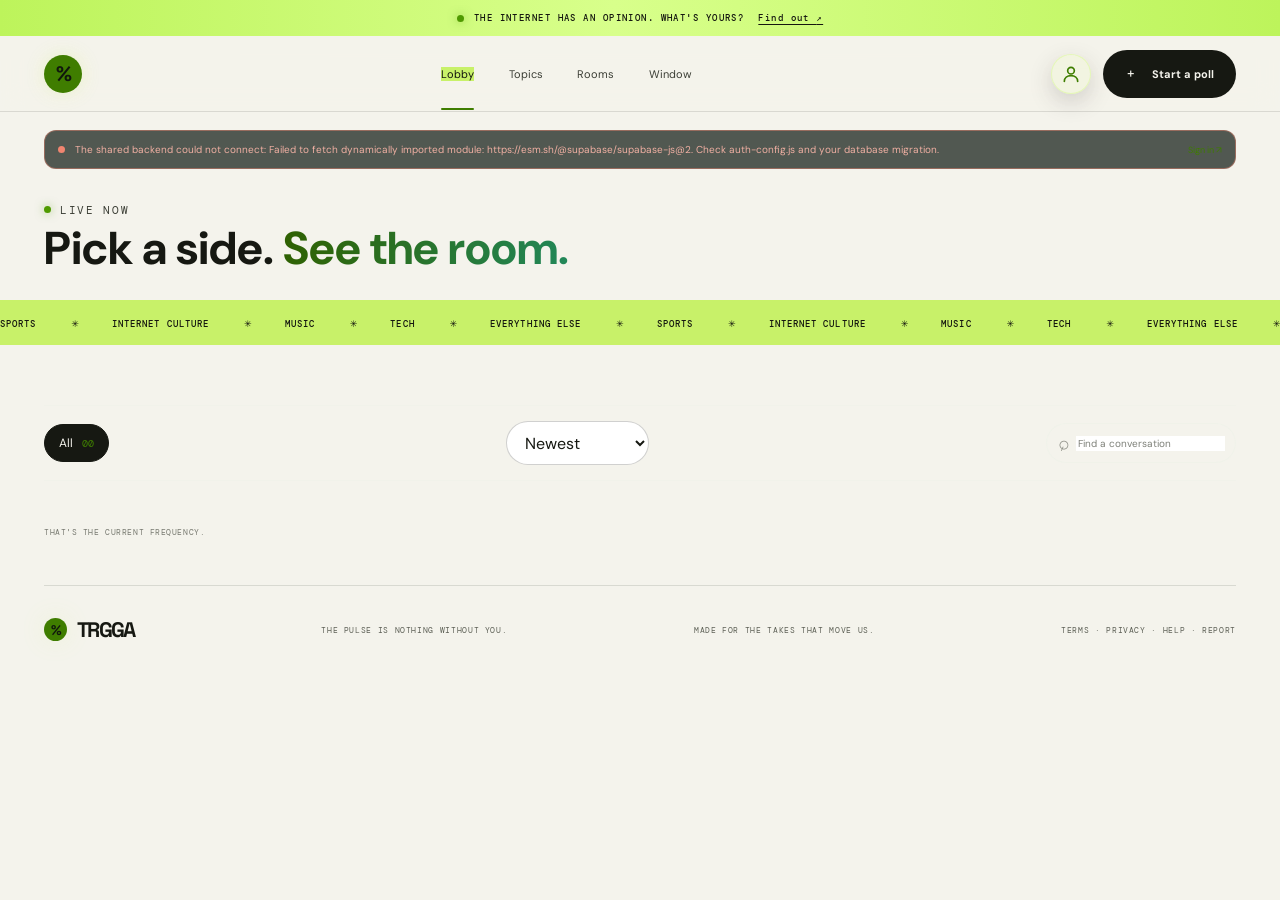
<file: index.html>
<!DOCTYPE html>
<html lang="en">
<head>
  <meta charset="UTF-8">
  <meta name="viewport" content="width=device-width, initial-scale=1.0, viewport-fit=cover">
  <meta name="theme-color" content="#11120f"><meta name="apple-mobile-web-app-title" content="Trgga"><link rel="manifest" href="manifest.webmanifest"><link rel="icon" href="icon-192.png" type="image/png"><link rel="apple-touch-icon" href="icon-192.png">
  <meta name="description" content="The pulse of what people actually think. Vote, debate, and see where the culture stands on TRGGA.">
  <title>TRGGA — The culture, in real time</title>
  <link rel="preconnect" href="https://fonts.googleapis.com">
  <link rel="preconnect" href="https://fonts.gstatic.com" crossorigin>
  <link href="https://fonts.googleapis.com/css2?family=DM+Mono:wght@400;500&family=DM+Sans:wght@400;500;600;700;800&family=Space+Grotesk:wght@500;600;700&display=swap" rel="stylesheet">
  <meta property="og:type" content="website"><meta property="og:site_name" content="TRGGA"><meta property="og:title" content="TRGGA - Pick a side"><meta property="og:description" content="Polls, debates and the daily pulse. Pick a side and see where the room lands."><meta property="og:image" content="https://trggr.netlify.app/og-image.png"><meta property="og:url" content="https://trggr.netlify.app/"><meta name="twitter:image" content="https://trggr.netlify.app/og-image.png"><meta name="twitter:card" content="summary_large_image">
  <link rel="stylesheet" href="style.css">
<script src="theme.js?v=7"></script></head>
<body class="home-page">
  <div class="announcement"><span class="live-dot"></span> THE INTERNET HAS AN OPINION. WHAT'S YOURS? <a href="#polls">Find out <span aria-hidden="true">↗</span></a></div>
  <header class="site-header">
    <a class="wordmark" href="index.html" aria-label="TRGGA home">TRGGA</a>
    <nav class="main-nav" aria-label="Main navigation">
      <a class="active" href="index.html">Lobby</a>
      
      <a href="topics.html">Topics</a>
      <a href="community.html">Rooms</a><a class="iwindow-link" href="window.html">Window</a>
    </nav>
    <div class="header-actions">
      <a class="button button-profile icon-only" href="profile.html" aria-label="Open your profile"><svg viewBox="0 0 24 24" width="20" height="20" fill="none" stroke="currentColor" stroke-width="2" stroke-linecap="round" stroke-linejoin="round" aria-hidden="true"><circle cx="12" cy="8" r="4"/><path d="M4 21c0-4.4 3.6-7 8-7s8 2.6 8 7"/></svg></a>
      <a class="button button-dark button-small" href="create.html">＋ <span>Start a poll</span></a>
    </div>
  </header>

  <main>
    <div class="backend-notice shell" id="backend-status" role="status" aria-live="polite" hidden>
      <span class="backend-indicator" aria-hidden="true"></span>
      <span class="backend-message"></span>
      <a href="login.html">Sign in ↗</a>
    </div>
    <section class="lobby-top shell" aria-label="Live now">
      <div class="lobby-heading">
        <div>
          <div class="eyebrow"><span class="live-dot"></span> LIVE NOW</div>
          <h1>Pick a side. <span class="highlight">See the room.</span></h1>
        </div>
        <p class="live-stats" id="live-stats" aria-live="polite"></p>
      </div>
      <div class="featured" id="featured" hidden aria-label="Official polls" aria-roledescription="carousel">
        <div class="featured-track" id="featured-track"></div>
        <div class="featured-dots" id="featured-dots"></div>
      </div>
    </section>
    <div class="ticker" aria-label="Popular topics">
      <div class="ticker-track"><span>SPORTS <b>✳</b></span><span>INTERNET CULTURE <b>✳</b></span><span>MUSIC <b>✳</b></span><span>TECH <b>✳</b></span><span>EVERYTHING ELSE <b>✳</b></span><span>SPORTS <b>✳</b></span><span>INTERNET CULTURE <b>✳</b></span><span>MUSIC <b>✳</b></span><span>TECH <b>✳</b></span><span>EVERYTHING ELSE <b>✳</b></span></div>
    </div>

    <section class="content-section lobby-polls shell" id="polls">
      <div class="feed-toolbar">
        <div class="filter-list" id="filters" role="group" aria-label="Filter polls by category">
          <button class="filter-chip active" data-category="All">All <span class="filter-count" id="poll-count">00</span></button>
        </div>
        <div class="pulse-active" id="pulse-active" hidden><span id="pulse-active-label"></span><button type="button" id="pulse-clear">Show all polls</button></div>
        <select class="sort-select" id="poll-sort" aria-label="Sort polls"><option value="newest">Newest</option><option value="trending">Trending</option><option value="closing">Closing soon</option></select><label class="search-box"><span aria-hidden="true">⌕</span><input id="poll-search" type="search" placeholder="Find a conversation" aria-label="Search polls"></label>
      </div>
      <div class="poll-grid" id="poll-grid" aria-live="polite"></div>
      <div class="empty-state" id="empty-state" hidden><span>Nothing on that frequency.</span><p>Try another search, or start a conversation of your own.</p><a class="button button-dark button-small" id="pulse-sign-in" href="login.html?next=index.html%23polls" hidden>Sign in <span aria-hidden="true">↗</span></a><a class="button button-dark button-small" href="create.html">Create a poll <span aria-hidden="true">↗</span></a></div>
      <div class="feed-footer"><span>THAT'S THE CURRENT FREQUENCY.</span><button class="button button-dark button-small" id="see-more" type="button" hidden>See more <span aria-hidden="true">↓</span></button></div>
    </section>

  </main>

  <footer class="site-footer shell"><a class="wordmark" href="index.html">TRGGA</a><span>THE PULSE IS NOTHING WITHOUT YOU.</span><span>MADE FOR THE TAKES THAT MOVE US.</span><span><a href="terms.html">TERMS</a> · <a href="privacy.html">PRIVACY</a> · <a href="help.html">HELP</a> · <a href="report.html">REPORT</a></span></footer>
  <script src="poll-data.js?v=2"></script>
  <script src="auth-config.js"></script>
  <script type="module" src="app.js?v=21"></script>
  <script type="module" src="site-nav.js?v=7"></script>
</body>
</html>
</file>
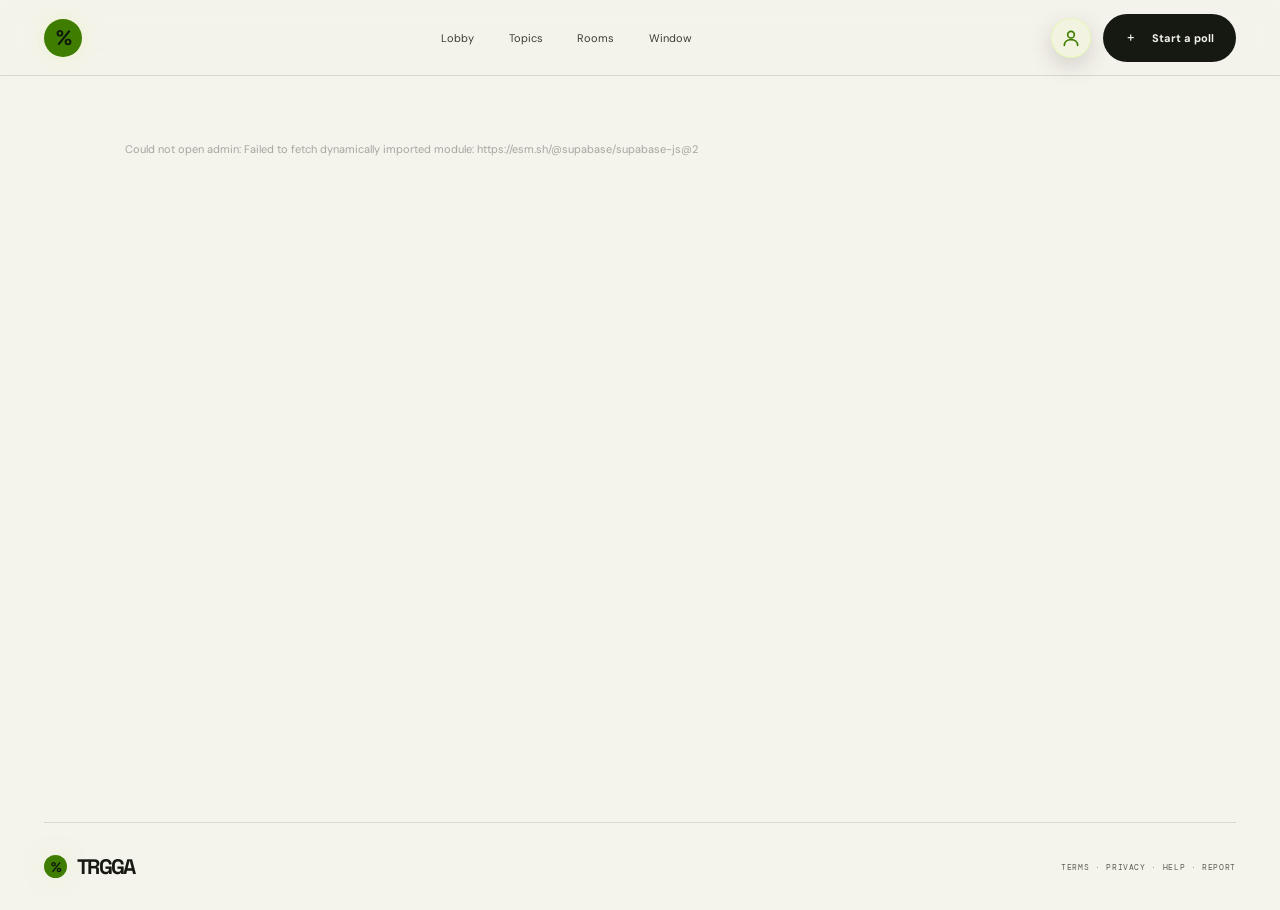
<file: admin.html>
<!DOCTYPE html>
<html lang="en">
<head>
  <meta charset="UTF-8">
  <meta name="viewport" content="width=device-width, initial-scale=1.0, viewport-fit=cover">
  <meta name="theme-color" content="#11120f"><meta name="apple-mobile-web-app-title" content="Trgga"><link rel="manifest" href="manifest.webmanifest"><link rel="icon" href="icon-192.png" type="image/png"><link rel="apple-touch-icon" href="icon-192.png">
  <meta name="description" content="TRGGA admin control room.">
  <title>Admin — TRGGA</title>
  <link rel="preconnect" href="https://fonts.googleapis.com">
  <link rel="preconnect" href="https://fonts.gstatic.com" crossorigin>
  <link href="https://fonts.googleapis.com/css2?family=DM+Mono:wght@400;500&family=DM+Sans:wght@400;500;600;700;800&family=Space+Grotesk:wght@500;600;700&display=swap" rel="stylesheet">
  <link rel="stylesheet" href="style.css">
<script src="theme.js?v=7"></script></head>
<body class="profile-page admin-page">
  <header class="site-header">
    <a class="wordmark" href="index.html" aria-label="TRGGA home">TRGGA</a>
    <nav class="main-nav" aria-label="Main navigation">
      <a href="index.html">Lobby</a><a href="topics.html">Topics</a><a href="community.html">Rooms</a><a class="iwindow-link" href="window.html">Window</a>
    </nav>
    <div class="header-actions"><a class="button button-profile icon-only" href="profile.html" aria-label="Open your profile"><svg viewBox="0 0 24 24" width="20" height="20" fill="none" stroke="currentColor" stroke-width="2" stroke-linecap="round" stroke-linejoin="round" aria-hidden="true"><circle cx="12" cy="8" r="4"/><path d="M4 21c0-4.4 3.6-7 8-7s8 2.6 8 7"/></svg></a><a class="button button-dark button-small" href="create.html">＋ <span>Start a poll</span></a></div>
  </header>

  <main class="profile-shell">
    <div class="profile-status" id="admin-status" role="status" aria-live="polite">Checking access…</div>
    <section class="profile-signed-out" id="admin-gate" hidden><h1>Not authorised</h1><p>This area is for TRGGA admins only.</p><a class="button button-lime" href="index.html">Back to the Lobby</a></section>
    <div class="profile-dashboard" id="admin-panel" hidden>
      <section class="profile-hero"><div><span class="eyebrow"><span class="live-dot"></span> ADMIN ONLY</span><h1>Control room</h1><p class="profile-member-since">Moderate reported polls and publish official ones.</p></div></section>
      <section class="profile-panel"><div class="profile-panel-heading"><div><span class="eyebrow">AT A GLANCE</span><h2>Platform overview</h2></div></div><div class="stat-grid" id="admin-stats"></div><div class="daily-chart" id="admin-chart" aria-label="Votes per day, last 14 days"></div></section>
      <section class="profile-panel"><div class="profile-panel-heading"><div><span class="eyebrow">TRGGA DESK</span><h2>Official polls: how they are doing</h2></div></div><div class="admin-queue" id="admin-official"></div></section>
      <section class="profile-panel"><div class="profile-panel-heading"><div><span class="eyebrow">ALL POLLS</span><h2>Poll performance</h2></div></div><div class="admin-queue" id="admin-polls"></div></section>
      <section class="profile-panel"><div class="profile-panel-heading"><div><span class="eyebrow">COMMUNITY</span><h2>Newest members</h2></div></div><div class="admin-queue" id="admin-members"></div></section>
      <section class="profile-panel"><div class="profile-panel-heading"><div><span class="eyebrow">OFFICIAL POLL</span><h2>Publish from the TRGGA desk</h2></div></div>
        <form class="profile-form" id="official-form">
          <label for="official-question">Question<input id="official-question" maxlength="110" required></label>
          <fieldset class="official-options"><legend>Options (2-4) with optional images</legend>
<div class="official-row"><input class="official-option" maxlength="40" required placeholder="Option 1"><label class="official-image-label">Image<input class="official-image" type="file" accept="image/jpeg,image/png,image/webp"></label><img class="official-preview" alt="" hidden></div>
<div class="official-row"><input class="official-option" maxlength="40" required placeholder="Option 2"><label class="official-image-label">Image<input class="official-image" type="file" accept="image/jpeg,image/png,image/webp"></label><img class="official-preview" alt="" hidden></div>
<div class="official-row"><input class="official-option" maxlength="40" placeholder="Option 3 (optional)"><label class="official-image-label">Image<input class="official-image" type="file" accept="image/jpeg,image/png,image/webp"></label><img class="official-preview" alt="" hidden></div>
<div class="official-row"><input class="official-option" maxlength="40" placeholder="Option 4 (optional)"><label class="official-image-label">Image<input class="official-image" type="file" accept="image/jpeg,image/png,image/webp"></label><img class="official-preview" alt="" hidden></div>
</fieldset>
          <label for="official-tag">Label<select id="official-tag"><option>THE DAILY PULSE</option><option>THE GOAT DEBATE</option><option>FUTURE CHECK</option><option>CULTURE CHECK</option><option>BIG QUESTION</option><option selected>OFFICIAL POLL</option></select></label>
          <label for="official-category">Category<select id="official-category"></select></label>
          <label for="official-duration">Voting stays open<select id="official-duration"><option value="">No time limit</option><option value="24">24 hours</option><option value="72">3 days</option><option value="168">7 days</option></select></label>
          <p class="profile-form-status" id="official-status" role="status" aria-live="polite"></p>
          <button class="button button-lime button-small" type="submit">Publish ↗</button>
        </form></section>
      <section class="profile-panel"><div class="profile-panel-heading"><div><span class="eyebrow">FROM THE FOOTER FORM</span><h2>Member reports</h2></div></div><div class="admin-queue" id="admin-reports"></div></section>
      <section class="profile-panel"><div class="profile-panel-heading"><div><span class="eyebrow">MODERATION</span><h2>Reported polls</h2></div></div><div class="admin-queue" id="admin-queue"></div></section>
      <section class="profile-panel"><div class="profile-panel-heading"><div><span class="eyebrow">MODERATION</span><h2>Reported takes</h2></div></div><div class="admin-queue" id="admin-takes"></div></section>
    </div>
  </main>
  <footer class="site-footer shell"><a class="wordmark" href="index.html">TRGGA</a><span><a href="terms.html">TERMS</a> · <a href="privacy.html">PRIVACY</a> · <a href="help.html">HELP</a> · <a href="report.html">REPORT</a></span></footer>
  <script src="auth-config.js"></script>
  <script type="module" src="admin.js"></script>
  <script type="module" src="site-nav.js?v=7"></script>
</body>
</html>
</file>
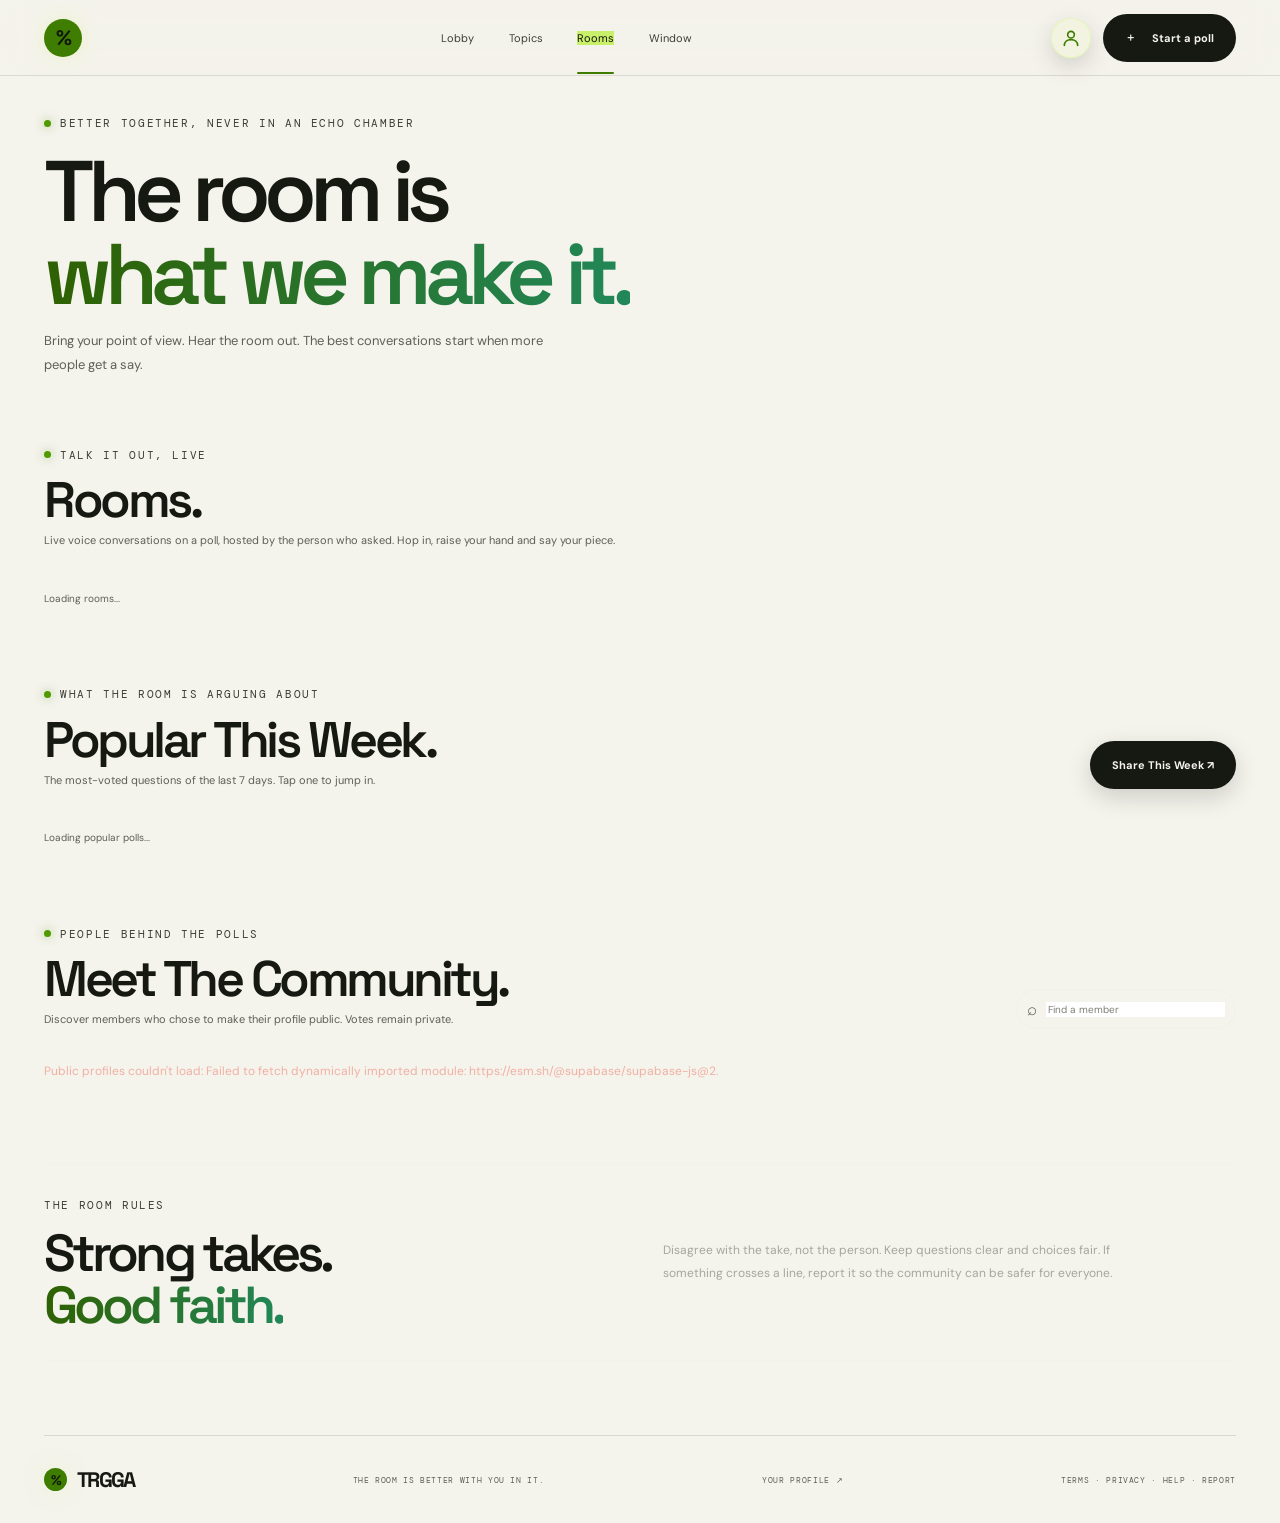
<file: community.html>
<!DOCTYPE html>
<html lang="en">
<head>
    <meta charset="UTF-8">
    <meta name="viewport" content="width=device-width, initial-scale=1.0, viewport-fit=cover">
    <title>TRGGA | Rooms</title>
    <link rel="preconnect" href="https://fonts.googleapis.com">
    <link rel="preconnect" href="https://fonts.gstatic.com" crossorigin>
    <link href="https://fonts.googleapis.com/css2?family=DM+Mono:wght@400;500&family=DM+Sans:wght@400;500;600;700;800&family=Space+Grotesk:wght@500;600;700&display=swap" rel="stylesheet">
    <meta property="og:type" content="website"><meta property="og:site_name" content="TRGGA"><meta property="og:title" content="TRGGA - Pick a side"><meta property="og:description" content="Polls, debates and the daily pulse. Pick a side and see where the room lands."><meta property="og:image" content="https://trggr.netlify.app/og-image.png"><meta property="og:url" content="https://trggr.netlify.app/"><meta name="twitter:image" content="https://trggr.netlify.app/og-image.png"><meta name="twitter:card" content="summary_large_image">
  <meta name="apple-mobile-web-app-title" content="Trgga"><link rel="manifest" href="manifest.webmanifest"><link rel="icon" href="icon-192.png" type="image/png"><link rel="apple-touch-icon" href="icon-192.png"><link rel="stylesheet" href="style.css">
<script src="theme.js?v=7"></script></head>
<body>
<header class="site-header">
    <a class="wordmark" href="index.html" aria-label="TRGGA home">TRGGA</a>
    <nav class="main-nav" aria-label="Main navigation"><a href="index.html">Lobby</a><a href="topics.html">Topics</a><a class="active" href="community.html">Rooms</a><a class="iwindow-link" href="window.html">Window</a></nav>
    <div class="header-actions"><a class="button button-profile icon-only" href="profile.html" aria-label="Open your profile"><svg viewBox="0 0 24 24" width="20" height="20" fill="none" stroke="currentColor" stroke-width="2" stroke-linecap="round" stroke-linejoin="round" aria-hidden="true"><circle cx="12" cy="8" r="4"/><path d="M4 21c0-4.4 3.6-7 8-7s8 2.6 8 7"/></svg></a><a class="button button-dark button-small" href="create.html">＋ <span>Start a poll</span></a></div>
</header>
<main>
<section class="hero-small shell supporting-hero">
    <span class="eyebrow"><span class="live-dot"></span> BETTER TOGETHER, NEVER IN AN ECHO CHAMBER</span>
    <h1>The room is<br><span class="highlight">what we make it.</span></h1>
    <p>Bring your point of view. Hear the room out. The best conversations start when more people get a say.</p>
</section>

<section class="member-directory shell" id="rooms">
    <div class="directory-heading"><div><span class="eyebrow"><span class="live-dot"></span> TALK IT OUT, LIVE</span><h2>Rooms.</h2><p>Live voice conversations on a poll, hosted by the person who asked. Hop in, raise your hand and say your piece.</p></div></div>
    <div class="room-grid" id="rooms-grid" aria-live="polite"><p class="profile-empty">Loading rooms...</p></div>
</section>

<section class="member-directory shell" id="trending">
    <div class="directory-heading"><div><span class="eyebrow"><span class="live-dot"></span> WHAT THE ROOM IS ARGUING ABOUT</span><h2>Popular This Week.</h2><p>The most-voted questions of the last 7 days. Tap one to jump in.</p></div><button class="button button-dark button-small" id="share-trending" type="button">Share This Week ↗</button></div>
    <div class="member-grid" id="trending-grid" aria-live="polite"><p class="profile-empty">Loading popular polls...</p></div>
</section>

<section class="member-directory shell" id="members">
    <div class="directory-heading"><div><span class="eyebrow"><span class="live-dot"></span> PEOPLE BEHIND THE POLLS</span><h2>Meet The Community.</h2><p>Discover members who chose to make their profile public. Votes remain private.</p></div><label class="directory-search"><span aria-hidden="true">⌕</span><input id="member-search" type="search" placeholder="Find a member" aria-label="Search members"></label></div>
    <div class="member-grid" id="member-grid" aria-live="polite"><p class="profile-empty">Loading public profiles…</p></div>
    <button class="button button-dark button-small list-more" id="member-more" type="button" hidden>See more members</button>
    <p class="category-load-error" id="member-status" role="status" hidden></p>
</section>

<section class="community-guidelines shell">
    <div><span class="eyebrow">THE ROOM RULES</span><h2>Strong takes.<br><span class="highlight">Good faith.</span></h2></div>
    <p>Disagree with the take, not the person. Keep questions clear and choices fair. If something crosses a line, report it so the community can be safer for everyone.</p>
</section>
</main>
<footer class="site-footer shell"><a class="wordmark" href="index.html">TRGGA</a><span>THE ROOM IS BETTER WITH YOU IN IT.</span><span><a href="profile.html">YOUR PROFILE ↗</a></span><span><a href="terms.html">TERMS</a> · <a href="privacy.html">PRIVACY</a> · <a href="help.html">HELP</a> · <a href="report.html">REPORT</a></span></footer>
<script src="auth-config.js"></script>
<script type="module" src="community.js?v=2"></script>
<script type="module" src="rooms.js?v=4"></script>
<script type="module" src="site-nav.js?v=7"></script>
</body>
</html>
</file>
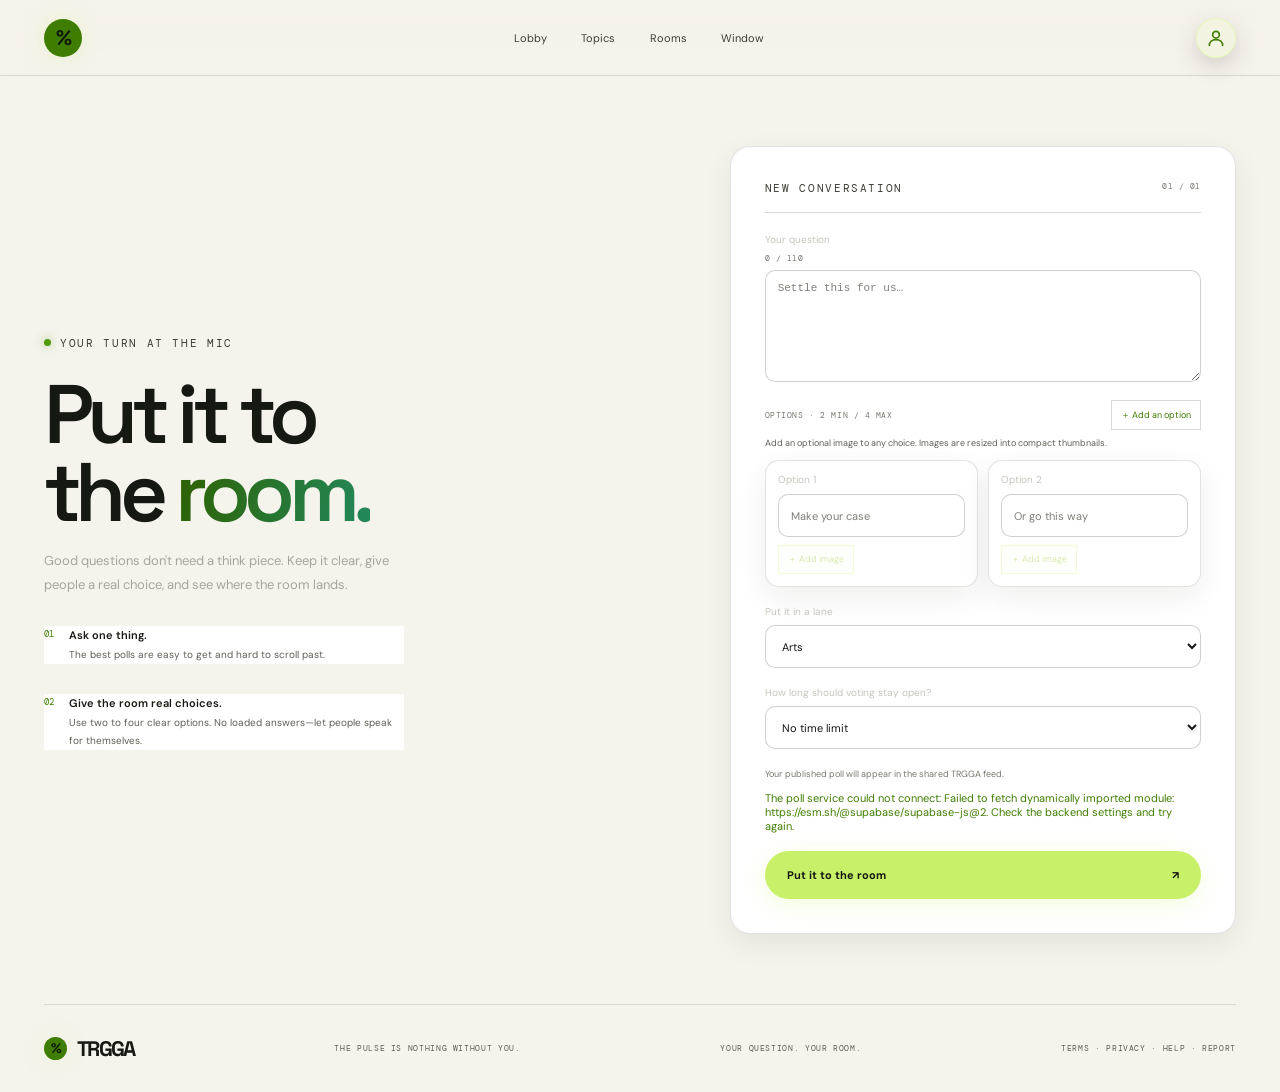
<file: create.html>
<!DOCTYPE html>
<html lang="en">
<head>
  <meta charset="UTF-8">
  <meta name="viewport" content="width=device-width, initial-scale=1.0, viewport-fit=cover">
  <meta name="theme-color" content="#11120f"><meta name="apple-mobile-web-app-title" content="Trgga"><link rel="manifest" href="manifest.webmanifest"><link rel="icon" href="icon-192.png" type="image/png"><link rel="apple-touch-icon" href="icon-192.png">
  <title>Start a poll — TRGGA</title>
  <link rel="preconnect" href="https://fonts.googleapis.com">
  <link rel="preconnect" href="https://fonts.gstatic.com" crossorigin>
  <link href="https://fonts.googleapis.com/css2?family=DM+Mono:wght@400;500&family=DM+Sans:wght@400;500;600;700;800&family=Space+Grotesk:wght@500;600;700&display=swap" rel="stylesheet">
  <link rel="stylesheet" href="style.css">
<script src="theme.js?v=7"></script></head>
<body>
  <header class="site-header">
    <a class="wordmark" href="index.html" aria-label="TRGGA home">TRGGA</a>
    <nav class="main-nav" aria-label="Main navigation">
      <a href="index.html">Lobby</a><a href="topics.html">Topics</a><a href="community.html">Rooms</a><a class="iwindow-link" href="window.html">Window</a>
    </nav>
    <div class="header-actions"><a class="button button-profile icon-only" href="profile.html" aria-label="Open your profile"><svg viewBox="0 0 24 24" width="20" height="20" fill="none" stroke="currentColor" stroke-width="2" stroke-linecap="round" stroke-linejoin="round" aria-hidden="true"><circle cx="12" cy="8" r="4"/><path d="M4 21c0-4.4 3.6-7 8-7s8 2.6 8 7"/></svg></a></div>
  </header>
  <main class="create-layout shell">
    <section class="create-intro">
      <span class="eyebrow"><span class="live-dot"></span> YOUR TURN AT THE MIC</span>
      <h1>Put it to<br>the <span class="highlight">room.</span></h1>
      <p>Good questions don't need a think piece. Keep it clear, give people a real choice, and see where the room lands.</p>
      <div class="create-tip"><span>01</span><p><strong>Ask one thing.</strong><br>The best polls are easy to get and hard to scroll past.</p></div>
      <div class="create-tip"><span>02</span><p><strong>Give the room real choices.</strong><br>Use two to four clear options. No loaded answers—let people speak for themselves.</p></div>
    </section>
    <section class="create-panel">
      <div class="create-panel-heading"><span class="eyebrow">NEW CONVERSATION</span><span class="panel-step">01 / 01</span></div>
      <form class="create-form" id="create-poll-form">
        <label for="question">Your question <span class="field-count" id="question-count">0 / 110</span>
          <textarea id="question" name="question" maxlength="110" placeholder="Settle this for us…" required></textarea>
        </label>
        <div class="choice-builder">
          <div class="choice-builder-heading"><span class="field-count">OPTIONS · 2 MIN / 4 MAX</span><button class="choice-add" id="add-choice" type="button">＋ Add an option</button></div>
          <p class="choice-image-guidance">Add an optional image to any choice. Images are resized into compact thumbnails.</p>
          <div class="choice-inputs" id="choice-inputs">
            <div class="choice-field">
              <label for="option-1">Option 1</label>
              <input id="option-1" name="options" maxlength="40" placeholder="Make your case" required>
              <input id="option-image-1" class="choice-image-file" type="file" accept="image/jpeg,image/png,image/webp" hidden>
              <div class="choice-image-actions"><button class="choice-image-trigger" type="button" aria-label="Add an image for option 1">＋ Add image</button><button class="choice-image-remove" type="button" aria-label="Remove image from option 1" hidden>Remove image</button></div>
              <img class="choice-image-preview" alt="" hidden>
              <button class="choice-remove" type="button" hidden>Remove option</button>
            </div>
            <div class="choice-field">
              <label for="option-2">Option 2</label>
              <input id="option-2" name="options" maxlength="40" placeholder="Or go this way" required>
              <input id="option-image-2" class="choice-image-file" type="file" accept="image/jpeg,image/png,image/webp" hidden>
              <div class="choice-image-actions"><button class="choice-image-trigger" type="button" aria-label="Add an image for option 2">＋ Add image</button><button class="choice-image-remove" type="button" aria-label="Remove image from option 2" hidden>Remove image</button></div>
              <img class="choice-image-preview" alt="" hidden>
              <button class="choice-remove" type="button" hidden>Remove option</button>
            </div>
          </div>
        </div>
        <label for="category">Put it in a lane
          <select id="category" name="category" required></select>
        </label>
        <label for="duration">How long should voting stay open?
          <select id="duration" name="duration">
            <option value="">No time limit</option>
            <option value="1">1 hour</option>
            <option value="24">24 hours</option>
            <option value="72">3 days</option>
            <option value="168">7 days</option>
          </select>
        </label>
        <p class="create-disclaimer" id="create-mode-note">Your poll will be shared with the TRGGA community after you sign in.</p>
        <p class="form-note" id="form-note" role="status" aria-live="polite"></p>
        <button class="button button-lime create-submit" type="submit">Put it to the room <span aria-hidden="true">↗</span></button>
      </form>
    </section>
  </main>
  <footer class="site-footer shell"><a class="wordmark" href="index.html">TRGGA</a><span>THE PULSE IS NOTHING WITHOUT YOU.</span><span>YOUR QUESTION. YOUR ROOM.</span><span><a href="terms.html">TERMS</a> · <a href="privacy.html">PRIVACY</a> · <a href="help.html">HELP</a> · <a href="report.html">REPORT</a></span></footer>
  <script src="poll-data.js?v=2"></script>
  <script src="auth-config.js"></script>
  <script type="module" src="create.js"></script>
  <script type="module" src="site-nav.js?v=7"></script>
</body>
</html>
</file>
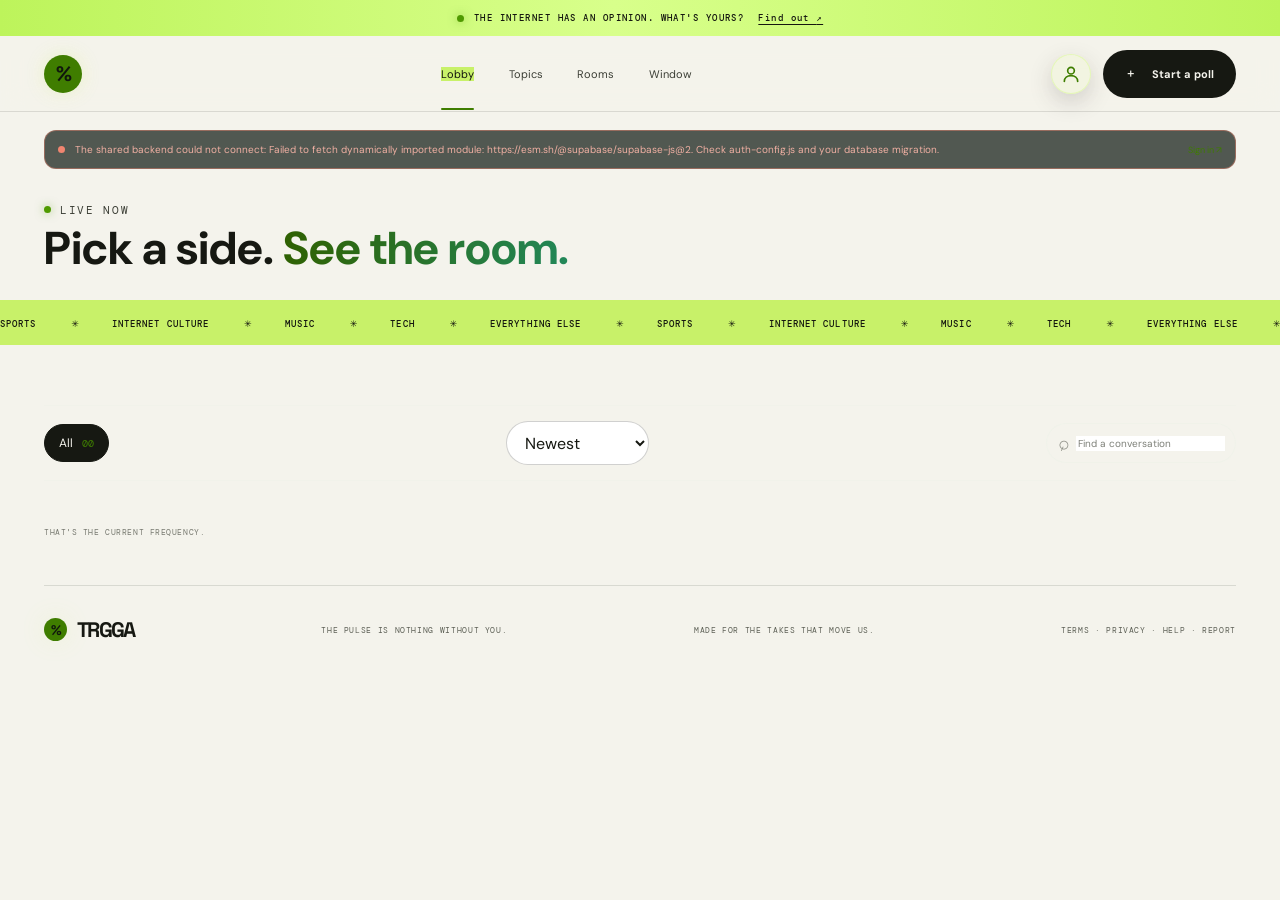
<file: explore.html>
<!doctype html><html lang="en"><head><meta charset="utf-8"><title>TRGGA</title><meta http-equiv="refresh" content="0;url=index.html"><link rel="canonical" href="index.html"><script>location.replace("index.html"+location.search+location.hash)</script></head><body><a href="index.html">Go to the Lobby</a></body></html>
</file>
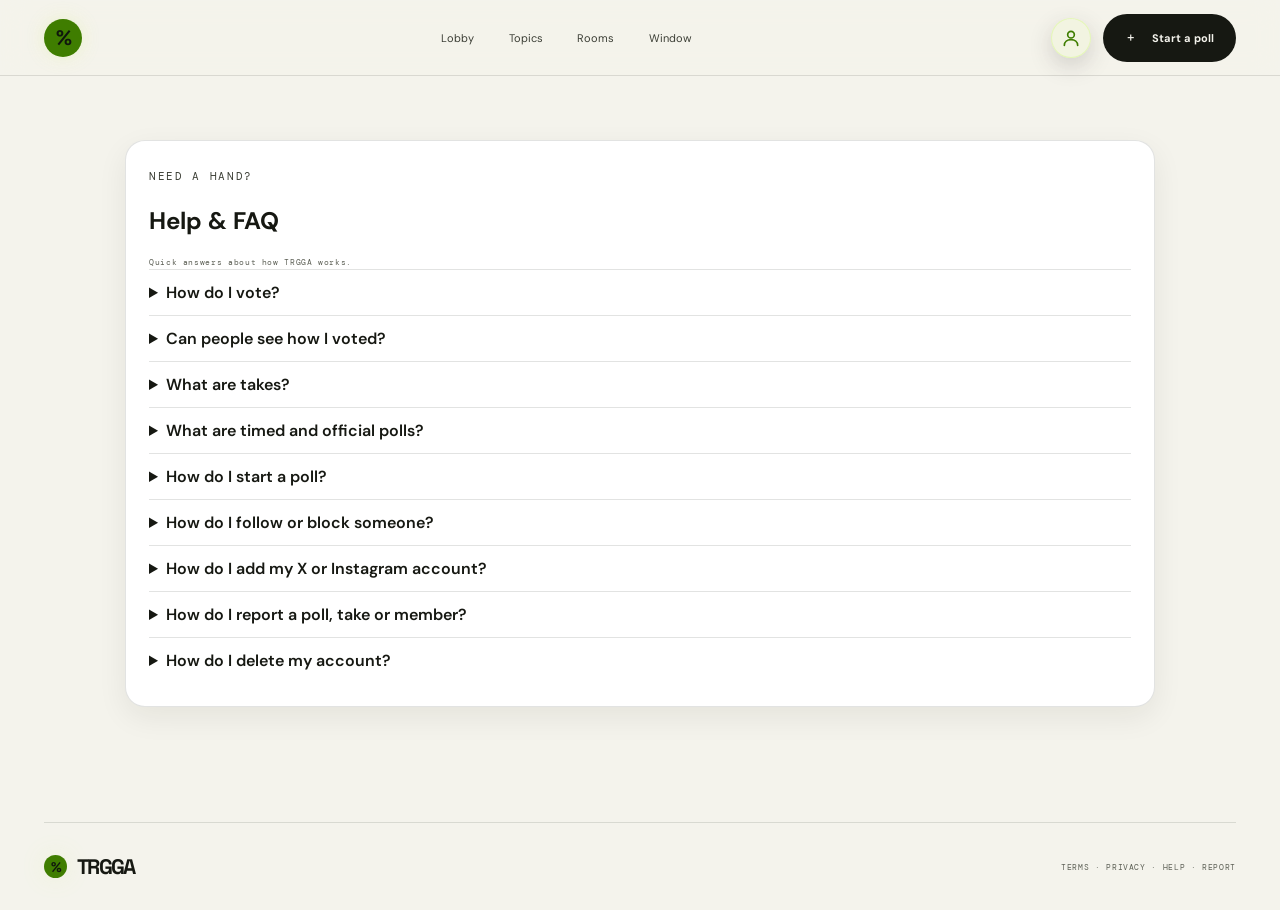
<file: help.html>
<!DOCTYPE html>
<html lang="en">
<head>
  <meta charset="UTF-8">
  <meta name="viewport" content="width=device-width, initial-scale=1.0, viewport-fit=cover">
  <meta name="theme-color" content="#11120f"><meta name="apple-mobile-web-app-title" content="Trgga"><link rel="manifest" href="manifest.webmanifest"><link rel="icon" href="icon-192.png" type="image/png"><link rel="apple-touch-icon" href="icon-192.png">
  <meta name="description" content="Help and how TRGGA works.">
  <title>Help — TRGGA</title>
  <link rel="preconnect" href="https://fonts.googleapis.com">
  <link rel="preconnect" href="https://fonts.gstatic.com" crossorigin>
  <link href="https://fonts.googleapis.com/css2?family=DM+Mono:wght@400;500&family=DM+Sans:wght@400;500;600;700;800&family=Space+Grotesk:wght@500;600;700&display=swap" rel="stylesheet">
  <link rel="stylesheet" href="style.css">
<script src="theme.js?v=7"></script></head>
<body class="profile-page">
  <header class="site-header">
    <a class="wordmark" href="index.html" aria-label="TRGGA home">TRGGA</a>
    <nav class="main-nav" aria-label="Main navigation">
      <a href="index.html">Lobby</a><a href="topics.html">Topics</a><a href="community.html">Rooms</a><a class="iwindow-link" href="window.html">Window</a>
    </nav>
    <div class="header-actions"><a class="button button-profile icon-only" href="profile.html" aria-label="Open your profile"><svg viewBox="0 0 24 24" width="20" height="20" fill="none" stroke="currentColor" stroke-width="2" stroke-linecap="round" stroke-linejoin="round" aria-hidden="true"><circle cx="12" cy="8" r="4"/><path d="M4 21c0-4.4 3.6-7 8-7s8 2.6 8 7"/></svg></a><a class="button button-dark button-small" href="create.html">＋ <span>Start a poll</span></a></div>
  </header>

  <main class="profile-shell legal"><section class="profile-panel"><span class="eyebrow">NEED A HAND?</span><h1>Help &amp; FAQ</h1><p class="profile-member-since">Quick answers about how TRGGA works.</p>
<details class="faq"><summary>How do I vote?</summary><p>Sign in with Google, open any poll and tap an option. You get one vote per poll and it can't be changed.</p></details>
<details class="faq"><summary>Can people see how I voted?</summary><p>No. Your individual votes stay private. Others only see totals, and polls you create show results to you in Profile.</p></details>
<details class="faq"><summary>What are takes?</summary><p>After you vote you can add one short take (100 characters) to a poll. Members can agree with takes, and the three most agreed show first.</p></details>
<details class="faq"><summary>What are timed and official polls?</summary><p>Timed polls close automatically and then show final results. Official polls, like the Daily Pulse, come from the TRGGA team.</p></details>
<details class="faq"><summary>How do I start a poll?</summary><p>Tap Start a poll, ask your question, add two to four options (with optional images) and publish. Poll creation is rate-limited to keep the room tidy.</p></details>
<details class="faq"><summary>How do I follow or block someone?</summary><p>Open a member's profile from Community. Follow keeps up with their polls; Block hides you from each other and removes follows both ways. Manage blocks in Profile.</p></details>
<details class="faq"><summary>How do I add my X or Instagram account?</summary><p>In Profile, add your handles under Your details. It appears on your public profile only if you are in the member directory.</p></details>
<details class="faq"><summary>How do I report a poll, take or member?</summary><p>Use the <a href="report.html">Report page</a>, paste the link and explain what happened.</p></details>
<details class="faq"><summary>How do I delete my account?</summary><p>Go to Profile, scroll to the bottom and choose Delete my account. See our <a href="privacy.html">Privacy page</a> for what is removed.</p></details>
</section></main>  <footer class="site-footer shell"><a class="wordmark" href="index.html">TRGGA</a><span><a href="terms.html">TERMS</a> · <a href="privacy.html">PRIVACY</a> · <a href="help.html">HELP</a> · <a href="report.html">REPORT</a></span></footer>
  <script src="auth-config.js"></script>
  
  <script type="module" src="site-nav.js?v=7"></script>
</body>
</html>
</file>
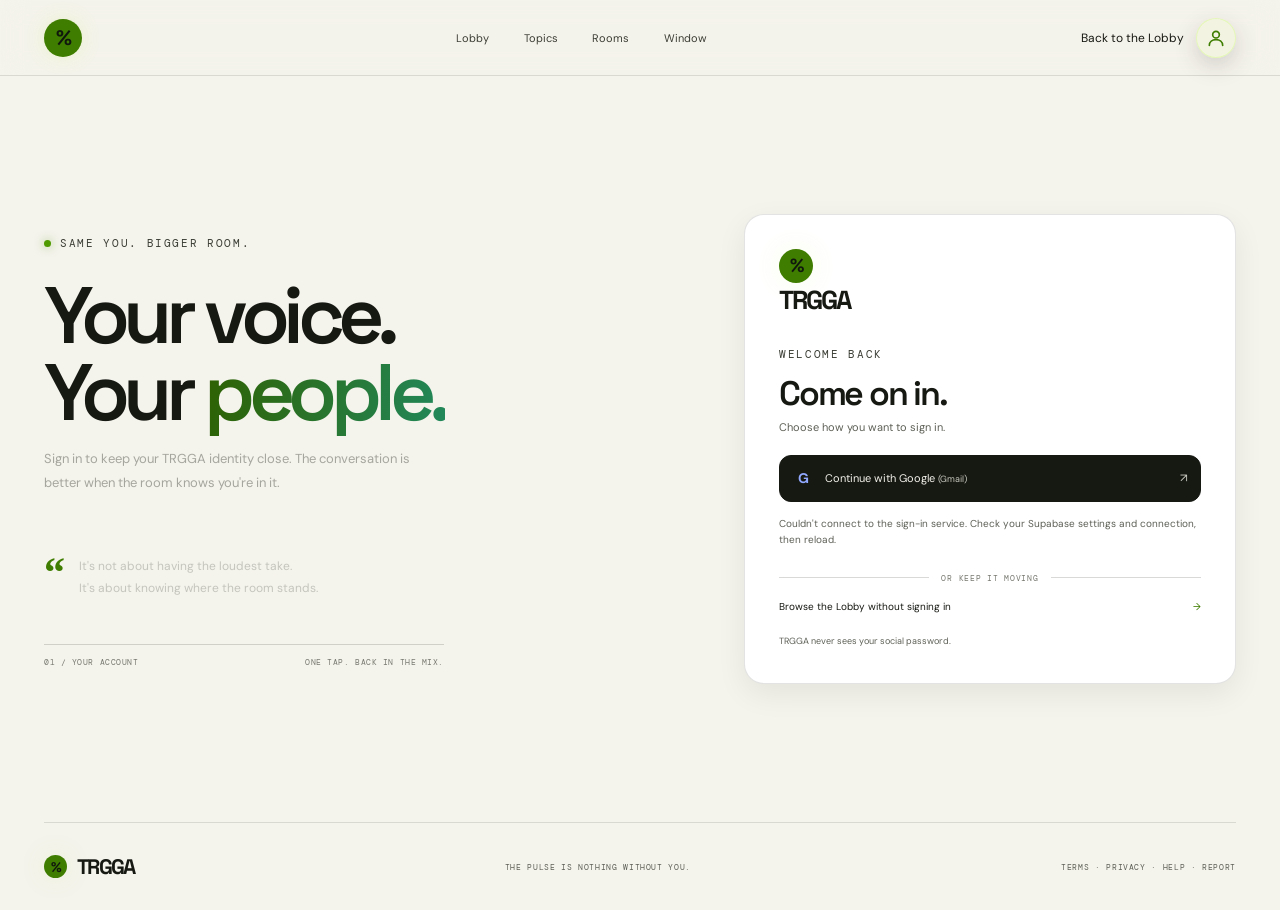
<file: login.html>
<!DOCTYPE html>
<html lang="en">
<head>
  <meta charset="UTF-8">
  <meta name="viewport" content="width=device-width, initial-scale=1.0, viewport-fit=cover">
  <meta name="theme-color" content="#11120f"><meta name="apple-mobile-web-app-title" content="Trgga"><link rel="manifest" href="manifest.webmanifest"><link rel="icon" href="icon-192.png" type="image/png"><link rel="apple-touch-icon" href="icon-192.png">
  <title>Log in — TRGGA</title>
  <link rel="preconnect" href="https://fonts.googleapis.com">
  <link rel="preconnect" href="https://fonts.gstatic.com" crossorigin>
  <link href="https://fonts.googleapis.com/css2?family=DM+Mono:wght@400;500&family=DM+Sans:wght@400;500;600;700;800&family=Space+Grotesk:wght@500;600;700&display=swap" rel="stylesheet">
  <link rel="stylesheet" href="style.css">
<script src="theme.js?v=7"></script></head>
<body>
  <header class="site-header">
    <a class="wordmark" href="index.html" aria-label="TRGGA home">TRGGA</a>
    <nav class="main-nav" aria-label="Main navigation">
      <a href="index.html">Lobby</a><a href="topics.html">Topics</a><a href="community.html">Rooms</a><a class="iwindow-link" href="window.html">Window</a>
    </nav>
    <div class="header-actions"><a class="nav-login" href="index.html">Back to the Lobby</a><a class="button button-profile icon-only" href="profile.html" aria-label="Open your profile"><svg viewBox="0 0 24 24" width="20" height="20" fill="none" stroke="currentColor" stroke-width="2" stroke-linecap="round" stroke-linejoin="round" aria-hidden="true"><circle cx="12" cy="8" r="4"/><path d="M4 21c0-4.4 3.6-7 8-7s8 2.6 8 7"/></svg></a></div>
  </header>

  <main class="auth-layout shell">
    <section class="auth-intro">
      <span class="eyebrow"><span class="live-dot"></span> SAME YOU. BIGGER ROOM.</span>
      <h1>Your voice.<br>Your <span class="highlight">people.</span></h1>
      <p>Sign in to keep your TRGGA identity close. The conversation is better when the room knows you're in it.</p>
      <div class="auth-pullquote"><span aria-hidden="true">“</span><p>It's not about having the loudest take.<br>It's about knowing where the room stands.</p></div>
      <div class="auth-aside-note"><span>01 / YOUR ACCOUNT</span><span>ONE TAP. BACK IN THE MIX.</span></div>
    </section>

    <section class="auth-panel">
      <a class="wordmark auth-panel-logo" href="index.html">TRGGA</a>
      <span class="eyebrow">WELCOME BACK</span>
      <h2>Come on in.</h2>
      <p class="auth-panel-copy">Choose how you want to sign in.</p>
      <div class="oauth-options">
        <button class="oauth-button" type="button" data-provider="google">
          <span class="oauth-mark google-mark" aria-hidden="true">G</span><span>Continue with Google <small>(Gmail)</small></span><span class="oauth-arrow" aria-hidden="true">↗</span>
        </button>
        <button class="oauth-button" type="button" data-paused-provider="facebook" hidden>
          <span class="oauth-mark meta-mark" aria-hidden="true">f</span><span>Continue with Facebook <small>(Meta)</small></span><span class="oauth-arrow" aria-hidden="true">↗</span>
        </button>
        <button class="oauth-button" type="button" data-paused-provider="twitter" hidden>
          <span class="oauth-mark x-mark" aria-hidden="true">𝕏</span><span>Continue with X</span><span class="oauth-arrow" aria-hidden="true">↗</span>
        </button>
      </div>
      <p class="auth-status" id="auth-status" role="status" aria-live="polite">Checking sign-in setup…</p>
      <button class="auth-signout" id="sign-out" type="button" hidden>Sign out</button>
      <div class="auth-divider"><span>OR KEEP IT MOVING</span></div>
      <a class="auth-browse" href="index.html#polls">Browse the Lobby without signing in <span aria-hidden="true">→</span></a>
      <p class="auth-footnote">TRGGA never sees your social password.</p>
    </section>
  </main>

  <footer class="site-footer shell"><a class="wordmark" href="index.html">TRGGA</a><span>THE PULSE IS NOTHING WITHOUT YOU.</span><span><a href="terms.html">TERMS</a> · <a href="privacy.html">PRIVACY</a> · <a href="help.html">HELP</a> · <a href="report.html">REPORT</a></span></footer>
  <script src="auth-config.js"></script>
  <script type="module" src="auth.js?v=2"></script>
  <script type="module" src="site-nav.js?v=7"></script>
</body>
</html>
</file>
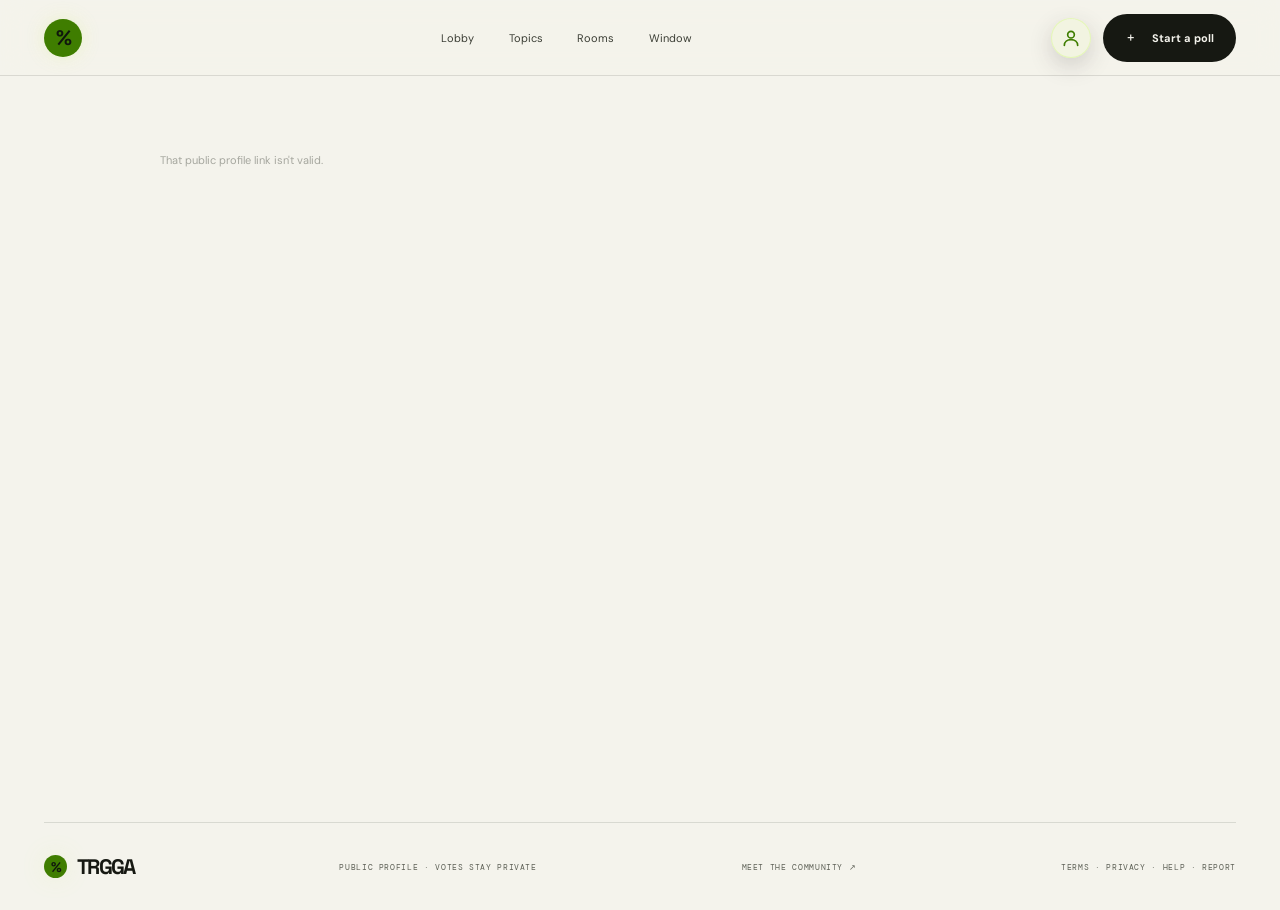
<file: member.html>
<!DOCTYPE html>
<html lang="en">
<head>
  <meta charset="UTF-8">
  <meta name="viewport" content="width=device-width, initial-scale=1.0, viewport-fit=cover">
  <meta name="theme-color" content="#11120f"><meta name="apple-mobile-web-app-title" content="Trgga"><link rel="manifest" href="manifest.webmanifest"><link rel="icon" href="icon-192.png" type="image/png"><link rel="apple-touch-icon" href="icon-192.png">
  <meta name="description" content="Meet the people shaping the TRGGA conversation.">
  <title>Member profile — TRGGA</title>
  <link rel="preconnect" href="https://fonts.googleapis.com">
  <link rel="preconnect" href="https://fonts.gstatic.com" crossorigin>
  <link href="https://fonts.googleapis.com/css2?family=DM+Mono:wght@400;500&family=DM+Sans:wght@400;500;600;700;800&family=Space+Grotesk:wght@500;600;700&display=swap" rel="stylesheet">
  <link rel="stylesheet" href="style.css">
<script src="theme.js?v=7"></script></head>
<body>
  <header class="site-header">
    <a class="wordmark" href="index.html" aria-label="TRGGA home">TRGGA</a>
    <nav class="main-nav" aria-label="Main navigation"><a href="index.html">Lobby</a><a href="topics.html">Topics</a><a href="community.html">Rooms</a><a class="iwindow-link" href="window.html">Window</a></nav>
    <div class="header-actions"><a class="button button-profile icon-only" href="profile.html" aria-label="Open your profile"><svg viewBox="0 0 24 24" width="20" height="20" fill="none" stroke="currentColor" stroke-width="2" stroke-linecap="round" stroke-linejoin="round" aria-hidden="true"><circle cx="12" cy="8" r="4"/><path d="M4 21c0-4.4 3.6-7 8-7s8 2.6 8 7"/></svg></a><a class="button button-dark button-small" href="create.html">＋ <span>Start a poll</span></a></div>
  </header>
  <main class="profile-shell member-profile-shell">
    <p class="profile-status" id="member-status" role="status" aria-live="polite">Loading public profile…</p>
    <section id="member-content" hidden></section>
  </main>
  <footer class="site-footer shell"><a class="wordmark" href="index.html">TRGGA</a><span>PUBLIC PROFILE · VOTES STAY PRIVATE</span><span><a href="community.html#members">MEET THE COMMUNITY ↗</a></span><span><a href="terms.html">TERMS</a> · <a href="privacy.html">PRIVACY</a> · <a href="help.html">HELP</a> · <a href="report.html">REPORT</a></span></footer>
  <script src="auth-config.js"></script>
  <script type="module" src="member.js?v=4"></script>
  <script type="module" src="site-nav.js?v=7"></script>
</body>
</html>
</file>
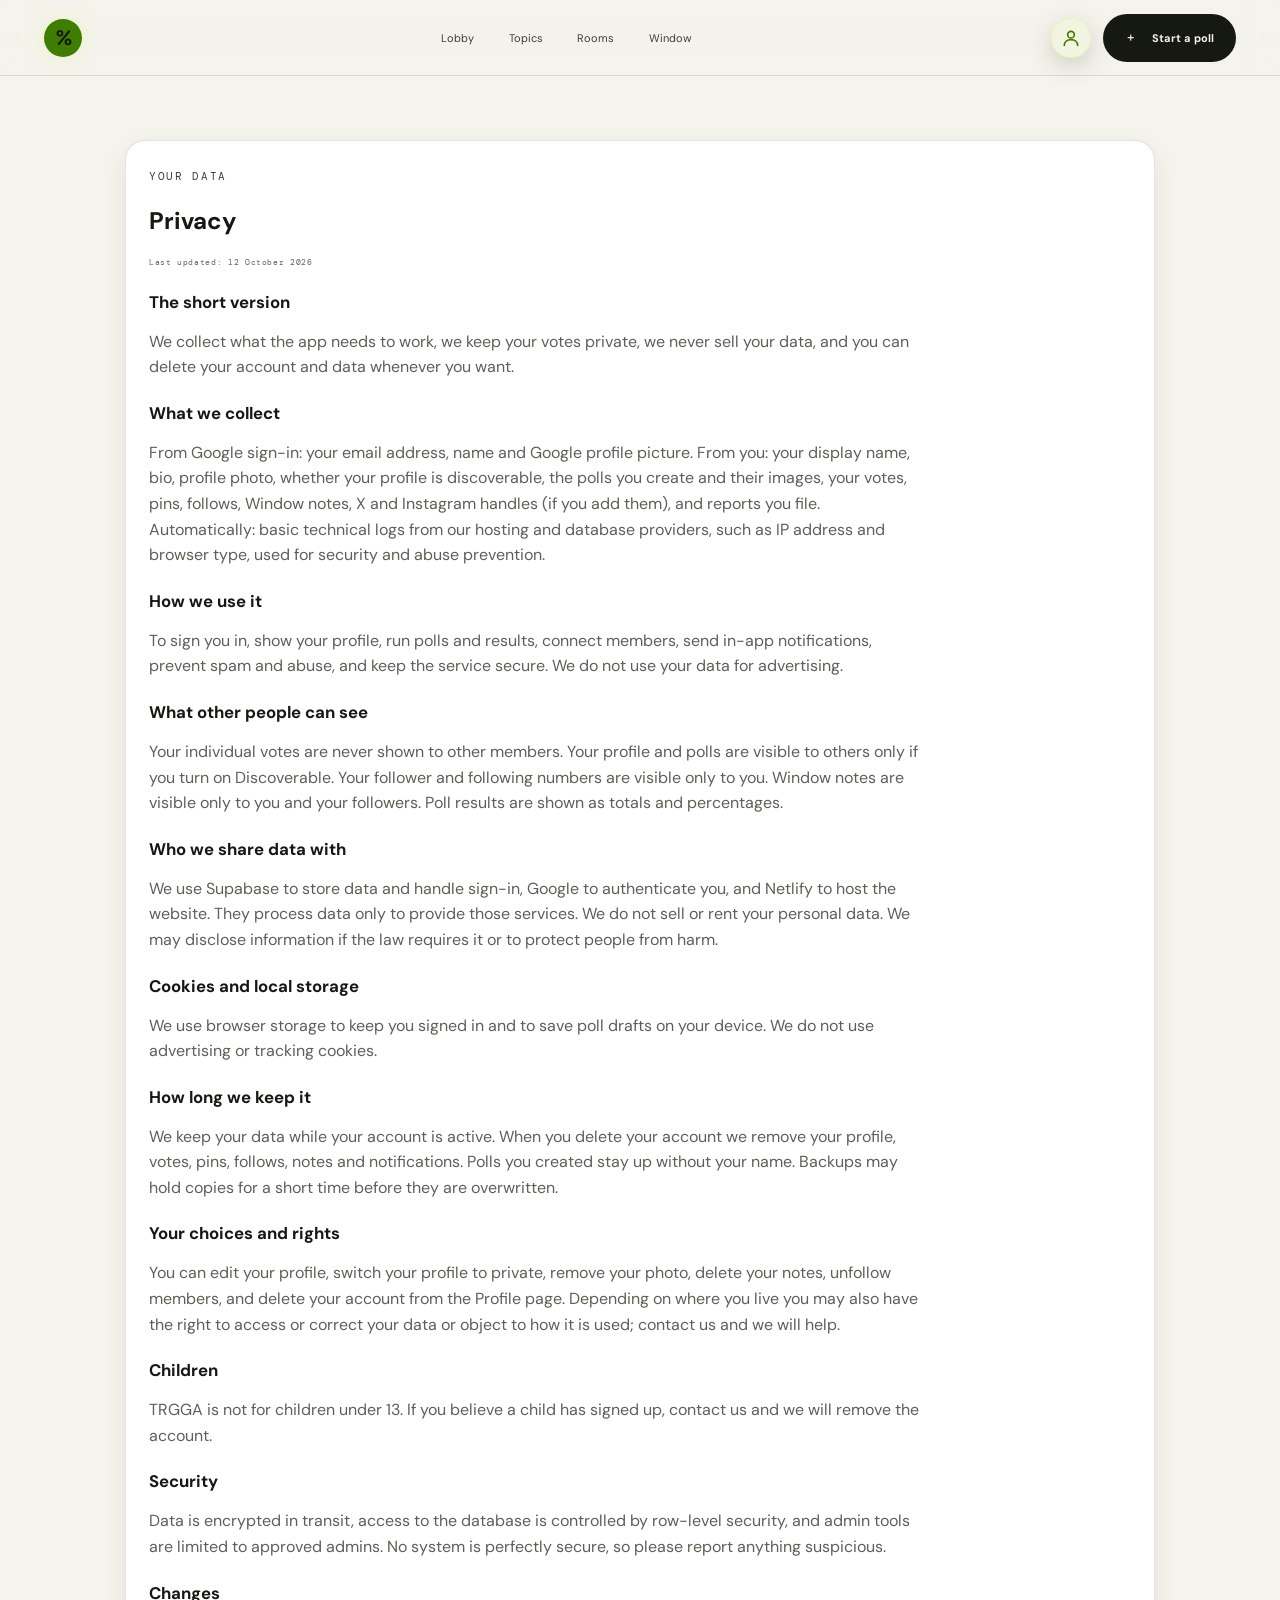
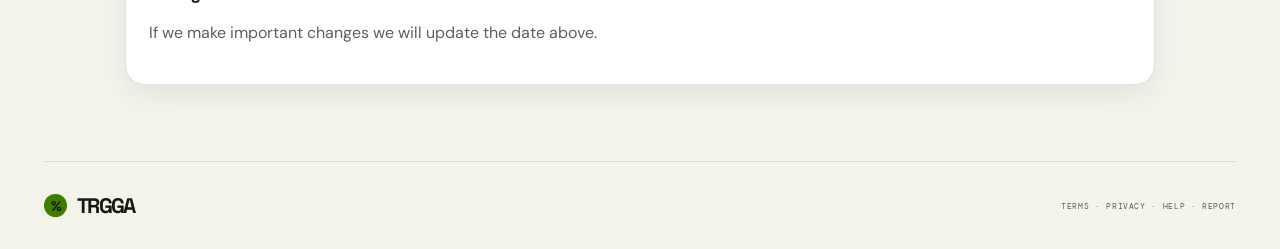
<file: privacy.html>
<!DOCTYPE html>
<html lang="en">
<head>
  <meta charset="UTF-8">
  <meta name="viewport" content="width=device-width, initial-scale=1.0, viewport-fit=cover">
  <meta name="theme-color" content="#11120f"><meta name="apple-mobile-web-app-title" content="Trgga"><link rel="manifest" href="manifest.webmanifest"><link rel="icon" href="icon-192.png" type="image/png"><link rel="apple-touch-icon" href="icon-192.png">
  <meta name="description" content="How TRGGA handles your data.">
  <title>Privacy — TRGGA</title>
  <link rel="preconnect" href="https://fonts.googleapis.com">
  <link rel="preconnect" href="https://fonts.gstatic.com" crossorigin>
  <link href="https://fonts.googleapis.com/css2?family=DM+Mono:wght@400;500&family=DM+Sans:wght@400;500;600;700;800&family=Space+Grotesk:wght@500;600;700&display=swap" rel="stylesheet">
  <link rel="stylesheet" href="style.css">
<script src="theme.js?v=7"></script></head>
<body class="profile-page">
  <header class="site-header">
    <a class="wordmark" href="index.html" aria-label="TRGGA home">TRGGA</a>
    <nav class="main-nav" aria-label="Main navigation">
      <a href="index.html">Lobby</a><a href="topics.html">Topics</a><a href="community.html">Rooms</a><a class="iwindow-link" href="window.html">Window</a>
    </nav>
    <div class="header-actions"><a class="button button-profile icon-only" href="profile.html" aria-label="Open your profile"><svg viewBox="0 0 24 24" width="20" height="20" fill="none" stroke="currentColor" stroke-width="2" stroke-linecap="round" stroke-linejoin="round" aria-hidden="true"><circle cx="12" cy="8" r="4"/><path d="M4 21c0-4.4 3.6-7 8-7s8 2.6 8 7"/></svg></a><a class="button button-dark button-small" href="create.html">＋ <span>Start a poll</span></a></div>
  </header>

  <main class="profile-shell legal"><section class="profile-panel"><span class="eyebrow">YOUR DATA</span><h1>Privacy</h1><p class="profile-member-since">Last updated: 12 October 2026</p>
<h2>The short version</h2><p>We collect what the app needs to work, we keep your votes private, we never sell your data, and you can delete your account and data whenever you want.</p>
<h2>What we collect</h2><p>From Google sign-in: your email address, name and Google profile picture. From you: your display name, bio, profile photo, whether your profile is discoverable, the polls you create and their images, your votes, pins, follows, Window notes, X and Instagram handles (if you add them), and reports you file. Automatically: basic technical logs from our hosting and database providers, such as IP address and browser type, used for security and abuse prevention.</p>
<h2>How we use it</h2><p>To sign you in, show your profile, run polls and results, connect members, send in-app notifications, prevent spam and abuse, and keep the service secure. We do not use your data for advertising.</p>
<h2>What other people can see</h2><p>Your individual votes are never shown to other members. Your profile and polls are visible to others only if you turn on Discoverable. Your follower and following numbers are visible only to you. Window notes are visible only to you and your followers. Poll results are shown as totals and percentages.</p>
<h2>Who we share data with</h2><p>We use Supabase to store data and handle sign-in, Google to authenticate you, and Netlify to host the website. They process data only to provide those services. We do not sell or rent your personal data. We may disclose information if the law requires it or to protect people from harm.</p>
<h2>Cookies and local storage</h2><p>We use browser storage to keep you signed in and to save poll drafts on your device. We do not use advertising or tracking cookies.</p>
<h2>How long we keep it</h2><p>We keep your data while your account is active. When you delete your account we remove your profile, votes, pins, follows, notes and notifications. Polls you created stay up without your name. Backups may hold copies for a short time before they are overwritten.</p>
<h2>Your choices and rights</h2><p>You can edit your profile, switch your profile to private, remove your photo, delete your notes, unfollow members, and delete your account from the Profile page. Depending on where you live you may also have the right to access or correct your data or object to how it is used; contact us and we will help.</p>
<h2>Children</h2><p>TRGGA is not for children under 13. If you believe a child has signed up, contact us and we will remove the account.</p>
<h2>Security</h2><p>Data is encrypted in transit, access to the database is controlled by row-level security, and admin tools are limited to approved admins. No system is perfectly secure, so please report anything suspicious.</p>
<h2>Changes</h2><p>If we make important changes we will update the date above.</p>
</section></main>
  <footer class="site-footer shell"><a class="wordmark" href="index.html">TRGGA</a><span><a href="terms.html">TERMS</a> · <a href="privacy.html">PRIVACY</a> · <a href="help.html">HELP</a> · <a href="report.html">REPORT</a></span></footer>
  <script src="auth-config.js"></script>
  
  <script type="module" src="site-nav.js?v=7"></script>
</body>
</html>
</file>
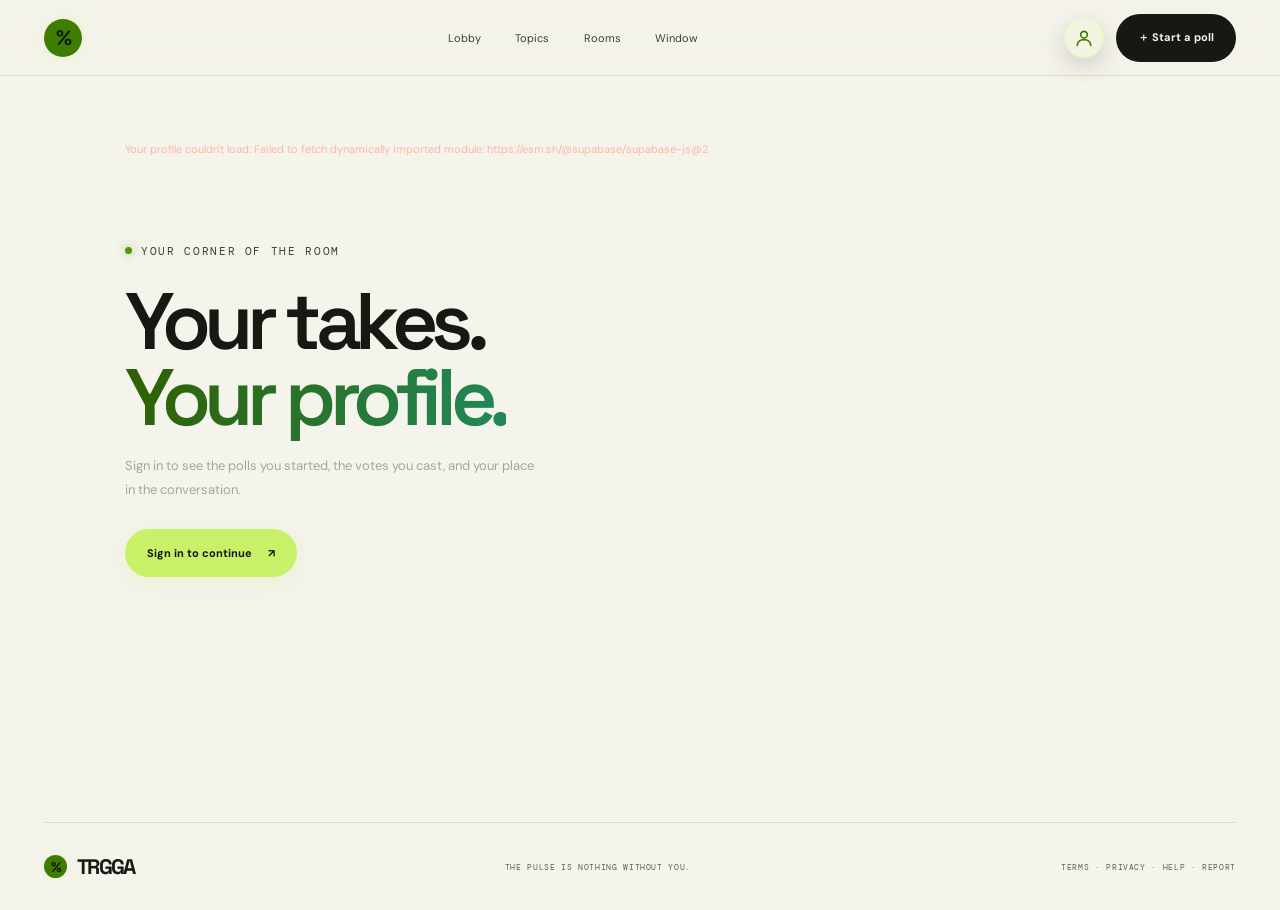
<file: profile.html>
<!DOCTYPE html>
<html lang="en">
<head>
  <meta charset="UTF-8">
  <meta name="viewport" content="width=device-width, initial-scale=1.0, viewport-fit=cover">
  <meta name="theme-color" content="#11120f"><meta name="apple-mobile-web-app-title" content="Trgga"><link rel="manifest" href="manifest.webmanifest"><link rel="icon" href="icon-192.png" type="image/png"><link rel="apple-touch-icon" href="icon-192.png">
  <meta name="description" content="Your TRGGA profile: your polls, your votes, your voice.">
  <title>Your profile — TRGGA</title>
  <link rel="preconnect" href="https://fonts.googleapis.com">
  <link rel="preconnect" href="https://fonts.gstatic.com" crossorigin>
  <link href="https://fonts.googleapis.com/css2?family=DM+Mono:wght@400;500&family=DM+Sans:wght@400;500;600;700;800&family=Space+Grotesk:wght@500;600;700&display=swap" rel="stylesheet">
  <link rel="stylesheet" href="style.css">
<script src="theme.js?v=7"></script></head>
<body class="profile-page">
  <header class="site-header">
    <a class="wordmark" href="index.html" aria-label="TRGGA home">TRGGA</a>
    <nav class="main-nav" aria-label="Main navigation">
      <a href="index.html">Lobby</a><a href="topics.html">Topics</a><a href="community.html">Rooms</a><a class="iwindow-link" href="window.html">Window</a>
    </nav>
    <div class="header-actions"><a class="button button-profile icon-only active" href="profile.html" aria-label="Your profile" aria-current="page"><svg viewBox="0 0 24 24" width="20" height="20" fill="none" stroke="currentColor" stroke-width="2" stroke-linecap="round" stroke-linejoin="round" aria-hidden="true"><circle cx="12" cy="8" r="4"/><path d="M4 21c0-4.4 3.6-7 8-7s8 2.6 8 7"/></svg></a><a class="button button-small button-dark" href="create.html">＋ Start a poll</a></div>
  </header>

  <main class="profile-shell">
    <div class="profile-status" id="profile-status" role="status" aria-live="polite">Checking your TRGGA account…</div>

    <section class="profile-signed-out" id="profile-signed-out" hidden>
      <span class="eyebrow"><span class="live-dot"></span> YOUR CORNER OF THE ROOM</span>
      <h1>Your takes.<br><span class="highlight">Your profile.</span></h1>
      <p>Sign in to see the polls you started, the votes you cast, and your place in the conversation.</p>
      <a class="button button-lime" href="login.html?next=profile.html">Sign in to continue <span aria-hidden="true">↗</span></a>
    </section>

    <div class="profile-dashboard" id="profile-dashboard" hidden>
      <section class="profile-hero">
        <div class="profile-identity">
          <div class="profile-avatar" id="profile-avatar" aria-hidden="true">T</div>
          <div>
            <span class="eyebrow"><span class="live-dot"></span> YOUR TRGGA PROFILE</span>
            <h1 id="profile-name">Your profile</h1>
            <p class="profile-member-since" id="profile-member-since"></p>
            <p class="profile-bio-display" id="profile-bio-display" hidden></p>
            <p class="profile-x" id="profile-x-display" hidden></p>
            <div class="avatar-controls">
              <label class="auth-signout avatar-pick" for="avatar-input">Change photo</label>
              <input id="avatar-input" type="file" accept="image/jpeg,image/png,image/webp" hidden>
              <button class="auth-signout" id="avatar-remove" type="button" hidden>Remove photo</button>
              <span class="avatar-status" id="avatar-status" role="status" aria-live="polite"></span>
            </div>
          </div>
        </div>
      </section>

      <section class="profile-stats" aria-label="Your TRGGA activity">
        <article class="profile-stat"><span>POLLS STARTED</span><strong id="stat-polls">—</strong></article>
        <article class="profile-stat"><span>VOTES CAST</span><strong id="stat-votes">—</strong></article>
        <article class="profile-stat"><span>VOTES ON YOUR POLLS</span><strong id="stat-received">—</strong></article>
        <article class="profile-stat"><span>FOLLOWERS</span><strong id="stat-followers">0</strong></article>
        <article class="profile-stat"><span>FOLLOWING</span><strong id="stat-following">0</strong></article>
        <article class="profile-stat logo-stat" aria-label="TRGGA"><span class="logo-orb" aria-hidden="true">%</span></article>
      </section>

      <section class="profile-panel profile-connections" id="connections">
        <div class="profile-panel-heading">
          <div><span class="eyebrow">YOUR PEOPLE</span><h2>Connections</h2></div>
          <div class="connection-tabs" role="tablist">
            <button type="button" role="tab" class="connection-tab active" data-kind="following" aria-selected="true">Following</button>
            <button type="button" role="tab" class="connection-tab" data-kind="followers" aria-selected="false">Followers</button>
          </div>
        </div>
        <div class="member-grid" id="connection-list"><p class="profile-empty">Loading your connections...</p></div>
        <a class="profile-directory-link" href="community.html#members">Find more people to follow</a>
      </section>
      <section class="profile-panel profile-pins" id="pins">
        <div class="profile-panel-heading">
          <div><span class="eyebrow">ONLY YOU SEE THIS</span><h2>Your pins</h2></div>
          <a class="text-link" href="index.html#polls">Find polls to pin ↗</a>
        </div>
        <div class="profile-activity-list" id="pin-list"><p class="profile-empty">Loading your pins…</p></div>
      </section>
      <section class="profile-panel" id="results">
        <div class="profile-panel-heading">
          <div><span class="eyebrow">ONLY YOU SEE THIS</span><h2>My polls: results</h2></div>
          <a class="text-link" href="create.html">Start a poll ↗</a>
        </div>
        <div class="results-list" id="results-list"><p class="profile-empty">Loading your results…</p></div>
      </section>
      <section class="profile-panel" id="blocked">
        <div class="profile-panel-heading"><div><span class="eyebrow">ONLY YOU SEE THIS</span><h2>Blocked members</h2></div></div>
        <div class="profile-activity-list" id="blocked-list"><p class="profile-empty">Loading…</p></div>
      </section>
      <section class="profile-panel" id="settings">
        <div class="profile-panel-heading"><div><span class="eyebrow">ONLY ON THIS DEVICE</span><h2>Settings</h2></div></div>
        <div class="settings-block"><h3>Appearance</h3><div class="segmented" id="set-theme" role="group" aria-label="Appearance"><button type="button" data-mode="auto"><span aria-hidden="true">&#128421;&#65039;</span> System</button><button type="button" data-mode="light"><span aria-hidden="true">&#9728;&#65039;</span> Day</button><button type="button" data-mode="dark"><span aria-hidden="true">&#127769;</span> Night</button></div></div>
        <div class="settings-block"><h3>Feed</h3>
          <label class="setting-row"><input type="checkbox" id="set-foryou"><span><strong>Open on For You</strong><small>Start on the feed tuned to how you vote.</small></span></label>
          <label class="setting-row"><input type="checkbox" id="set-calm"><span><strong>Calm mode</strong><small>Turn off animations, glow and confetti.</small></span></label>
        </div>
        <div class="settings-block"><h3>Voting streak</h3><div id="set-streak"></div></div>
      </section>
      <div class="profile-content">
        <section class="profile-panel">
          <div class="profile-panel-heading">
            <div><span class="eyebrow">MAKE IT YOURS</span><h2>Your details</h2></div>
          </div>
          <form class="profile-form" id="profile-form">
            <label for="profile-display-name">Display name
              <input id="profile-display-name" name="display_name" type="text" maxlength="60" required autocomplete="nickname">
            </label>
            <label for="profile-bio">A little about you <span class="profile-field-note">OPTIONAL · 160 CHARACTERS</span>
              <textarea id="profile-bio" name="bio" maxlength="160" rows="3" placeholder="What are you here to talk about?"></textarea>
            </label>
            <label for="profile-x">X handle <span class="profile-field-note">OPTIONAL · @NAME OR X.COM LINK</span>
              <input id="profile-x" name="x_handle" type="text" maxlength="120" placeholder="@yourhandle" autocomplete="off" autocapitalize="off" spellcheck="false">
            </label>
            <label for="profile-instagram">Instagram handle <span class="profile-field-note">OPTIONAL · @NAME OR INSTAGRAM.COM LINK</span>
              <input id="profile-instagram" name="instagram_handle" type="text" maxlength="120" placeholder="@yourhandle" autocomplete="off" autocapitalize="off" spellcheck="false">
            </label>
            <label class="profile-discoverable-control">
              <input id="profile-discoverable" name="discoverable" type="checkbox">
              <span><strong>Show me in the member directory</strong><small>People can see your name, bio, and polls you created. Your individual votes stay private.</small></span>
            </label>
            <p class="profile-form-status" id="profile-form-status" role="status" aria-live="polite"></p>
            <button class="button button-lime button-small" id="profile-save" type="submit">Save profile <span aria-hidden="true">↗</span></button>
          </form>
        </section>

        <section class="profile-panel profile-activity">
          <div class="profile-panel-heading">
            <div><span class="eyebrow">YOUR SIGNAL</span><h2>Recent activity</h2></div>
            <a class="text-link" href="create.html">Start a poll ↗</a>
          </div>
          <div class="profile-activity-list" id="profile-activity">
            <p class="profile-empty">Loading your activity…</p>
          </div>
          <a class="profile-directory-link" href="community.html#members">Meet the community ↗</a>
        </section>
        <section class="profile-panel danger-zone">
          <div class="profile-panel-heading"><div><span class="eyebrow">DANGER ZONE</span><h2>Delete my account</h2></div></div>
          <p class="profile-empty">This permanently removes your profile, votes, pins, follows and notes. Polls you created stay up, anonymously.</p>
          <button class="button button-danger button-small" id="delete-account" type="button">Delete my account</button>
        </section>
      </div>
    <div class="profile-signout-row"><button class="profile-signout" id="profile-sign-out" type="button">Sign out</button></div>
</div>
  </main>

  <footer class="site-footer shell"><a class="wordmark" href="index.html">TRGGA</a><span>THE PULSE IS NOTHING WITHOUT YOU.</span><span><a href="terms.html">TERMS</a> · <a href="privacy.html">PRIVACY</a> · <a href="help.html">HELP</a> · <a href="report.html">REPORT</a></span></footer>
  <script src="auth-config.js"></script>
  <script type="module" src="profile.js?v=4"></script>
  <script type="module" src="settings.js"></script>
  <script type="module" src="site-nav.js?v=7"></script>
</body>
</html>
</file>
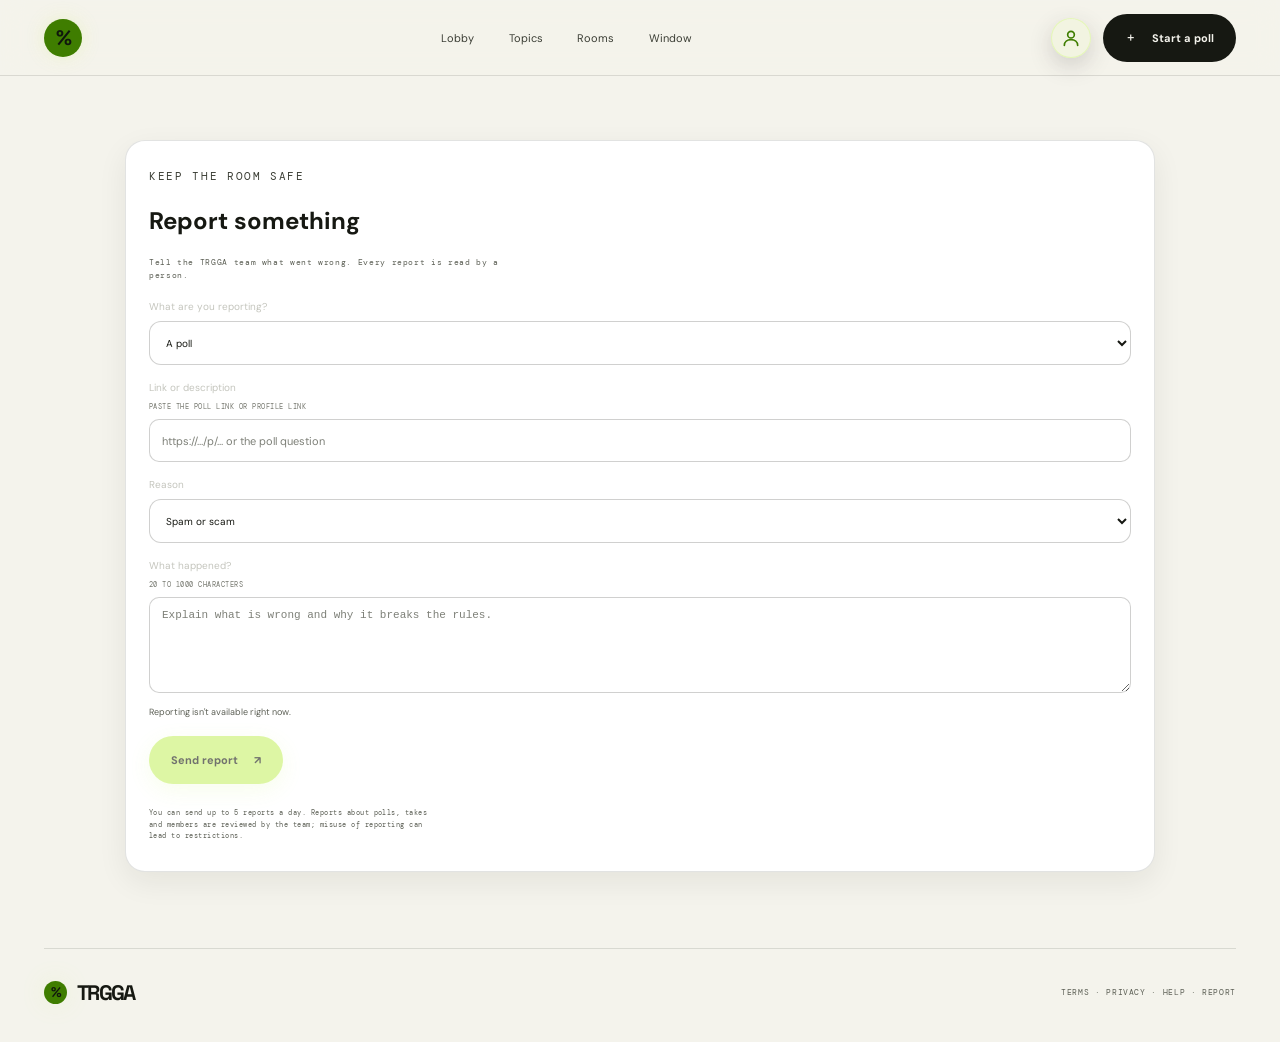
<file: report.html>
<!DOCTYPE html>
<html lang="en">
<head>
  <meta charset="UTF-8">
  <meta name="viewport" content="width=device-width, initial-scale=1.0, viewport-fit=cover">
  <meta name="theme-color" content="#11120f"><meta name="apple-mobile-web-app-title" content="Trgga"><link rel="manifest" href="manifest.webmanifest"><link rel="icon" href="icon-192.png" type="image/png"><link rel="apple-touch-icon" href="icon-192.png">
  <meta name="description" content="Report something to the TRGGA team.">
  <title>Report — TRGGA</title>
  <link rel="preconnect" href="https://fonts.googleapis.com">
  <link rel="preconnect" href="https://fonts.gstatic.com" crossorigin>
  <link href="https://fonts.googleapis.com/css2?family=DM+Mono:wght@400;500&family=DM+Sans:wght@400;500;600;700;800&family=Space+Grotesk:wght@500;600;700&display=swap" rel="stylesheet">
  <link rel="stylesheet" href="style.css">
<script src="theme.js?v=7"></script></head>
<body class="profile-page">
  <header class="site-header">
    <a class="wordmark" href="index.html" aria-label="TRGGA home">TRGGA</a>
    <nav class="main-nav" aria-label="Main navigation">
      <a href="index.html">Lobby</a><a href="topics.html">Topics</a><a href="community.html">Rooms</a><a class="iwindow-link" href="window.html">Window</a>
    </nav>
    <div class="header-actions"><a class="button button-profile icon-only" href="profile.html" aria-label="Open your profile"><svg viewBox="0 0 24 24" width="20" height="20" fill="none" stroke="currentColor" stroke-width="2" stroke-linecap="round" stroke-linejoin="round" aria-hidden="true"><circle cx="12" cy="8" r="4"/><path d="M4 21c0-4.4 3.6-7 8-7s8 2.6 8 7"/></svg></a><a class="button button-dark button-small" href="create.html">＋ <span>Start a poll</span></a></div>
  </header>

  <main class="profile-shell legal"><section class="profile-panel"><span class="eyebrow">KEEP THE ROOM SAFE</span><h1>Report something</h1>
    <p class="profile-member-since">Tell the TRGGA team what went wrong. Every report is read by a person.</p>
    <div class="profile-status" id="report-status" role="status" aria-live="polite" hidden></div>
    <form class="profile-form" id="report-form">
      <label for="report-kind">What are you reporting?<select id="report-kind" name="kind"><option value="poll">A poll</option><option value="take">A take</option><option value="member">A member</option><option value="bug">A bug or problem</option><option value="other">Something else</option></select></label>
      <label for="report-reference">Link or description <span class="profile-field-note">PASTE THE POLL LINK OR PROFILE LINK</span><input id="report-reference" name="reference" maxlength="300" required placeholder="https://…/p/… or the poll question"></label>
      <label for="report-reason">Reason<select id="report-reason" name="reason"><option value="spam">Spam or scam</option><option value="harassment">Harassment</option><option value="hate">Hate or abuse</option><option value="misinformation">Misinformation</option><option value="other">Other</option></select></label>
      <label for="report-details">What happened? <span class="profile-field-note">20 TO 1000 CHARACTERS</span><textarea id="report-details" name="details" rows="6" minlength="20" maxlength="1000" required placeholder="Explain what is wrong and why it breaks the rules."></textarea></label>
      <p class="profile-form-status" id="report-message" role="status" aria-live="polite"></p>
      <button class="button button-lime button-small" id="report-submit" type="submit">Send report <span aria-hidden="true">↗</span></button>
      <p class="profile-field-note">You can send up to 5 reports a day. Reports about polls, takes and members are reviewed by the team; misuse of reporting can lead to restrictions.</p>
    </form></section></main>  <footer class="site-footer shell"><a class="wordmark" href="index.html">TRGGA</a><span><a href="terms.html">TERMS</a> · <a href="privacy.html">PRIVACY</a> · <a href="help.html">HELP</a> · <a href="report.html">REPORT</a></span></footer>
  <script src="auth-config.js"></script>
  
  <script type="module" src="report.js"></script>
  <script type="module" src="site-nav.js?v=7"></script>
</body>
</html>
</file>
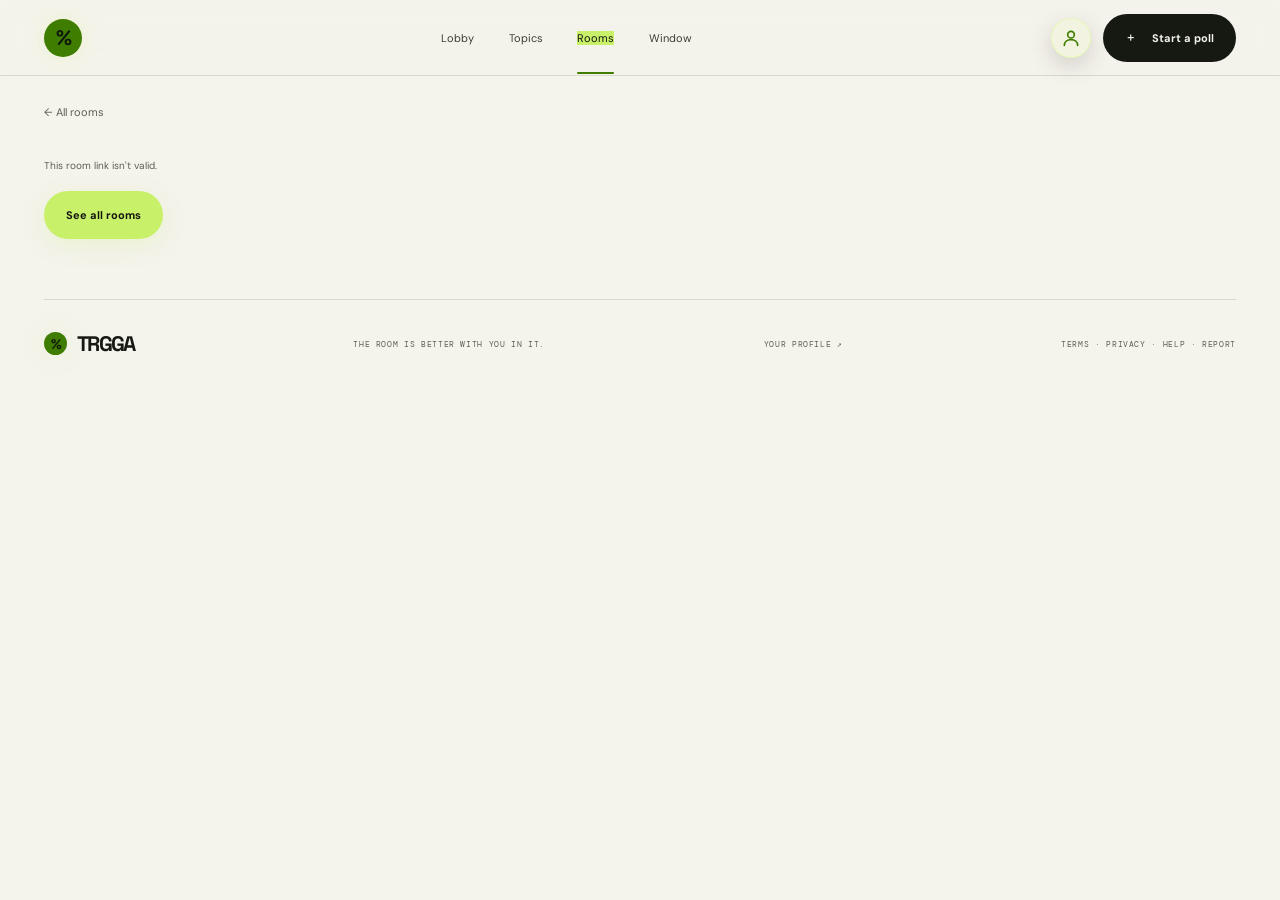
<file: room.html>
<!DOCTYPE html>
<html lang="en">
<head>
    <meta charset="UTF-8">
    <meta name="viewport" content="width=device-width, initial-scale=1.0, viewport-fit=cover">
    <title>Room | Trgga</title>
    <link rel="preconnect" href="https://fonts.googleapis.com">
    <link rel="preconnect" href="https://fonts.gstatic.com" crossorigin>
    <link href="https://fonts.googleapis.com/css2?family=DM+Mono:wght@400;500&family=DM+Sans:wght@400;500;600;700;800&family=Space+Grotesk:wght@500;600;700&display=swap" rel="stylesheet">
    <meta property="og:type" content="website"><meta property="og:site_name" content="TRGGA"><meta property="og:title" content="TRGGA - Pick a side"><meta property="og:description" content="Polls, debates and the daily pulse. Pick a side and see where the room lands."><meta property="og:image" content="https://trggr.netlify.app/og-image.png"><meta property="og:url" content="https://trggr.netlify.app/"><meta name="twitter:image" content="https://trggr.netlify.app/og-image.png"><meta name="twitter:card" content="summary_large_image">
  <meta name="apple-mobile-web-app-title" content="Trgga"><link rel="manifest" href="manifest.webmanifest"><link rel="icon" href="icon-192.png" type="image/png"><link rel="apple-touch-icon" href="icon-192.png"><link rel="stylesheet" href="style.css">
<script src="theme.js?v=7"></script></head>
<body>
<header class="site-header">
    <a class="wordmark" href="index.html" aria-label="TRGGA home">TRGGA</a>
    <nav class="main-nav" aria-label="Main navigation"><a href="index.html">Lobby</a><a href="topics.html">Topics</a><a class="active" href="community.html">Rooms</a><a class="iwindow-link" href="window.html">Window</a></nav>
    <div class="header-actions"><a class="button button-profile icon-only" href="profile.html" aria-label="Open your profile"><svg viewBox="0 0 24 24" width="20" height="20" fill="none" stroke="currentColor" stroke-width="2" stroke-linecap="round" stroke-linejoin="round" aria-hidden="true"><circle cx="12" cy="8" r="4"/><path d="M4 21c0-4.4 3.6-7 8-7s8 2.6 8 7"/></svg></a><a class="button button-dark button-small" href="create.html">＋ <span>Start a poll</span></a></div>
</header>
<main>
<section class="room-shell shell" id="room-view">
  <a class="create-back" href="community.html#rooms">&larr; All rooms</a>
  <div class="room-stage" id="room-stage"><p class="profile-empty">Loading room...</p></div>
</section>
</main>
<footer class="site-footer shell"><a class="wordmark" href="index.html">TRGGA</a><span>THE ROOM IS BETTER WITH YOU IN IT.</span><span><a href="profile.html">YOUR PROFILE ↗</a></span><span><a href="terms.html">TERMS</a> · <a href="privacy.html">PRIVACY</a> · <a href="help.html">HELP</a> · <a href="report.html">REPORT</a></span></footer>
<script src="poll-data.js"></script>
<script src="auth-config.js"></script>
<script type="module" src="room.js?v=7"></script>
<script type="module" src="site-nav.js?v=7"></script>
</body>
</html>
</file>
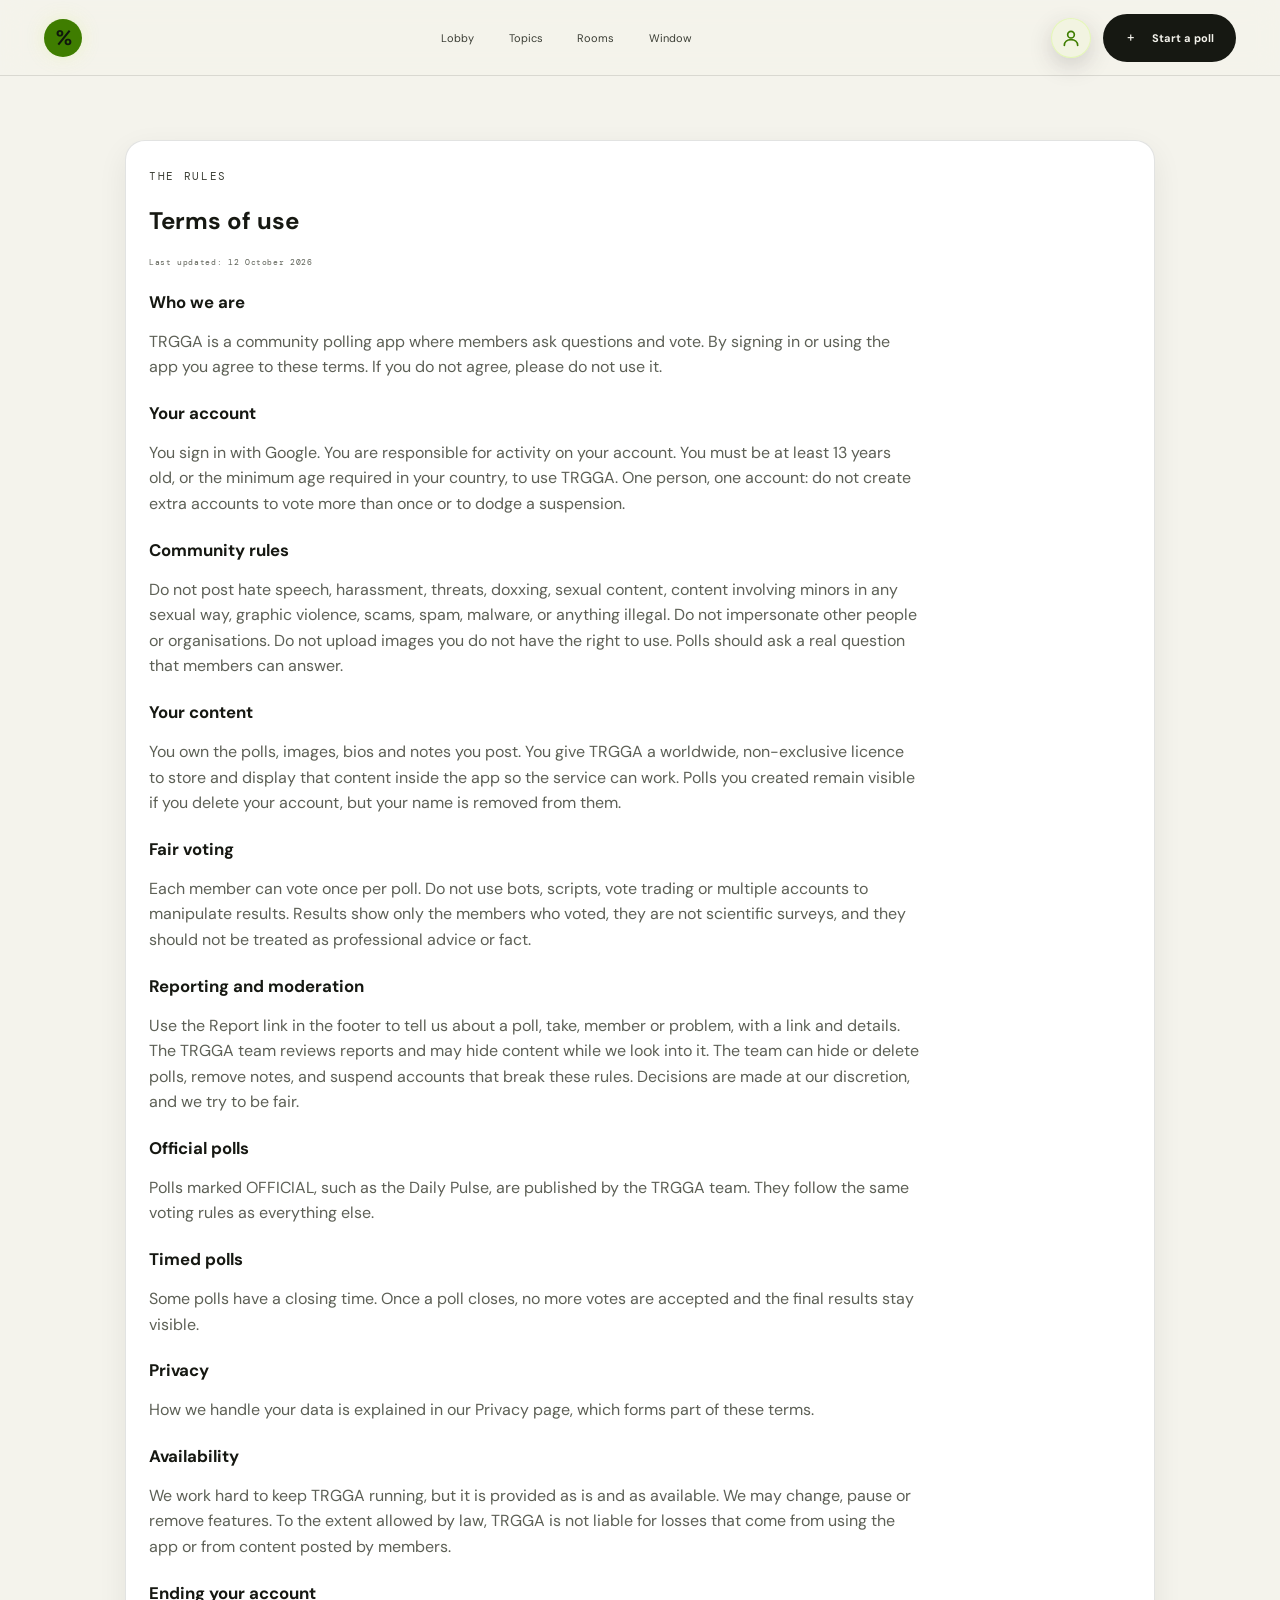
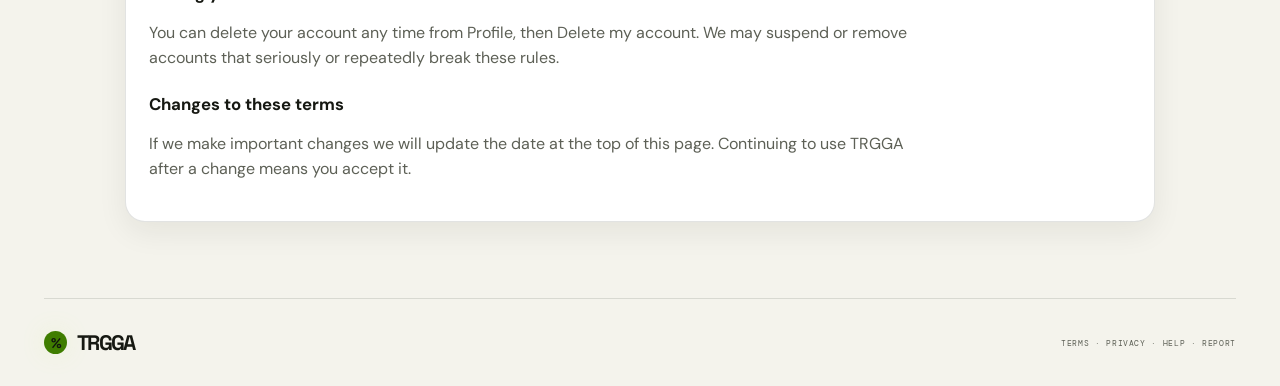
<file: terms.html>
<!DOCTYPE html>
<html lang="en">
<head>
  <meta charset="UTF-8">
  <meta name="viewport" content="width=device-width, initial-scale=1.0, viewport-fit=cover">
  <meta name="theme-color" content="#11120f"><meta name="apple-mobile-web-app-title" content="Trgga"><link rel="manifest" href="manifest.webmanifest"><link rel="icon" href="icon-192.png" type="image/png"><link rel="apple-touch-icon" href="icon-192.png">
  <meta name="description" content="TRGGA terms of use.">
  <title>Terms — TRGGA</title>
  <link rel="preconnect" href="https://fonts.googleapis.com">
  <link rel="preconnect" href="https://fonts.gstatic.com" crossorigin>
  <link href="https://fonts.googleapis.com/css2?family=DM+Mono:wght@400;500&family=DM+Sans:wght@400;500;600;700;800&family=Space+Grotesk:wght@500;600;700&display=swap" rel="stylesheet">
  <link rel="stylesheet" href="style.css">
<script src="theme.js?v=7"></script></head>
<body class="profile-page">
  <header class="site-header">
    <a class="wordmark" href="index.html" aria-label="TRGGA home">TRGGA</a>
    <nav class="main-nav" aria-label="Main navigation">
      <a href="index.html">Lobby</a><a href="topics.html">Topics</a><a href="community.html">Rooms</a><a class="iwindow-link" href="window.html">Window</a>
    </nav>
    <div class="header-actions"><a class="button button-profile icon-only" href="profile.html" aria-label="Open your profile"><svg viewBox="0 0 24 24" width="20" height="20" fill="none" stroke="currentColor" stroke-width="2" stroke-linecap="round" stroke-linejoin="round" aria-hidden="true"><circle cx="12" cy="8" r="4"/><path d="M4 21c0-4.4 3.6-7 8-7s8 2.6 8 7"/></svg></a><a class="button button-dark button-small" href="create.html">＋ <span>Start a poll</span></a></div>
  </header>

  <main class="profile-shell legal"><section class="profile-panel"><span class="eyebrow">THE RULES</span><h1>Terms of use</h1><p class="profile-member-since">Last updated: 12 October 2026</p>
<h2>Who we are</h2><p>TRGGA is a community polling app where members ask questions and vote. By signing in or using the app you agree to these terms. If you do not agree, please do not use it.</p>
<h2>Your account</h2><p>You sign in with Google. You are responsible for activity on your account. You must be at least 13 years old, or the minimum age required in your country, to use TRGGA. One person, one account: do not create extra accounts to vote more than once or to dodge a suspension.</p>
<h2>Community rules</h2><p>Do not post hate speech, harassment, threats, doxxing, sexual content, content involving minors in any sexual way, graphic violence, scams, spam, malware, or anything illegal. Do not impersonate other people or organisations. Do not upload images you do not have the right to use. Polls should ask a real question that members can answer.</p>
<h2>Your content</h2><p>You own the polls, images, bios and notes you post. You give TRGGA a worldwide, non-exclusive licence to store and display that content inside the app so the service can work. Polls you created remain visible if you delete your account, but your name is removed from them.</p>
<h2>Fair voting</h2><p>Each member can vote once per poll. Do not use bots, scripts, vote trading or multiple accounts to manipulate results. Results show only the members who voted, they are not scientific surveys, and they should not be treated as professional advice or fact.</p>
<h2>Reporting and moderation</h2><p>Use the Report link in the footer to tell us about a poll, take, member or problem, with a link and details. The TRGGA team reviews reports and may hide content while we look into it. The team can hide or delete polls, remove notes, and suspend accounts that break these rules. Decisions are made at our discretion, and we try to be fair.</p>
<h2>Official polls</h2><p>Polls marked OFFICIAL, such as the Daily Pulse, are published by the TRGGA team. They follow the same voting rules as everything else.</p>
<h2>Timed polls</h2><p>Some polls have a closing time. Once a poll closes, no more votes are accepted and the final results stay visible.</p>
<h2>Privacy</h2><p>How we handle your data is explained in our Privacy page, which forms part of these terms.</p>
<h2>Availability</h2><p>We work hard to keep TRGGA running, but it is provided as is and as available. We may change, pause or remove features. To the extent allowed by law, TRGGA is not liable for losses that come from using the app or from content posted by members.</p>
<h2>Ending your account</h2><p>You can delete your account any time from Profile, then Delete my account. We may suspend or remove accounts that seriously or repeatedly break these rules.</p>
<h2>Changes to these terms</h2><p>If we make important changes we will update the date at the top of this page. Continuing to use TRGGA after a change means you accept it.</p>
</section></main>
  <footer class="site-footer shell"><a class="wordmark" href="index.html">TRGGA</a><span><a href="terms.html">TERMS</a> · <a href="privacy.html">PRIVACY</a> · <a href="help.html">HELP</a> · <a href="report.html">REPORT</a></span></footer>
  <script src="auth-config.js"></script>
  
  <script type="module" src="site-nav.js?v=7"></script>
</body>
</html>
</file>
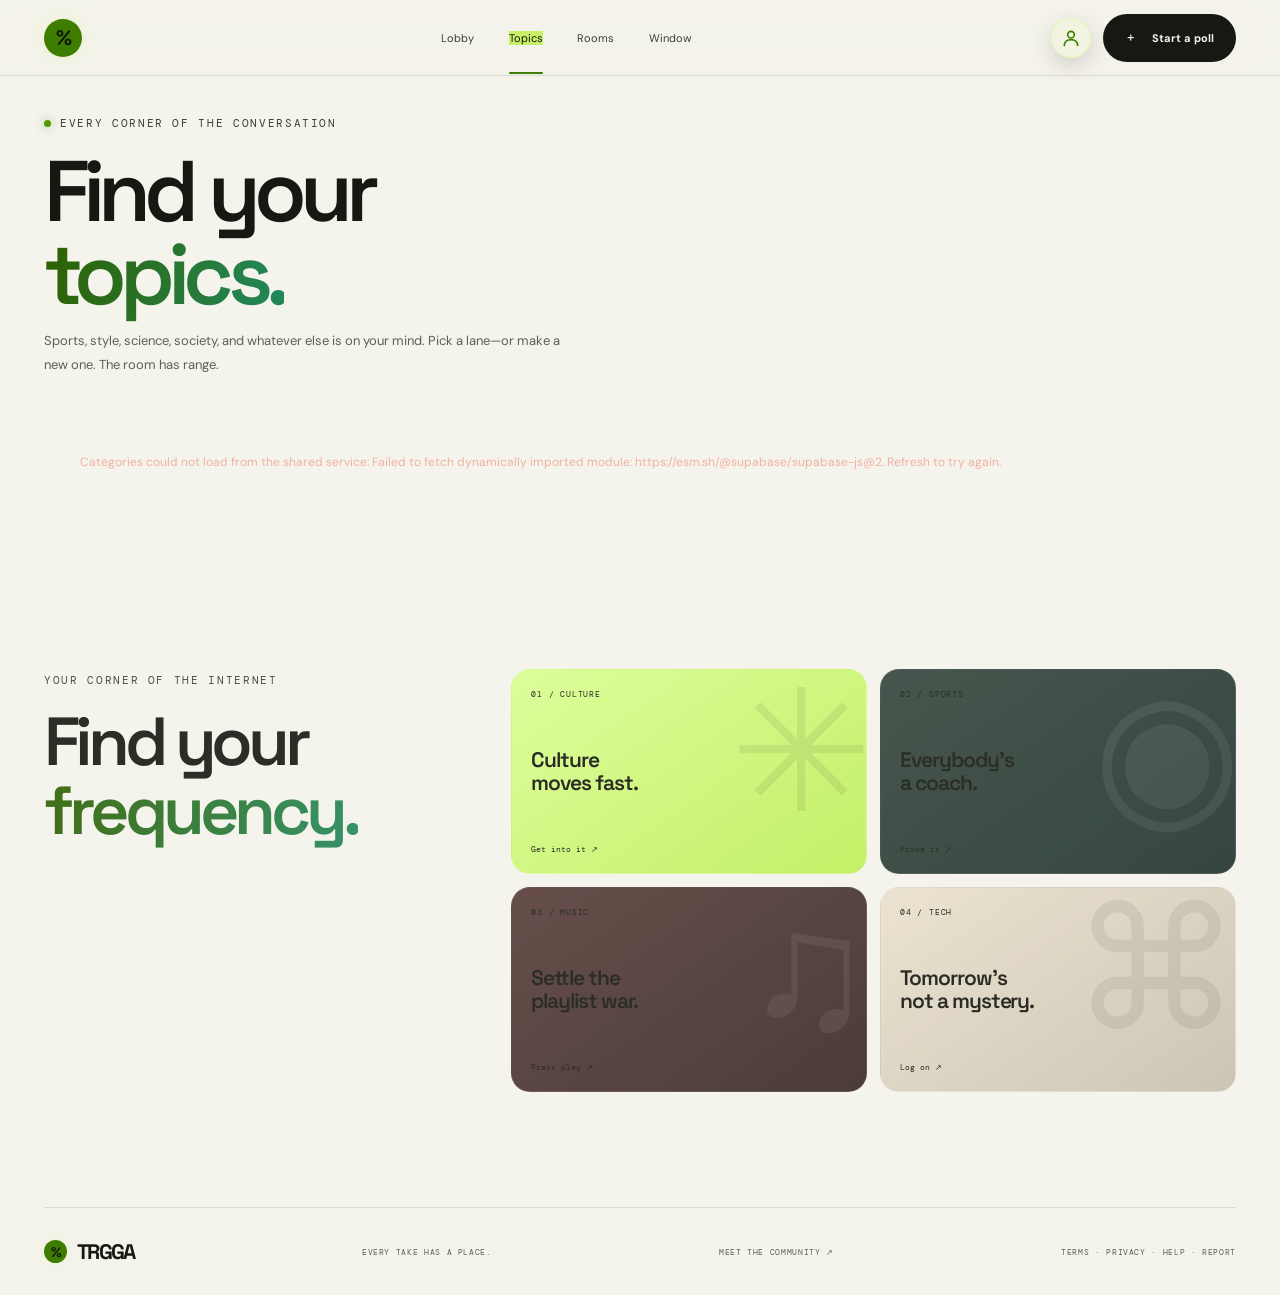
<file: topics.html>
<!DOCTYPE html>
<html lang="en">
<head>
    <meta charset="UTF-8">
    <meta name="viewport" content="width=device-width, initial-scale=1.0, viewport-fit=cover">
    <meta name="description" content="Explore every TRGGA topic and find your place in the conversation.">
    <title>TRGGA | Topics</title>
    <link rel="preconnect" href="https://fonts.googleapis.com">
    <link rel="preconnect" href="https://fonts.gstatic.com" crossorigin>
    <link href="https://fonts.googleapis.com/css2?family=DM+Mono:wght@400;500&family=DM+Sans:wght@400;500;600;700;800&family=Space+Grotesk:wght@500;600;700&display=swap" rel="stylesheet">
    <meta property="og:type" content="website"><meta property="og:site_name" content="TRGGA"><meta property="og:title" content="TRGGA - Pick a side"><meta property="og:description" content="Polls, debates and the daily pulse. Pick a side and see where the room lands."><meta property="og:image" content="https://trggr.netlify.app/og-image.png"><meta property="og:url" content="https://trggr.netlify.app/"><meta name="twitter:image" content="https://trggr.netlify.app/og-image.png"><meta name="twitter:card" content="summary_large_image">
  <meta name="apple-mobile-web-app-title" content="Trgga"><link rel="manifest" href="manifest.webmanifest"><link rel="icon" href="icon-192.png" type="image/png"><link rel="apple-touch-icon" href="icon-192.png"><link rel="stylesheet" href="style.css">
<script src="theme.js?v=7"></script></head>
<body>
<header class="site-header">
    <a class="wordmark" href="index.html" aria-label="TRGGA home">TRGGA</a>
    <nav class="main-nav" aria-label="Main navigation"><a href="index.html">Lobby</a><a class="active" href="topics.html">Topics</a><a href="community.html">Rooms</a><a class="iwindow-link" href="window.html">Window</a></nav>
    <div class="header-actions"><a class="button button-profile icon-only" href="profile.html" aria-label="Open your profile"><svg viewBox="0 0 24 24" width="20" height="20" fill="none" stroke="currentColor" stroke-width="2" stroke-linecap="round" stroke-linejoin="round" aria-hidden="true"><circle cx="12" cy="8" r="4"/><path d="M4 21c0-4.4 3.6-7 8-7s8 2.6 8 7"/></svg></a><a class="button button-dark button-small" href="create.html">＋ <span>Start a poll</span></a></div>
</header>

<main>
<section class="hero-small shell supporting-hero">
    <span class="eyebrow"><span class="live-dot"></span> EVERY CORNER OF THE CONVERSATION</span>
    <h1>Find your<br><span class="highlight">topics.</span></h1>
    <p>Sports, style, science, society, and whatever else is on your mind. Pick a lane—or make a new one. The room has range.</p>
</section>

<section class="card-grid shell" id="category-grid" aria-live="polite"></section>

    <section class="topics-section shell">
      <div class="topics-intro"><div class="eyebrow">YOUR CORNER OF THE INTERNET</div><h2>Find your<br><span class="highlight">frequency.</span></h2></div>
      <div class="topic-grid">
        <a class="topic-tile topic-culture" href="index.html?category=Culture#polls"><span class="topic-number">01 / CULTURE</span><span class="topic-art" aria-hidden="true">✳</span><strong>Culture<br>moves fast.</strong><span class="topic-link">Get into it ↗</span></a>
        <a class="topic-tile topic-sports" href="index.html?category=Sports#polls"><span class="topic-number">02 / SPORTS</span><span class="topic-art" aria-hidden="true">◉</span><strong>Everybody's<br>a coach.</strong><span class="topic-link">Prove it ↗</span></a>
        <a class="topic-tile topic-music" href="index.html?category=Music#polls"><span class="topic-number">03 / MUSIC</span><span class="topic-art" aria-hidden="true">♫</span><strong>Settle the<br>playlist war.</strong><span class="topic-link">Press play ↗</span></a>
        <a class="topic-tile topic-tech" href="index.html?category=Tech#polls"><span class="topic-number">04 / TECH</span><span class="topic-art" aria-hidden="true">⌘</span><strong>Tomorrow's<br>not a mystery.</strong><span class="topic-link">Log on ↗</span></a>
      </div>
    </section>
</main>
<footer class="site-footer shell"><a class="wordmark" href="index.html">TRGGA</a><span>EVERY TAKE HAS A PLACE.</span><span><a href="community.html#members">MEET THE COMMUNITY ↗</a></span><span><a href="terms.html">TERMS</a> · <a href="privacy.html">PRIVACY</a> · <a href="help.html">HELP</a> · <a href="report.html">REPORT</a></span></footer>
<script src="auth-config.js"></script>
<script src="poll-data.js?v=2"></script>
<script type="module" src="explore.js?v=2"></script>
<script type="module" src="site-nav.js?v=7"></script>
</body>
</html>
</file>
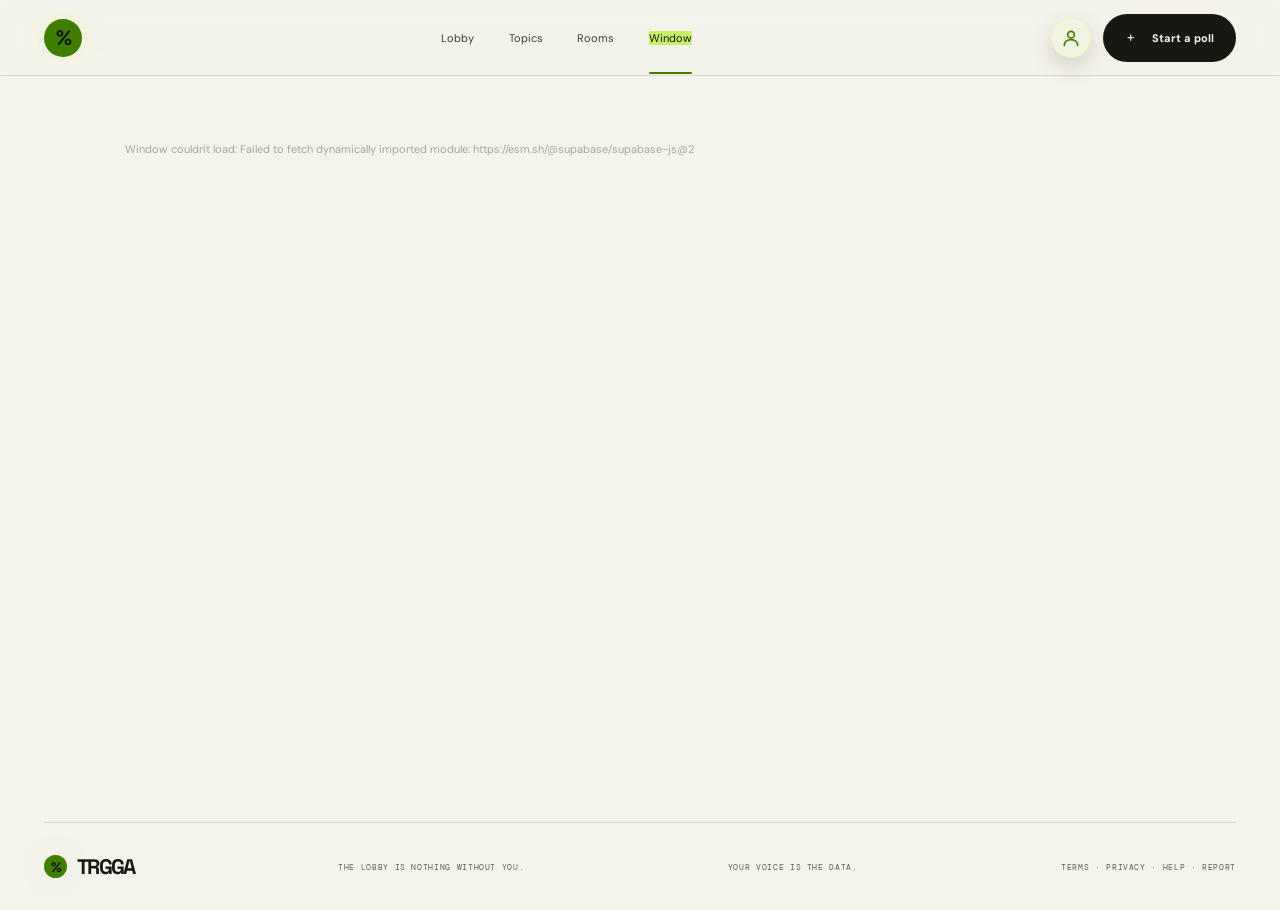
<file: window.html>
<!DOCTYPE html>
<html lang="en">
<head>
  <meta charset="UTF-8">
  <meta name="viewport" content="width=device-width, initial-scale=1.0, viewport-fit=cover">
  <meta name="theme-color" content="#11120f"><meta name="apple-mobile-web-app-title" content="Trgga"><link rel="manifest" href="manifest.webmanifest"><link rel="icon" href="icon-192.png" type="image/png"><link rel="apple-touch-icon" href="icon-192.png">
  <meta name="description" content="Window: a private look at how your votes compare with the room on TRGGA.">
  <title>Window — TRGGA</title>
  <link rel="preconnect" href="https://fonts.googleapis.com">
  <link rel="preconnect" href="https://fonts.gstatic.com" crossorigin>
  <link href="https://fonts.googleapis.com/css2?family=DM+Mono:wght@400;500&family=DM+Sans:wght@400;500;600;700;800&family=Space+Grotesk:wght@500;600;700&display=swap" rel="stylesheet">
  <link rel="stylesheet" href="style.css">
<script src="theme.js?v=7"></script></head>
<body class="profile-page window-page">
  <header class="site-header">
    <a class="wordmark" href="index.html" aria-label="TRGGA home">TRGGA</a>
    <nav class="main-nav" aria-label="Main navigation">
      <a href="index.html">Lobby</a><a href="topics.html">Topics</a><a href="community.html">Rooms</a><a class="iwindow-link active" href="window.html" aria-current="page">Window</a>
    </nav>
    <div class="header-actions"><a class="button button-profile icon-only" href="profile.html" aria-label="Open your profile"><svg viewBox="0 0 24 24" width="20" height="20" fill="none" stroke="currentColor" stroke-width="2" stroke-linecap="round" stroke-linejoin="round" aria-hidden="true"><circle cx="12" cy="8" r="4"/><path d="M4 21c0-4.4 3.6-7 8-7s8 2.6 8 7"/></svg></a><a class="button button-dark button-small" href="create.html">＋ <span>Start a poll</span></a></div>
  </header>

  <main class="profile-shell">
    <div class="profile-status" id="window-status" role="status" aria-live="polite">Opening your window…</div>

    <section class="profile-signed-out" id="window-signed-out" hidden>
      <span class="eyebrow"><span class="live-dot"></span> PRIVATE TO YOU</span>
      <h1>See yourself<br><span class="highlight">through the room.</span></h1>
      <p>Window shows how your votes line up with everyone else's. Sign in to open yours.</p>
      <a class="button button-lime" href="login.html?next=window.html">Sign in to continue <span aria-hidden="true">↗</span></a>
    </section>

    <div class="profile-dashboard" id="window-dashboard" hidden>
      <section class="profile-panel" id="activity">
        <div class="profile-panel-heading"><div><span class="eyebrow">JUST FOR YOU</span><h2>Notifications</h2></div></div>
        <div class="profile-activity-list" id="notif-list"><p class="profile-empty">Loading...</p></div>
      </section>

      <section class="profile-hero">
        <div>
          <span class="eyebrow"><span class="live-dot"></span> WINDOW · ONLY YOU SEE THIS</span>
          <h1>You vs. The Room</h1>
          <p class="profile-member-since">Your vote stats are private. Notes you post are seen only by you and your followers.</p>
        </div>
      </section>

      <section class="profile-stats" aria-label="Your Window summary">
        <article class="profile-stat"><span>VOTES ANALYSED</span><strong id="win-total">—</strong></article>
        <article class="profile-stat"><span>WITH THE ROOM</span><strong id="win-with">—</strong></article>
        <article class="profile-stat"><span>YOUR PERSONALITY</span><strong id="win-label">—</strong></article>
        <article class="profile-stat logo-stat" aria-label="TRGGA"><span class="logo-orb" aria-hidden="true">%</span></article>
      </section>

      <section class="pulse-panel" aria-labelledby="pulse-title">
        <div class="pulse-intro"><span class="eyebrow">YOUR PULSE</span><strong id="pulse-title">Find your next move.</strong><span>Quick views for the conversations that matter to you.</span></div>
        <div class="pulse-filters">
          <a class="pulse-filter" href="index.html#polls"><span>All polls</span><strong id="pulse-count-all">—</strong></a>
          <a class="pulse-filter" href="index.html?pulse=closing#polls"><span>Closing in 24h</span><strong id="pulse-count-closing">—</strong></a>
          <a class="pulse-filter" href="index.html?pulse=voted#polls"><span>Your votes</span><strong id="pulse-count-voted">—</strong></a>
          <a class="pulse-filter" href="index.html?pulse=pinned#polls"><span>Pinned</span><strong id="pulse-count-pinned">—</strong></a>
        </div>
        <p class="pulse-context" id="pulse-context" role="status">Loading your poll shortcuts…</p>
      </section>

      <section class="profile-panel" id="boldest">
        <div class="profile-panel-heading"><div><span class="eyebrow">AGAINST THE GRAIN</span><h2>Your Boldest Stand</h2></div></div>
        <div class="profile-activity-list" id="win-bold"><p class="profile-empty">Loading...</p></div>
      </section>

      <section class="profile-panel" id="notes">
        <div class="profile-panel-heading"><div><span class="eyebrow">YOU + YOUR FOLLOWERS ONLY</span><h2>Window Notes</h2></div></div>
        <form class="profile-form" id="note-form">
          <label for="note-body">Say something only you and your followers can see
            <textarea id="note-body" maxlength="500" rows="3" placeholder="What's on your mind?" required></textarea>
          </label>
          <p class="profile-form-status" id="note-status" role="status" aria-live="polite"></p>
          <button class="button button-lime button-small" type="submit">Post to my window <span aria-hidden="true">↗</span></button>
        </form>
        <div class="profile-activity-list" id="note-list"><p class="profile-empty">Loading notes…</p></div>
      </section>

      <section class="profile-panel">
        <div class="profile-panel-heading"><div><span class="eyebrow">WHAT YOU CARE ABOUT</span><h2>Your top topics</h2></div></div>
        <div class="window-cats" id="win-cats"></div>
      </section>

      <section class="profile-panel">
        <div class="profile-panel-heading"><div><span class="eyebrow">YOUR LATEST TAKES</span><h2>How you landed</h2></div></div>
        <div class="profile-activity-list" id="win-recent"></div>
      </section>
    </div>
  </main>

  <footer class="site-footer shell"><a class="wordmark" href="index.html">TRGGA</a><span>THE LOBBY IS NOTHING WITHOUT YOU.</span><span>YOUR VOICE IS THE DATA.</span><span><a href="terms.html">TERMS</a> · <a href="privacy.html">PRIVACY</a> · <a href="help.html">HELP</a> · <a href="report.html">REPORT</a></span></footer>
  <script src="auth-config.js"></script>
  <script type="module" src="window.js?v=7"></script>
  <script type="module" src="site-nav.js?v=7"></script>
</body>
</html>
</file>
<file: style.css>
:root {
  color-scheme: dark;
  --ink: #11120f;
  --paper: #f0f0e9;
  --muted: #92948b;
  --line: rgba(240, 240, 233, .13);
  --lime: #c8f169;
  --mono: "DM Mono", "Courier New", monospace;
  --display: "Space Grotesk", "DM Sans", sans-serif;
  --body: "DM Sans", Arial, sans-serif;
}

* { box-sizing: border-box; }
html { scroll-behavior: smooth; }
body { margin: 0; background: var(--ink); color: var(--paper); font-family: var(--body); -webkit-font-smoothing: antialiased; }
a { color: inherit; text-decoration: none; }
button, input, select { font: inherit; }
button, a { -webkit-tap-highlight-color: transparent; }
button:focus-visible, a:focus-visible, input:focus-visible, select:focus-visible { outline: 2px solid var(--lime); outline-offset: 4px; }
.shell { width: min(1216px, calc(100% - 80px)); margin-inline: auto; }
.announcement { height: 34px; background: var(--lime); color: #15170f; display: flex; align-items: center; justify-content: center; gap: 10px; font: 500 9px var(--mono); letter-spacing: .13em; }
.announcement .live-dot { background: #171a10; }
.announcement a { margin-left: 4px; font-weight: 500; text-decoration: underline; text-underline-offset: 3px; }
.live-dot { display: inline-block; width: 7px; height: 7px; border-radius: 50%; background: var(--lime); box-shadow: 0 0 12px rgba(200, 241, 105, .62); }
.site-header { height: 77px; padding: 0 max(40px, calc((100vw - 1216px) / 2)); display: flex; align-items: center; justify-content: space-between; border-bottom: 1px solid var(--line); }
.wordmark { display: inline-flex; align-items: center; gap: 9px; font: 700 27px var(--display); letter-spacing: -.09em; }
.wordmark::before { content: "%"; width: 27px; height: 27px; display: grid; place-items: center; border: 1px solid rgba(200,241,105,.55); border-radius: 50%; color: var(--lime); font: 700 17px/1 var(--display); letter-spacing: -.08em; }
.main-nav { display: flex; align-items: center; gap: 36px; height: 100%; }
.main-nav a, .nav-login { color: #92948b; font-size: 12px; transition: color .2s; }
.main-nav a:hover, .nav-login:hover, .main-nav a.active { color: var(--paper); }
.auth-checking a[href="login.html"], .is-signed-in a[href="login.html"] { display: none !important; }
.main-nav a.active { position: relative; }
.main-nav a.active::after { content: ""; position: absolute; height: 2px; left: 0; right: 0; bottom: -30px; background: var(--lime); }
.mobile-menu { display: none; }
.header-actions { display: flex; align-items: center; gap: 22px; }
.button { min-height: 48px; display: inline-flex; align-items: center; justify-content: center; gap: 23px; padding: 0 21px; border: 0; border-radius: 2px; font-size: 12px; font-weight: 700; cursor: pointer; transition: transform .2s, background .2s, color .2s; }
.button:hover { transform: translateY(-2px); }
.button-lime { background: var(--lime); color: #14160f; }
.button-lime:hover { background: #d8ff86; }
.button-dark { background: var(--paper); color: var(--ink); }
.button-dark:hover { background: var(--lime); }
.button-small { min-height: 37px; gap: 8px; padding-inline: 14px; font-size: 11px; }
.button-profile { min-height: 35px; gap: 9px; padding: 0 13px; border: 1px solid rgba(200,241,105,.42); background: rgba(200,241,105,.07); color: var(--lime); font-size: 10px; }
.button-profile:hover { border-color: var(--lime); background: rgba(200,241,105,.14); }
.button-profile span { color: var(--paper); }
.hero { min-height: 578px; position: relative; display: grid; grid-template-columns: 1.12fr .88fr; align-items: center; gap: 64px; padding-block: 75px 82px; }
.hero-copy { position: relative; z-index: 1; padding-top: 6px; }
.eyebrow { display: inline-flex; align-items: center; gap: 9px; color: var(--muted); font: 400 9px var(--mono); letter-spacing: .13em; }
.hero h1 { margin: 25px 0 19px; font: 600 clamp(52px, 6.1vw, 81px)/.98 var(--display); letter-spacing: -.075em; }
.highlight { color: var(--lime); }
.hero-description { max-width: 410px; color: #a5a69e; font-size: 14px; line-height: 1.8; }
.hero-actions { display: flex; align-items: center; gap: 26px; margin-top: 29px; }
.text-link { color: var(--paper); font-size: 11px; }
.text-link span { margin-left: 8px; color: var(--lime); }
.hero-proof { display: flex; align-items: center; gap: 15px; margin-top: 48px; }
.avatar-stack { display: flex; padding-left: 3px; }
.avatar-stack span { width: 29px; height: 29px; margin-left: -4px; border: 2px solid var(--ink); border-radius: 50%; display: grid; place-items: center; background: #474b3c; color: var(--lime); font: 500 10px var(--mono); }
.avatar-stack span:nth-child(2) { background: #755c4f; color: #ffe2c9; }
.avatar-stack span:nth-child(3) { background: #455d60; color: #d5f0ed; }
.avatar-stack span:nth-child(4) { background: #282a25; color: var(--paper); }
.hero-proof p { margin: 0; font-size: 10px; line-height: 1.65; }
.hero-proof p strong { font-weight: 600; }
.hero-proof p span { color: var(--muted); }
.pulse-card { min-height: 380px; position: relative; overflow: hidden; padding: 24px 27px; background: #c8f169; color: #15170f; display: flex; flex-direction: column; justify-content: space-between; isolation: isolate; }
.pulse-card::before { content: ""; position: absolute; z-index: -1; width: 310px; height: 310px; right: -129px; top: 84px; border: 1px solid rgba(17, 18, 15, .12); border-radius: 50%; box-shadow: 0 0 0 25px rgba(17,18,15,.025), 0 0 0 51px rgba(17,18,15,.025), 0 0 0 80px rgba(17,18,15,.022); }
.pulse-topline, .pulse-bottom { display: flex; align-items: center; justify-content: space-between; position: relative; z-index: 1; }
.pulse-topline .eyebrow { color: #414935; }
.pulse-date, .pulse-bottom { font: 400 8px var(--mono); letter-spacing: .09em; }
.pulse-question { position: relative; z-index: 1; margin: 37px 0 26px; font: 600 clamp(33px, 4vw, 47px)/1.03 var(--display); letter-spacing: -.07em; }
.serif-italic { font-family: Georgia, serif; font-weight: 400; font-style: italic; letter-spacing: -.06em; }
.meter-label { display: flex; align-items: center; justify-content: space-between; font: 500 8px var(--mono); letter-spacing: .08em; }
.meter-label strong { font: 600 17px var(--display); letter-spacing: -.05em; }
.meter-label small { font: 500 8px var(--mono); letter-spacing: .06em; }
.meter-track { height: 6px; margin-top: 9px; background: rgba(17, 18, 15, .15); }
.meter-track span { display: block; height: 100%; background: #171a10; }
.meter-caption { display: flex; justify-content: space-between; margin-top: 7px; color: #4c533d; font: 400 8px var(--mono); }
.pulse-bottom { margin-top: 27px; padding-top: 15px; border-top: 1px solid rgba(17, 18, 15, .2); }
.pulse-bottom > span { display: flex; align-items: center; gap: 7px; }
.pulse-bottom .live-dot { width: 6px; height: 6px; background: #171a10; box-shadow: none; }
.pulse-bottom a { font-weight: 500; }
.pulse-stamp { position: absolute; right: 12px; bottom: 63px; color: rgba(17, 18, 15, .045); font: 700 224px/.8 var(--display); letter-spacing: -.12em; pointer-events: none; }
.hero-index { position: absolute; bottom: 23px; left: 0; color: #63655e; font: 400 8px var(--mono); letter-spacing: .1em; }
.ticker { overflow: hidden; background: var(--lime); color: #14160f; }
.ticker-track { width: max-content; min-height: 42px; display: flex; align-items: center; gap: 32px; animation: marquee 37s linear infinite; font: 500 9px var(--mono); letter-spacing: .12em; }
.ticker-track b { margin-left: 29px; font-size: 12px; }
@keyframes marquee { to { transform: translateX(-50%); } }
.content-section { padding-block: 106px 94px; }
.section-heading { display: flex; align-items: flex-end; justify-content: space-between; }
.section-kicker { margin-bottom: 21px; }
.section-heading h2, .topics-intro h2 { margin: 0; font: 600 clamp(39px, 5vw, 57px)/1.02 var(--display); letter-spacing: -.075em; }
.section-aside { margin: 0 0 5px; color: var(--muted); font-size: 11px; line-height: 1.9; }
.feed-toolbar { display: flex; justify-content: space-between; align-items: center; gap: 20px; margin-top: 39px; padding: 14px 0; border-block: 1px solid var(--line); }
.filter-list { display: flex; gap: 7px; overflow-x: auto; scrollbar-width: none; }
.filter-list::-webkit-scrollbar { display: none; }
.filter-chip { flex: 0 0 auto; padding: 9px 12px; border: 1px solid transparent; border-radius: 2px; background: none; color: #888a82; font-size: 10px; cursor: pointer; }
.filter-chip:hover, .filter-chip.active { border-color: var(--line); color: var(--paper); }
.filter-chip.active { background: rgba(255,255,255,.05); }
.filter-count { margin-left: 6px; color: var(--lime); font: 400 8px var(--mono); }
.search-box { width: 190px; height: 34px; flex: 0 0 auto; display: flex; align-items: center; gap: 8px; padding: 0 10px; border: 1px solid var(--line); color: #8c8e85; }
.search-box > span { font-size: 19px; transform: rotate(-20deg); }
.search-box input { width: 100%; border: 0; outline: 0; background: transparent; color: var(--paper); font-size: 10px; }
.search-box input::placeholder { color: #777970; }
.poll-grid { display: grid; grid-template-columns: repeat(3, minmax(0, 1fr)); gap: 13px; margin-top: 14px; }
.poll-card { min-height: 275px; position: relative; display: flex; flex-direction: column; padding: 21px 19px 15px; background: #171814; border: 1px solid rgba(240,240,233,.08); transition: border-color .2s, transform .2s; }
.poll-card:hover { border-color: rgba(200,241,105,.4); transform: translateY(-3px); }
.poll-card-top { display: flex; justify-content: space-between; gap: 8px; }
.poll-label, .category-label { font: 400 8px var(--mono); letter-spacing: .1em; }
.poll-label { color: var(--lime); }
.category-label { color: #777970; }
.poll-question { min-height: 51px; margin: 18px 0 6px; font: 600 19px/1.25 var(--display); letter-spacing: -.045em; }
.poll-meta { margin: 0 0 16px; color: #74766e; font: 400 8px var(--mono); letter-spacing: .03em; }
.poll-options { display: grid; gap: 7px; }
.poll-option { position: relative; overflow: hidden; width: 100%; min-height: 38px; display: flex; align-items: stretch; gap: 11px; padding: 9px; border: 1px solid rgba(240,240,233,.13); background: transparent; color: var(--paper); text-align: left; cursor: pointer; }
.poll-option:not(:disabled):hover { border-color: var(--lime); }
.poll-option:disabled { cursor: default; }
.option-content { position: relative; z-index: 1; min-width: 0; flex: 1; display: grid; align-content: center; gap: 8px; }
.option-image { width: 100%; max-height: 104px; aspect-ratio: 16 / 9; display: block; object-fit: cover; background: #25271f; }
.option-top { position: relative; z-index: 1; display: flex; justify-content: space-between; gap: 10px; font-size: 10px; }
.option-percent { color: #92948b; font: 400 9px var(--mono); }
.option-track { position: absolute; inset: 0; }
.option-fill { display: block; height: 100%; background: rgba(200,241,105,.13); transition: width .55s cubic-bezier(.2,.75,.25,1); }
.poll-option.selected { border-color: rgba(200,241,105,.6); }
.poll-option.selected .option-percent { color: var(--lime); }
.poll-card-footer { display: flex; justify-content: space-between; gap: 10px; margin-top: auto; padding-top: 15px; color: #777970; font: 400 7px var(--mono); letter-spacing: .06em; }
.poll-share { display: flex; align-items: center; gap: 7px; flex-wrap: wrap; margin-top: 12px; }
.poll-share-native, .poll-share-link { min-height: 27px; display: inline-flex; align-items: center; justify-content: center; padding: 0 9px; border: 1px solid rgba(200,241,105,.25); background: transparent; color: #d7e9b1; font: 500 8px var(--mono); cursor: pointer; }
.poll-share-native:hover, .poll-share-link:hover { border-color: var(--lime); color: var(--lime); }
.vote-hint { color: #a9aaa3; }
.poll-report { position: relative; flex: 0 0 auto; }
.poll-report summary { color: #7d7f76; cursor: pointer; list-style: none; font: 400 16px/1 var(--mono); padding: 2px 6px; }
.poll-report summary::-webkit-details-marker { display: none; }
.poll-report summary:hover { color: var(--lime); }
.report-form { position: absolute; z-index: 3; right: 0; bottom: 19px; width: 210px; display: grid; gap: 7px; padding: 11px; border: 1px solid var(--line); background: #11120f; box-shadow: 0 10px 26px #0009; }
.report-form select, .report-form textarea { width: 100%; min-height: 30px; padding: 7px; border: 1px solid var(--line); background: #171814; color: var(--paper); font: 400 9px var(--body); }
.report-form textarea { min-height: 55px; resize: vertical; }
.report-form button { min-height: 29px; border: 0; background: var(--lime); color: var(--ink); font-size: 9px; font-weight: 700; cursor: pointer; }
.report-form button:disabled { cursor: wait; opacity: .65; }
.report-message { color: #c4c5bd; font: 400 8px/1.5 var(--body); }
.poll-option.selected ~ .poll-option .option-fill { background: rgba(240,240,233,.1); }
.empty-state { padding: 52px 20px; text-align: center; }
.empty-state > span { font: 600 22px var(--display); }
.empty-state p { color: var(--muted); font-size: 12px; }
.empty-state .button { margin-top: 12px; }
.feed-footer { display: flex; justify-content: space-between; margin-top: 23px; color: #777970; font: 400 8px var(--mono); letter-spacing: .07em; }
.feed-footer a { color: var(--paper); font: 500 10px var(--body); letter-spacing: 0; }
.feed-footer a span { margin-left: 8px; color: var(--lime); }
.manifesto { position: relative; overflow: hidden; background: #20221b; }
.manifesto-inner { position: relative; min-height: 395px; display: flex; flex-direction: column; align-items: flex-start; justify-content: center; padding-block: 65px; }
.manifesto .eyebrow { color: var(--lime); }
.manifesto h2 { position: relative; z-index: 1; margin: 19px 0 13px; font: 600 clamp(43px, 5vw, 62px)/.99 var(--display); letter-spacing: -.075em; }
.manifesto h2 span { color: var(--lime); font-family: Georgia, serif; font-weight: 400; font-style: italic; }
.manifesto p { position: relative; z-index: 1; max-width: 390px; margin: 0 0 24px; color: #a4a69c; font-size: 12px; line-height: 1.8; }
.manifesto-orbit { position: absolute; width: 330px; height: 330px; right: 9%; top: 32px; border: 1px solid rgba(200,241,105,.19); border-radius: 50%; color: #aab290; font: 400 8px var(--mono); letter-spacing: .13em; }
.manifesto-orbit::before, .manifesto-orbit::after { content: ""; position: absolute; inset: 32px; border: 1px solid rgba(200,241,105,.12); border-radius: 50%; }
.manifesto-orbit::after { inset: 72px; }
.manifesto-orbit span { position: absolute; }
.manifesto-orbit span:nth-child(1) { top: 14%; left: 37%; }
.manifesto-orbit span:nth-child(2) { right: -8%; top: 50%; }
.manifesto-orbit span:nth-child(3) { bottom: 12%; left: 39%; }
.manifesto-orbit i { position: absolute; top: 43%; left: 43%; color: var(--lime); font-size: 46px; font-style: normal; }
.topics-section { display: grid; grid-template-columns: .7fr 1.3fr; gap: 58px; padding-block: 102px; }
.topics-intro .eyebrow { margin-bottom: 20px; }
.topics-intro h2 { margin-bottom: 24px; }
.topic-grid { display: grid; grid-template-columns: 1fr 1fr; gap: 10px; }
.topic-tile { min-height: 185px; position: relative; overflow: hidden; display: flex; flex-direction: column; justify-content: space-between; padding: 16px; transition: transform .2s; }
.topic-tile:hover { transform: translateY(-3px); }
.topic-culture { background: #c8f169; color: #14160f; }
.topic-sports { background: #303c37; }
.topic-music { background: #4b3835; }
.topic-tech { background: #d8d0be; color: #14160f; }
.topic-number, .topic-link { position: relative; z-index: 1; font: 400 8px var(--mono); letter-spacing: .1em; }
.topic-tile strong { position: relative; z-index: 1; font: 600 21px/1.05 var(--display); letter-spacing: -.05em; }
.topic-link { letter-spacing: 0; }
.topic-art { position: absolute; right: -6px; top: 15px; color: rgba(17,18,15,.1); font: 170px/.8 var(--display); }
.topic-sports .topic-art, .topic-music .topic-art { color: rgba(240,240,233,.1); }
.closing-cta { min-height: 158px; position: relative; overflow: hidden; display: flex; align-items: center; justify-content: space-between; gap: 20px; margin-bottom: 54px; padding: 28px 36px; background: var(--lime); color: #14160f; }
.closing-cta .eyebrow { color: #515a3f; }
.closing-cta h2 { margin: 8px 0 0; font: 600 38px/.98 var(--display); letter-spacing: -.075em; }
.closing-mark { position: absolute; right: 26%; top: -44px; color: rgba(17,18,15,.05); font: 700 185px/.9 var(--display); letter-spacing: -.12em; pointer-events: none; }
.closing-cta .button { position: relative; z-index: 1; }
.site-footer { min-height: 76px; display: flex; align-items: center; justify-content: space-between; gap: 20px; border-top: 1px solid var(--line); color: #73756d; font: 400 8px var(--mono); letter-spacing: .08em; }
.site-footer .wordmark { color: var(--paper); font: 700 21px var(--display); }
.site-footer .wordmark::before { width: 23px; height: 23px; font-size: 14px; }
.backend-notice { display: flex; align-items: center; gap: 10px; margin-top: 18px; padding: 11px 13px; border: 1px solid var(--line); color: #b5b7ad; font-size: 10px; }
.backend-notice[hidden] { display: none; }
.backend-notice[data-mode="demo"] { border-color: rgba(200,241,105,.22); }
.backend-notice[data-mode="live"] { border-color: rgba(123,195,149,.3); }
.backend-notice[data-mode="error"] { border-color: rgba(240,133,112,.45); color: #f1b0a3; }
.backend-indicator { width: 7px; height: 7px; flex: 0 0 auto; border-radius: 50%; background: var(--lime); }
.backend-notice[data-mode="live"] .backend-indicator { background: #81d39d; }
.backend-notice[data-mode="error"] .backend-indicator { background: #f08570; }
.backend-message { flex: 1; line-height: 1.5; }
.backend-notice > a { flex: 0 0 auto; color: var(--lime); font-size: 9px; }

/* Shared styles for supporting pages. */
.navbar { min-height: 77px; display: flex; align-items: center; justify-content: space-between; padding: 0 max(28px, calc((100vw - 1120px) / 2)); border-bottom: 1px solid var(--line); }
.navbar .logo { font: 700 27px var(--display); letter-spacing: -.09em; }
.nav-links { display: flex; align-items: center; gap: 28px; }
.nav-links a { color: var(--muted); font-size: 12px; }
.nav-links a:hover, .nav-links a.active { color: var(--paper); }
.hero-small { width: min(1120px, calc(100% - 56px)); margin: 76px auto 30px; }
.hero-small h1 { margin: 0; font: 600 clamp(44px, 7vw, 72px)/1 var(--display); letter-spacing: -.075em; }
.hero-small p, .auth-card > p { color: var(--muted); }
.card-grid, .topic-list, .feed, .stats-grid { width: min(1120px, calc(100% - 56px)); margin: 28px auto 70px; display: grid; grid-template-columns: repeat(auto-fit,minmax(210px,1fr)); gap: 12px; }
.glass-card { padding: 22px; border: 1px solid var(--line); background: #171814; }
.card-grid .glass-card, .topic-list .glass-card { display: flex; min-height: 104px; flex-direction: column; justify-content: space-between; gap: 12px; font-weight: 600; transition: border-color .2s, transform .2s; }
.card-grid .glass-card:hover, .topic-list .glass-card:hover { transform: translateY(-2px); border-color: rgba(200,241,105,.45); }
.card-grid .topic-link, .topic-list .topic-link { color: var(--lime); }
.card-grid .category-card { min-height: 150px; position: relative; display: flex; align-items: flex-start; gap: 7px; overflow: hidden; padding: 16px; }
.category-card-number { color: #7d7f76; font: 400 8px var(--mono); letter-spacing: .09em; }
.category-card strong { position: relative; z-index: 1; margin-top: 8px; font: 600 19px var(--display); letter-spacing: -.05em; }
.category-card-symbol { position: absolute; top: 18px; right: 12px; color: rgba(200,241,105,.13); font: 100px/.8 var(--display); }
.category-card .topic-link { position: relative; z-index: 1; margin-top: auto; font-size: 9px; }
.category-load-error { grid-column: 1/-1; color: #f1b0a3; font-size: 12px; }
.auth-container { min-height: 100vh; display: grid; place-items: center; padding: 24px; }
.auth-card { width: min(420px,100%); display: grid; gap: 14px; padding: 32px; }
.auth-card h1 { margin: 0; font: 600 34px var(--display); letter-spacing: -.06em; }
.auth-card input, .auth-card select, .create-form input, .create-form select, .create-form textarea { width: 100%; min-height: 44px; padding: 11px 12px; border: 1px solid var(--line); border-radius: 0; background: #10110e; color: var(--paper); }
.primary-btn { min-height: 44px; border: 0; background: var(--lime); color: var(--ink); font-weight: 700; cursor: pointer; }
.auth-switch { font-size: 12px; }
.auth-switch a { color: var(--lime); }
.profile-header { padding: 65px 24px 30px; text-align: center; }
.profile-header h1 { margin-bottom: 5px; font: 600 36px var(--display); }
.avatar { width: 72px; height: 72px; margin: auto; display: grid; place-items: center; border-radius: 50%; background: var(--lime); color: var(--ink); font: 600 24px var(--display); }
.stats-grid { grid-template-columns: repeat(3,1fr); }
.feed .glass-card h3 { color: var(--lime); }
.create-form { display: grid; gap: 13px; }
.create-form label { display: grid; gap: 7px; color: #c4c5bd; font-size: 11px; }
.create-form textarea { min-height: 96px; resize: vertical; }
.choice-builder { display: grid; gap: 10px; }
.choice-builder-heading { display: flex; align-items: center; justify-content: space-between; gap: 10px; }
.choice-add { min-height: 30px; padding: 0 9px; border: 1px solid var(--line); background: transparent; color: var(--lime); font-size: 9px; cursor: pointer; }
.choice-add:disabled { cursor: default; opacity: .45; }
.choice-inputs { display: grid; grid-template-columns: 1fr 1fr; gap: 10px; }
.choice-image-guidance { margin: -4px 0 0; color: var(--muted); font-size: 9px; line-height: 1.6; }
.choice-field { min-width: 0; display: grid; align-content: start; gap: 8px; padding: 12px; border: 1px solid var(--line); background: #11120f; }
.choice-field > label { color: #c4c5bd; font-size: 10px; }
.choice-field > input[name="options"] { width: 100%; min-height: 43px; padding: 11px 12px; border: 1px solid var(--line); background: #10110e; color: var(--paper); font-size: 11px; }
.choice-image-actions { display: flex; gap: 7px; }
.choice-image-trigger, .choice-image-remove { min-height: 29px; padding: 0 9px; border: 1px solid rgba(200,241,105,.24); background: rgba(200,241,105,.035); color: #d7e9b1; font-size: 9px; cursor: pointer; }
.choice-image-remove { border-color: var(--line); background: transparent; color: #d1a89f; }
.choice-image-trigger:hover, .choice-image-remove:hover { border-color: var(--lime); }
.choice-image-preview { width: 100%; max-height: 130px; aspect-ratio: 16 / 9; display: block; object-fit: cover; background: #25271f; }
.choice-image-preview[hidden], .choice-image-trigger[hidden], .choice-image-remove[hidden], .choice-remove[hidden] { display: none; }
.choice-remove { justify-self: start; min-height: 24px; padding-inline: 7px; border: 0; background: transparent; color: #d1a89f; font-size: 9px; cursor: pointer; }
.choice-remove:hover { color: var(--paper); }
.form-note { min-height: 17px; color: var(--lime); font-size: 11px; }
.create-back { color: var(--muted); font-size: 11px; }
.create-layout { min-height: calc(100vh - 154px); display: grid; grid-template-columns: 1fr .85fr; align-items: center; gap: 90px; padding-block: 70px; }
.create-intro h1 { margin: 24px 0 18px; font: 600 clamp(57px, 7vw, 83px)/.94 var(--display); letter-spacing: -.08em; }
.create-intro > p { max-width: 380px; color: #a5a69e; font-size: 13px; line-height: 1.8; }
.create-tip { display: flex; align-items: flex-start; gap: 15px; max-width: 360px; margin-top: 30px; }
.create-tip > span { padding-top: 2px; color: var(--lime); font: 400 9px var(--mono); }
.create-tip p { margin: 0; color: var(--muted); font-size: 10px; line-height: 1.8; }
.create-tip strong { color: var(--paper); font-size: 11px; font-weight: 600; }
.create-panel { padding: 25px; border: 1px solid var(--line); background: #171814; }
.create-panel-heading { display: flex; justify-content: space-between; padding-bottom: 17px; border-bottom: 1px solid var(--line); }
.panel-step, .field-count { color: #777970; font: 400 8px var(--mono); letter-spacing: .07em; }
.create-panel .create-form { gap: 18px; padding-top: 20px; }
.create-form label { color: #c4c5bd; font-size: 10px; }
.create-form label > .field-count { float: right; }
.create-form input, .create-form select, .create-form textarea { min-height: 43px; font-size: 11px; }
.create-form textarea { min-height: 112px; }
.create-form input::placeholder, .create-form textarea::placeholder { color: #66685f; }
.create-disclaimer { margin: 0; color: #777970; font-size: 9px; line-height: 1.7; }
.create-form .form-note { margin: -10px 0 0; }
.create-submit { width: 100%; justify-content: space-between; }
.auth-layout { min-height: calc(100vh - 154px); display: grid; grid-template-columns: 1fr .82fr; align-items: center; gap: 100px; padding-block: 65px; }
.auth-intro h1 { margin: 25px 0 17px; font: 600 clamp(55px, 6.8vw, 80px)/.96 var(--display); letter-spacing: -.08em; }
.auth-intro > p { max-width: 390px; color: #a5a69e; font-size: 13px; line-height: 1.8; }
.auth-pullquote { display: flex; align-items: flex-start; gap: 14px; margin-top: 62px; }
.auth-pullquote > span { color: var(--lime); font: 600 42px/.8 Georgia,serif; }
.auth-pullquote p { margin: 0; color: #c4c5bd; font-size: 12px; line-height: 1.8; }
.auth-aside-note { max-width: 400px; display: flex; justify-content: space-between; gap: 10px; margin-top: 45px; padding-top: 12px; border-top: 1px solid var(--line); color: #777970; font: 400 8px var(--mono); letter-spacing: .07em; }
.auth-panel { padding: 29px; border: 1px solid var(--line); background: #171814; }
.auth-panel-logo { display: inline-block; margin-bottom: 30px; }
.auth-panel > .eyebrow { display: flex; color: var(--lime); }
.auth-panel h2 { margin: 11px 0 5px; font: 600 34px var(--display); letter-spacing: -.065em; }
.auth-panel-copy { margin: 0 0 21px; color: var(--muted); font-size: 11px; }
.oauth-options { display: grid; gap: 9px; }
.oauth-button { width: 100%; min-height: 47px; display: flex; align-items: center; gap: 11px; padding: 0 12px; border: 1px solid rgba(240,240,233,.16); background: #11120f; color: var(--paper); text-align: left; font-size: 11px; cursor: pointer; transition: background .2s, border-color .2s; }
.oauth-button:hover:not(:disabled) { border-color: var(--lime); background: #20221b; }
.oauth-button:disabled { cursor: wait; opacity: .65; }
.oauth-button[hidden], .auth-signout[hidden] { display: none; }
.oauth-button > span:nth-child(2) { flex: 1; }
.oauth-button small { color: var(--muted); font-size: 9px; }
.oauth-mark { width: 22px; height: 22px; display: grid; place-items: center; font-weight: 700; font-size: 14px; }
.google-mark { color: #91a9ff; }
.meta-mark { color: #77a9ff; font: 700 22px Arial,sans-serif; }
.x-mark { color: var(--paper); font-size: 16px; }
.oauth-arrow { color: #82847b; font-size: 12px; }
.auth-status { min-height: 38px; margin: 14px 0 0; color: #a6a89f; font-size: 10px; line-height: 1.6; }
.auth-signout { min-height: 35px; padding: 0 12px; border: 1px solid var(--line); background: transparent; color: var(--paper); font-size: 10px; cursor: pointer; }
.auth-signout:hover { border-color: var(--lime); }
.auth-divider { display: flex; align-items: center; gap: 12px; margin-top: 19px; color: #777970; font: 400 8px var(--mono); letter-spacing: .09em; }
.auth-divider::before, .auth-divider::after { content: ""; height: 1px; flex: 1; background: var(--line); }
.auth-browse { display: flex; justify-content: space-between; gap: 10px; margin-top: 17px; font-size: 10px; }
.auth-browse span { color: var(--lime); }
.auth-footnote { margin: 21px 0 0; color: #777970; font-size: 9px; line-height: 1.7; }
.profile-shell { width: min(1030px, calc(100% - 56px)); min-height: calc(100vh - 154px); margin: 0 auto; padding: 64px 0 76px; }
.profile-status { margin-bottom: 20px; color: #a5a69e; font-size: 11px; line-height: 1.7; }
.profile-status[data-mode="error"] { color: #ffb6a6; }
.profile-signed-out { max-width: 610px; padding: 65px 0; }
.profile-signed-out > .eyebrow { display: flex; color: var(--lime); }
.profile-signed-out h1 { margin: 25px 0 18px; font: 600 clamp(54px, 7vw, 80px)/.96 var(--display); letter-spacing: -.08em; }
.profile-signed-out > p { max-width: 420px; margin-bottom: 28px; color: #a5a69e; font-size: 13px; line-height: 1.8; }
.profile-dashboard[hidden], .profile-signed-out[hidden] { display: none; }
.profile-hero { display: flex; align-items: center; justify-content: space-between; gap: 20px; padding: 4px 0 31px; border-bottom: 1px solid var(--line); }
.profile-identity { display: flex; align-items: center; gap: 22px; min-width: 0; }
.profile-avatar { width: 88px; height: 88px; flex: 0 0 auto; display: grid; place-items: center; overflow: hidden; border: 1px solid rgba(200,241,105,.5); border-radius: 50%; background: #24271d; color: var(--lime); font: 600 28px var(--display); }
.profile-avatar img { width: 100%; height: 100%; object-fit: cover; }
.profile-identity .eyebrow { display: flex; color: var(--lime); }
.profile-identity h1 { margin: 8px 0 3px; overflow-wrap: anywhere; font: 600 clamp(30px, 5vw, 46px)/1 var(--display); letter-spacing: -.07em; }
.profile-member-since { margin: 8px 0 0; color: #85877d; font: 400 8px var(--mono); letter-spacing: .08em; }
.profile-bio-display { max-width: 500px; margin: 11px 0 0; color: #c4c5bd; font-size: 11px; line-height: 1.65; overflow-wrap: anywhere; }
.profile-bio-display[hidden] { display: none; }
.profile-stats { display: grid; grid-template-columns: repeat(3, 1fr); margin: 23px 0; border: 1px solid var(--line); }
.profile-stat { min-height: 112px; display: flex; flex-direction: column; justify-content: space-between; padding: 18px 20px; }
.profile-stat + .profile-stat { border-left: 1px solid var(--line); }
.profile-stat > span { color: #85877d; font: 400 8px var(--mono); letter-spacing: .09em; }
.profile-stat strong { font: 600 34px/1 var(--display); letter-spacing: -.06em; }
.profile-content { display: grid; grid-template-columns: minmax(260px, .78fr) minmax(0, 1.22fr); align-items: start; gap: 15px; }
.profile-panel { min-width: 0; padding: 23px; border: 1px solid var(--line); background: #171814; }
.profile-panel-heading { display: flex; align-items: end; justify-content: space-between; gap: 12px; padding-bottom: 16px; border-bottom: 1px solid var(--line); }
.profile-panel-heading .eyebrow { color: var(--lime); }
.profile-panel-heading h2 { margin: 7px 0 0; font: 600 23px var(--display); letter-spacing: -.05em; }
.profile-panel-heading .text-link { flex: 0 0 auto; font-size: 10px; }
.profile-form { display: grid; gap: 16px; padding-top: 19px; }
.profile-form label { display: grid; gap: 8px; color: #c4c5bd; font-size: 10px; }
.profile-form input, .profile-form textarea { width: 100%; min-height: 43px; padding: 11px 12px; border: 1px solid var(--line); border-radius: 0; background: #10110e; color: var(--paper); font-size: 11px; }
.profile-form textarea { min-height: 95px; resize: vertical; }
.profile-form input:focus, .profile-form textarea:focus { outline: 2px solid var(--lime); outline-offset: 2px; }
.profile-form input::placeholder, .profile-form textarea::placeholder { color: #66685f; }
.profile-field-note { color: #777970; font: 400 7px var(--mono); letter-spacing: .07em; }
.profile-form-status { min-height: 15px; margin: -4px 0 0; color: var(--lime); font-size: 9px; line-height: 1.6; }
.profile-form .button { justify-self: start; }
.profile-form .button:disabled, .profile-hero .auth-signout:disabled { cursor: wait; opacity: .6; }
.profile-activity-list { display: grid; }
.profile-activity-item { display: flex; align-items: flex-start; justify-content: space-between; gap: 14px; padding: 17px 0; border-bottom: 1px solid var(--line); }
.profile-activity-item:last-child { border-bottom: 0; }
.profile-activity-main { min-width: 0; }
.profile-activity-kind, .profile-activity-date { color: #85877d; font: 400 7px var(--mono); letter-spacing: .08em; }
.profile-activity-item h3 { margin: 7px 0; overflow-wrap: anywhere; font: 500 14px/1.45 var(--display); }
.profile-activity-item p { margin: 0; color: var(--muted); font-size: 8px; line-height: 1.6; }
.profile-activity-date { flex: 0 0 auto; padding-top: 1px; white-space: nowrap; }
.profile-empty { margin: 18px 0 3px; color: var(--muted); font-size: 10px; line-height: 1.7; }
.supporting-hero { min-height: 310px; display: flex; flex-direction: column; align-items: flex-start; justify-content: center; margin-top: 0; margin-bottom: 26px; }
.supporting-hero h1 { margin: 20px 0 14px; font: 600 clamp(52px, 7vw, 78px)/.96 var(--display); letter-spacing: -.08em; }
.supporting-hero p { max-width: 520px; margin: 0; color: #a5a69e; font-size: 13px; line-height: 1.8; }
.card-grid.shell, .topic-list.shell { width: min(1120px, calc(100% - 56px)); margin: 8px auto 72px; }
.topic-list.shell { grid-template-columns: repeat(3, minmax(0, 1fr)); }
.topic-poll-card { min-height: 172px; justify-content: space-between; gap: 20px; transition: transform .2s, border-color .2s; }
.topic-poll-card:hover { transform: translateY(-3px); border-color: rgba(200,241,105,.45); }
.topic-poll-card > strong { font: 600 19px/1.3 var(--display); letter-spacing: -.04em; }
.topic-poll-image { width: 100%; max-height: 130px; aspect-ratio: 16 / 9; object-fit: cover; background: #25271f; }
.topic-poll-tag, .topic-poll-card .topic-link { color: var(--lime); font: 400 8px/1.6 var(--mono); letter-spacing: .06em; }
.topic-poll-card .topic-link { color: #9da095; }
.community-invite { display: grid; grid-template-columns: repeat(2, minmax(0, 1fr)); gap: 14px; margin-bottom: 74px; }
.community-card { min-height: 270px; display: flex; flex-direction: column; align-items: flex-start; padding: 26px; border: 1px solid var(--line); background: #1a1b17; }
.community-card-lime { border-color: var(--lime); background: var(--lime); color: var(--ink); }
.community-card .eyebrow { color: #92948b; }
.community-card-lime .eyebrow { color: #4e573d; }
.community-card h2 { margin: 34px 0 10px; font: 600 clamp(29px, 4vw, 42px)/1.02 var(--display); letter-spacing: -.07em; }
.community-card p { max-width: 350px; margin: 0 0 22px; color: #a5a69e; font-size: 11px; line-height: 1.75; }
.community-card-lime p { color: #46503a; }
.community-card .button { margin-top: auto; }
.community-guidelines { display: grid; grid-template-columns: 1fr 1fr; gap: 45px; align-items: center; margin-bottom: 74px; padding: 29px 0; border-block: 1px solid var(--line); }
.community-guidelines .eyebrow { color: var(--lime); }
.community-guidelines h2 { margin: 14px 0 0; font: 600 clamp(35px, 5vw, 52px)/.99 var(--display); letter-spacing: -.075em; }
.community-guidelines > p { max-width: 460px; color: #a5a69e; font-size: 12px; line-height: 1.9; }
.profile-discoverable-control { display: flex !important; align-items: flex-start; gap: 10px !important; padding: 12px; border: 1px solid var(--line); background: rgba(200,241,105,.035); }
.profile-discoverable-control > input { width: 16px !important; min-height: 16px !important; flex: 0 0 auto; margin: 2px 0 0; accent-color: var(--lime); }
.profile-discoverable-control > span { display: grid; gap: 6px; }
.profile-discoverable-control strong { color: var(--paper); font-size: 10px; font-weight: 600; }
.profile-discoverable-control small { color: var(--muted); font-size: 9px; font-weight: 400; line-height: 1.6; }
.profile-directory-link { display: inline-flex; margin-top: 17px; color: var(--lime); font-size: 10px; }
.member-directory { margin-bottom: 72px; }
.directory-heading { display: flex; align-items: flex-end; justify-content: space-between; gap: 22px; margin-bottom: 22px; }
.directory-heading .eyebrow { color: var(--lime); }
.directory-heading h2 { margin: 12px 0 6px; font: 600 clamp(34px, 5vw, 50px)/1 var(--display); letter-spacing: -.07em; }
.directory-heading p { margin: 0; color: var(--muted); font-size: 11px; line-height: 1.7; }
.directory-search { width: 220px; min-height: 39px; flex: 0 0 auto; display: flex; align-items: center; gap: 9px; padding: 0 10px; border: 1px solid var(--line); color: var(--muted); }
.directory-search > span { font-size: 17px; }
.directory-search input { width: 100%; border: 0; outline: 0; background: transparent; color: var(--paper); font-size: 10px; }
.member-grid { display: grid; grid-template-columns: repeat(3, minmax(0, 1fr)); gap: 11px; }
.member-card { min-width: 0; min-height: 133px; display: flex; align-items: flex-start; gap: 13px; padding: 16px; border: 1px solid var(--line); background: #171814; transition: transform .2s, border-color .2s; }
.member-card:hover { transform: translateY(-2px); border-color: rgba(200,241,105,.45); }
.member-avatar { width: 42px; height: 42px; flex: 0 0 auto; display: grid; place-items: center; overflow: hidden; border: 1px solid rgba(200,241,105,.4); border-radius: 50%; background: #24271d; color: var(--lime); font: 600 13px var(--display); }
.member-avatar img { width: 100%; height: 100%; object-fit: cover; }
.member-identity { min-width: 0; flex: 1; display: grid; gap: 5px; }
.member-identity strong { overflow: hidden; color: var(--paper); font: 600 14px var(--display); text-overflow: ellipsis; white-space: nowrap; }
.member-bio { display: -webkit-box; overflow: hidden; color: #a5a69e; font-size: 9px; line-height: 1.55; -webkit-box-orient: vertical; -webkit-line-clamp: 2; }
.member-stats { color: #85877d; font: 400 7px var(--mono); letter-spacing: .045em; }
.member-arrow { margin-left: auto; color: var(--lime); font-size: 13px; }
.member-profile-shell { max-width: 900px; }
.member-profile-hero { justify-content: flex-start; }
.member-public-stats { width: 100%; grid-template-columns: repeat(2, 1fr); margin: 23px 0; border: 1px solid var(--line); }
.member-polls-panel { margin-top: 21px; }
.member-poll-list { display: grid; grid-template-columns: repeat(2, minmax(0, 1fr)); gap: 10px; padding-top: 17px; }
.member-poll { min-width: 0; padding: 15px; border: 1px solid var(--line); background: #11120f; }
.member-poll h3 { margin: 10px 0 0; font: 500 15px/1.45 var(--display); overflow-wrap: anywhere; }
@media (max-width: 900px) {
  .shell { width: min(100% - 48px, 720px); }
  .site-header { padding-inline: 24px; }
  .main-nav { gap: 12px; }
  .main-nav a { font-size: 10px; }
  .header-actions { gap: 9px; }
  .header-actions .nav-login { display: none; }
  .button-profile { padding-inline: 9px; }
  .header-actions .button-dark { padding-inline: 9px; }
  .hero { grid-template-columns: 1fr  .85fr; gap: 28px; }
  .poll-grid { grid-template-columns: repeat(2,minmax(0,1fr)); }
  .topics-section { grid-template-columns: 1fr; gap: 30px; }
  .topics-intro { display: grid; grid-template-columns: 1fr auto; align-items: end; }
  .topics-intro .eyebrow { grid-column: 1/-1; }
  .topics-intro h2 { margin-bottom: 0; }
  .topics-intro .text-link { margin-bottom: 7px; }
  .create-layout { min-height: calc(100vh - 154px); grid-template-columns: 1fr 1fr; gap: 32px; }
  .auth-layout { grid-template-columns: 1fr .95fr; gap: 40px; }
}
@media (max-width: 620px) {
  .shell { width: calc(100% - 36px); }
  .announcement { font-size: 7px; letter-spacing: .07em; }
  .site-header { height: 64px; padding-inline: 18px; }
  .wordmark { font-size: 23px; }
  .main-nav { display: none; }
  .mobile-menu { display: block; position: relative; margin-left: auto; margin-right: 15px; }
  .mobile-menu summary { list-style: none; color: #c4c5bd; font-size: 11px; cursor: pointer; }
  .mobile-menu summary::-webkit-details-marker { display: none; }
  .mobile-menu summary span { margin-left: 4px; color: var(--lime); }
  .mobile-menu nav { position: absolute; z-index: 5; top: 29px; right: -5px; width: 170px; display: grid; gap: 0; padding: 7px; border: 1px solid var(--line); background: #171814; box-shadow: 0 14px 30px #0008; }
  .mobile-menu nav a { padding: 11px; color: var(--paper); font-size: 11px; }
  .mobile-menu nav a:hover { background: rgba(200,241,105,.1); }
  .mobile-menu nav .mobile-profile-link { color: var(--lime); }
  .header-actions { gap: 14px; }
  .header-actions .nav-login, .header-actions .button-profile { display: none; }
  .button-small { min-height: 34px; padding-inline: 11px; }
  .hero { min-height: auto; grid-template-columns: 1fr; gap: 42px; padding-block: 69px 56px; }
  .hero h1 { font-size: clamp(56px, 15vw, 77px); }
  .hero-description { max-width: 370px; font-size: 13px; }
  .hero-proof { margin-top: 35px; }
  .pulse-card { min-height: 335px; padding: 21px; }
  .pulse-question { margin-top: 30px; font-size: 39px; }
  .hero-index { bottom: 18px; font-size: 7px; }
  .ticker-track { min-height: 38px; font-size: 8px; }
  .content-section { padding-block: 70px 65px; }
  .section-heading { display: block; }
  .section-heading h2, .topics-intro h2 { font-size: 46px; }
  .section-aside { margin-top: 15px; }
  .feed-toolbar { align-items: stretch; flex-direction: column-reverse; gap: 9px; margin-top: 23px; padding-block: 11px; }
  .search-box { width: 100%; }
  .filter-chip { padding: 8px 10px; }
  .poll-grid { grid-template-columns: 1fr; }
  .poll-card { min-height: 258px; }
  .feed-footer { align-items: flex-start; flex-direction: column; gap: 11px; line-height: 1.5; }
  .manifesto-inner { min-height: 370px; padding-block: 55px; }
  .manifesto h2 { font-size: 48px; }
  .manifesto-orbit { width: 220px; height: 220px; right: -89px; top: 75px; opacity: .45; }
  .manifesto-orbit::before { inset: 23px; }
  .manifesto-orbit::after { inset: 49px; }
  .manifesto-orbit i { font-size: 30px; }
  .topics-section { padding-block: 68px; }
  .topics-intro { grid-template-columns: 1fr; }
  .topics-intro .text-link { margin-top: 18px; }
  .topic-grid { gap: 8px; }
  .topic-tile { min-height: 160px; padding: 12px; }
  .topic-tile strong { font-size: 18px; }
  .topic-art { font-size: 130px; }
  .closing-cta { min-height: 180px; align-items: flex-start; flex-direction: column; justify-content: center; margin-bottom: 32px; padding: 23px; }
  .closing-cta h2 { font-size: 35px; }
  .closing-cta .button { min-height: 42px; }
  .closing-mark { right: -4px; top: 12px; font-size: 130px; }
  .site-footer { min-height: 100px; flex-wrap: wrap; justify-content: space-between; padding-block: 16px; font-size: 7px; }
  .site-footer span:nth-child(2) { order: 3; width: 100%; }
  .profile-shell { width: calc(100% - 36px); padding-block: 43px 55px; }
  .profile-hero { align-items: flex-start; }
  .profile-identity { align-items: flex-start; gap: 14px; }
  .profile-avatar { width: 62px; height: 62px; font-size: 21px; }
  .profile-identity .eyebrow { font-size: 7px; }
  .profile-hero > .auth-signout { min-height: 31px; padding-inline: 9px; font-size: 9px; }
  .profile-stats { grid-template-columns: 1fr; }
  .profile-stat { min-height: 78px; gap: 12px; padding: 14px 16px; }
  .profile-stat + .profile-stat { border-top: 1px solid var(--line); border-left: 0; }
  .profile-stat strong { font-size: 28px; }
  .profile-content { grid-template-columns: 1fr; }
  .profile-panel { padding: 18px; }
  .hero-small { width: calc(100% - 36px); margin-top: 54px; }
  .supporting-hero { min-height: 270px; margin-top: 0; }
  .supporting-hero h1 { font-size: 57px; }
  .card-grid, .topic-list, .feed, .stats-grid { width: calc(100% - 36px); }
  .card-grid.shell, .topic-list.shell { width: calc(100% - 36px); margin-bottom: 52px; }
  .topic-list.shell { grid-template-columns: repeat(2, minmax(0, 1fr)); }
  .topic-poll-card { min-height: 155px; padding: 16px; }
  .topic-poll-card > strong { font-size: 16px; }
  .community-invite { grid-template-columns: 1fr; gap: 10px; margin-bottom: 52px; }
  .community-card { min-height: 235px; padding: 21px; }
  .community-card h2 { margin-top: 25px; }
  .community-guidelines { grid-template-columns: 1fr; gap: 10px; margin-bottom: 52px; }
  .stats-grid { grid-template-columns: 1fr; }
  .create-layout { min-height: 0; grid-template-columns: 1fr; gap: 35px; padding-block: 48px 60px; }
  .create-intro h1 { font-size: 60px; }
  .create-tip { margin-top: 20px; }
  .create-panel { padding: 18px; }
  .choice-inputs { grid-template-columns: 1fr; }
  .directory-heading { align-items: stretch; flex-direction: column; }
  .directory-search { width: 100%; }
  .member-grid { grid-template-columns: 1fr; }
  .member-poll-list { grid-template-columns: 1fr; }
  .auth-layout { min-height: 0; grid-template-columns: 1fr; gap: 35px; padding-block: 45px 60px; }
  .auth-intro h1 { font-size: 60px; }
  .auth-pullquote { margin-top: 30px; }
  .auth-aside-note { margin-top: 24px; }
  .auth-panel { padding: 20px; }
  .auth-panel-logo { margin-bottom: 23px; }
}
@media (prefers-reduced-motion: reduce) {
  *, *::before, *::after { scroll-behavior: auto !important; animation-duration: .01ms !important; animation-iteration-count: 1 !important; transition-duration: .01ms !important; }
}

/* TRGGA visual system: sharper contrast, softer surfaces, clearer action. */
:root {
  --ink: #080d0b;
  --paper: #f3f5ed;
  --muted: #a2aaa0;
  --line: rgba(220, 234, 216, .13);
  --lime: #c9fa65;
  --surface: #111915;
  --surface-raised: #16211b;
  --glow: rgba(201, 250, 101, .14);
}

html { background: var(--ink); }
body {
  background:
    radial-gradient(ellipse at 78% 4%, rgba(83, 120, 75, .18), transparent 33rem),
    radial-gradient(ellipse at 2% 35%, rgba(46, 92, 71, .11), transparent 30rem),
    var(--ink);
  background-attachment: fixed;
}

::selection { background: var(--lime); color: var(--ink); }
.shell { width: min(1240px, calc(100% - 88px)); }
.announcement {
  height: 36px;
  background: linear-gradient(90deg, #bdf45b, #d8ff8b 48%, #bdf45b);
  letter-spacing: .16em;
}
.site-header {
  position: sticky;
  z-index: 20;
  top: 0;
  height: 76px;
  padding-inline: max(44px, calc((100vw - 1240px) / 2));
  border-bottom-color: rgba(220, 234, 216, .1);
  background: rgba(8, 13, 11, .82);
  -webkit-backdrop-filter: blur(18px);
  backdrop-filter: blur(18px);
}
.wordmark { gap: 10px; font-size: 26px; letter-spacing: -.08em; }
.wordmark::before {
  width: 34px;
  height: 34px;
  border: 0;
  background: var(--lime);
  color: #10170d;
  box-shadow: 0 0 26px rgba(201, 250, 101, .15);
  font-size: 19px;
}
.main-nav { gap: clamp(18px, 2.7vw, 36px); }
.main-nav a { position: relative; color: #a1aaa0; font-size: 11px; }
.main-nav a.active { color: var(--paper); }
.main-nav a.active::after { bottom: -29px; height: 2px; border-radius: 3px; }
.header-actions { gap: 12px; }
.button {
  min-height: 48px;
  gap: 16px;
  padding-inline: 22px;
  border-radius: 999px;
  font-size: 11px;
  box-shadow: 0 8px 24px rgba(0, 0, 0, .16);
}
.button:hover { transform: translateY(-2px); }
.button-lime { background: linear-gradient(135deg, #d9ff88, #bff15b); }
.button-profile {
  min-height: 38px;
  padding-inline: 16px;
  border-color: rgba(201, 250, 101, .32);
  border-radius: 999px;
  background: rgba(201, 250, 101, .08);
  font-size: 10px;
}
.button-dark { background: #eef3e8; }
.header-actions .button-dark { box-shadow: none; }

.hero {
  min-height: 650px;
  grid-template-columns: 1.08fr .92fr;
  gap: clamp(38px, 7vw, 100px);
  padding-block: 82px 88px;
}
.hero-copy { max-width: 650px; }
.eyebrow { color: #a5b09f; letter-spacing: .15em; }
.hero h1 {
  margin-top: 28px;
  font-size: clamp(62px, 7.3vw, 96px);
  letter-spacing: -.09em;
}
.hero-description { max-width: 450px; color: #b4bcb2; font-size: 14px; line-height: 1.9; }
.hero-actions { gap: 22px; margin-top: 32px; }
.hero-proof { margin-top: 43px; }
.avatar-stack span { border-color: var(--ink); }
.pulse-card {
  min-height: 420px;
  padding: 29px;
  border: 1px solid rgba(26, 40, 26, .3);
  border-radius: 26px;
  background:
    radial-gradient(circle at 89% 8%, rgba(255, 255, 255, .44), transparent 26%),
    linear-gradient(145deg, #d9ff8d 0%, #c9fa65 48%, #b4e957 100%);
  box-shadow: 0 26px 90px rgba(153, 210, 75, .11), 0 35px 90px rgba(0, 0, 0, .24);
}
.pulse-card::before { width: 360px; height: 360px; right: -150px; top: 63px; }
.pulse-question { margin-block: 45px 32px; font-size: clamp(40px, 4vw, 53px); }
.pulse-bottom { margin-top: 31px; padding-top: 18px; }
.pulse-stamp { right: 12px; bottom: 57px; font-size: 245px; }
.ticker { background: #d1fc76; }
.ticker-track { min-height: 45px; }
.content-section { padding-block: 118px 104px; }
.section-heading h2, .topics-intro h2 { font-size: clamp(44px, 5.8vw, 68px); }
.section-aside { color: #a5b09f; }
.feed-toolbar { margin-top: 36px; padding-block: 15px; border-color: rgba(220,234,216,.14); }
.filter-list { gap: 5px; }
.filter-chip { padding: 10px 14px; border-radius: 999px; }
.filter-chip.active { border-color: rgba(201,250,101,.24); background: rgba(201,250,101,.1); color: var(--lime); }
.search-box, .directory-search { min-height: 40px; border-color: rgba(220,234,216,.17); border-radius: 999px; background: rgba(255,255,255,.025); }
.search-box input, .directory-search input { color: var(--paper); }
.poll-grid { gap: 16px; margin-top: 18px; }
.poll-card {
  min-height: 290px;
  padding: 23px 21px 18px;
  overflow: hidden;
  border: 1px solid rgba(220,234,216,.09);
  border-radius: 19px;
  background: linear-gradient(155deg, rgba(24, 34, 28, .98), rgba(16, 22, 19, .98));
  box-shadow: 0 8px 26px rgba(0,0,0,.11);
  transition: border-color .22s, transform .22s, box-shadow .22s;
}
.poll-card:hover {
  border-color: rgba(201,250,101,.33);
  box-shadow: 0 18px 38px rgba(0,0,0,.23), 0 0 32px rgba(201,250,101,.035);
  transform: translateY(-4px);
}
.poll-question { margin-top: 19px; font-size: 20px; line-height: 1.3; }
.poll-meta { color: #929c91; }
.poll-option { border-color: rgba(220,234,216,.14); border-radius: 10px; transition: border-color .18s, background .18s; }
.poll-option:not(:disabled):hover { background: rgba(201,250,101,.055); }
.option-fill { background: linear-gradient(90deg, rgba(201,250,101,.19), rgba(201,250,101,.08)); }
.option-image { border-radius: 7px; }
.poll-card-footer { color: #929c91; }
.poll-share-native, .poll-share-link { border-radius: 999px; }
.feed-footer { margin-top: 28px; }

.manifesto { background: linear-gradient(120deg, #151e18, #101713 68%, #172219); }
.manifesto-inner { min-height: 430px; }
.manifesto h2 { font-size: clamp(48px, 6vw, 72px); }
.manifesto-orbit { border-color: rgba(201,250,101,.24); }
.manifesto-orbit i { text-shadow: 0 0 38px rgba(201,250,101,.32); }
.topics-section { gap: clamp(34px, 6vw, 82px); padding-block: 115px; }
.topic-grid { gap: 13px; }
.topic-tile { min-height: 205px; padding: 19px; border: 1px solid rgba(255,255,255,.07); border-radius: 19px; }
.topic-tile:hover { box-shadow: 0 16px 32px rgba(0,0,0,.18); }
.topic-culture { background: linear-gradient(145deg, #dbff93, #bff05a); }
.topic-sports { background: linear-gradient(145deg, #34463d, #22332e); }
.topic-music { background: linear-gradient(145deg, #583d3a, #392927); }
.topic-tech { background: linear-gradient(145deg, #ebe2ce, #c9c1af); }
.topic-art { opacity: .8; }
.closing-cta {
  min-height: 180px;
  margin-bottom: 70px;
  padding: 34px 42px;
  border-radius: 24px;
  background: linear-gradient(120deg, #d9ff8a, #c0f05c);
  box-shadow: 0 20px 60px rgba(166, 218, 87, .09);
}
.closing-cta h2 { font-size: 44px; }
.site-footer { min-height: 88px; }

.supporting-hero { min-height: 340px; }
.supporting-hero h1 { font-size: clamp(54px, 7.2vw, 86px); }
.supporting-hero p { color: #b4bcb2; }
.glass-card, .profile-panel, .create-panel, .auth-panel, .member-card {
  border-color: rgba(220,234,216,.11);
  border-radius: 20px;
  background: linear-gradient(150deg, rgba(23,33,27,.96), rgba(14,20,17,.96));
  box-shadow: 0 14px 36px rgba(0,0,0,.12);
}
.card-grid .glass-card, .topic-list .glass-card { min-height: 132px; padding: 21px; }
.topic-list.shell { gap: 15px; }
.topic-poll-card > strong { font-size: 20px; }
.topic-poll-image { overflow: hidden; border-radius: 12px; }
.community-card { border-radius: 22px; background: linear-gradient(145deg, #18231c, #101713); }
.community-card-lime { background: linear-gradient(145deg, #dcff94, #c1f25e); box-shadow: 0 20px 54px rgba(175,223,91,.08); }
.member-card { min-height: 145px; transition: transform .2s, border-color .2s, box-shadow .2s; }
.member-card:hover { box-shadow: 0 15px 32px rgba(0,0,0,.2); transform: translateY(-3px); }
.member-poll { border-color: rgba(220,234,216,.11); border-radius: 14px; background: #101713; }
.community-guidelines { border-color: rgba(220,234,216,.14); }

.create-panel, .auth-panel { padding: clamp(23px, 3vw, 34px); }
.create-form input, .create-form select, .create-form textarea,
.profile-form input, .profile-form textarea, .report-form select, .report-form textarea {
  border-color: rgba(220,234,216,.15);
  border-radius: 10px;
  background: rgba(5,10,8,.62);
}
.create-form input:focus, .create-form select:focus, .create-form textarea:focus,
.profile-form input:focus, .profile-form textarea:focus {
  border-color: rgba(201,250,101,.65);
  outline: 3px solid rgba(201,250,101,.12);
}
.choice-field { border-color: rgba(220,234,216,.1); border-radius: 14px; background: rgba(6,11,9,.48); }
.choice-image-preview { overflow: hidden; border-radius: 9px; }
.oauth-button { border-color: rgba(220,234,216,.13); border-radius: 12px; background: rgba(5,10,8,.58); }
.oauth-button:hover:not(:disabled) { background: rgba(201,250,101,.07); }
.profile-hero { padding-bottom: 35px; }
.profile-avatar { box-shadow: 0 0 0 7px rgba(201,250,101,.055); }
.profile-stats { overflow: hidden; border-color: rgba(220,234,216,.13); border-radius: 17px; background: rgba(16,23,19,.68); }
.profile-stat { min-height: 126px; }
.profile-stat strong { color: var(--lime); }
.profile-panel-heading { border-color: rgba(220,234,216,.12); }
.profile-activity-item { border-color: rgba(220,234,216,.1); }
.profile-discoverable-control { border-color: rgba(201,250,101,.2); border-radius: 12px; background: rgba(201,250,101,.05); }
.member-public-stats { border-radius: 16px; }
.backend-notice { border-radius: 12px; background: rgba(19,28,22,.72); }
.empty-state { border: 1px dashed rgba(220,234,216,.15); border-radius: 18px; }

@media (max-width: 900px) {
  .shell { width: min(100% - 52px, 760px); }
  .site-header { padding-inline: 26px; }
  .hero { grid-template-columns: 1fr .9fr; gap: 28px; }
  .hero h1 { font-size: clamp(56px, 8vw, 76px); }
  .pulse-card { min-height: 380px; padding: 23px; }
  .main-nav { gap: 15px; }
  .main-nav a { font-size: 10px; }
  .topics-section { grid-template-columns: 1fr; gap: 35px; }
}

@media (max-width: 760px) {
  .shell { width: calc(100% - 40px); }
  .site-header { height: 68px; padding-inline: 20px; }
  .main-nav { display: none; }
  .mobile-menu { display: block; position: relative; order: 2; margin-left: auto; margin-right: 18px; }
  .mobile-menu summary { display: inline-flex; min-height: 38px; align-items: center; gap: 8px; padding: 0 13px; border: 1px solid rgba(220,234,216,.15); border-radius: 999px; background: rgba(255,255,255,.035); color: #d9e1d7; font-size: 10px; cursor: pointer; }
  .mobile-menu summary span { color: var(--lime); }
  .mobile-menu nav { top: 48px; right: -5px; width: min(260px, calc(100vw - 40px)); gap: 3px; padding: 9px; border-color: rgba(220,234,216,.15); border-radius: 17px; background: rgba(13,20,16,.97); box-shadow: 0 24px 60px rgba(0,0,0,.48); -webkit-backdrop-filter: blur(18px); backdrop-filter: blur(18px); }
  .mobile-menu nav a { padding: 13px 12px; border-radius: 10px; font-size: 12px; }
  .mobile-menu nav a:hover { background: rgba(201,250,101,.08); }
  .mobile-menu nav .mobile-profile-link { color: var(--lime); }
  .header-actions { order: 3; gap: 8px; }
  .header-actions .button-profile { display: none; }
  .header-actions .button-dark { min-height: 36px; padding-inline: 13px; }
  .hero { min-height: auto; grid-template-columns: 1fr; gap: 37px; padding-block: 63px 56px; }
  .hero-copy { max-width: 600px; }
  .hero h1 { font-size: clamp(59px, 12vw, 82px); }
  .pulse-card { min-height: 350px; }
  .hero-index { bottom: 17px; }
  .content-section { padding-block: 78px 72px; }
  .poll-grid { grid-template-columns: repeat(2, minmax(0,1fr)); }
  .supporting-hero { min-height: 300px; }
  .create-layout { grid-template-columns: 1fr; gap: 36px; padding-block: 54px 64px; }
  .create-intro { max-width: 620px; }
  .create-intro h1, .auth-intro h1 { font-size: clamp(58px, 11vw, 76px); }
  .auth-layout { grid-template-columns: 1fr; gap: 34px; padding-block: 52px 68px; }
  .auth-intro { max-width: 620px; }
  .auth-pullquote { margin-top: 30px; }
  .profile-shell { width: calc(100% - 40px); padding-block: 49px 64px; }
  .member-grid { grid-template-columns: repeat(2, minmax(0,1fr)); }
}

@media (max-width: 560px) {
  .announcement { height: 32px; gap: 7px; font-size: 6px; letter-spacing: .05em; }
  .site-header { height: 64px; padding-inline: 16px; }
  .wordmark { gap: 8px; font-size: 22px; }
  .wordmark::before { width: 30px; height: 30px; font-size: 17px; }
  .mobile-menu { margin-right: 9px; }
  .mobile-menu summary { min-height: 35px; padding-inline: 11px; }
  .header-actions .button-dark { min-height: 35px; padding-inline: 11px; font-size: 9px; }
  .hero { gap: 31px; padding-block: 51px 46px; }
  .hero h1 { margin-top: 23px; font-size: clamp(53px, 14vw, 72px); }
  .hero-description { font-size: 12px; }
  .hero-actions { align-items: flex-start; flex-direction: column; gap: 17px; }
  .hero-proof { margin-top: 28px; }
  .pulse-card { min-height: 320px; padding: 20px; border-radius: 21px; }
  .pulse-question { margin-block: 33px 24px; font-size: 38px; }
  .ticker-track { min-height: 37px; font-size: 7px; }
  .content-section { padding-block: 67px 60px; }
  .section-heading h2, .topics-intro h2 { font-size: 45px; }
  .section-aside { font-size: 10px; }
  .feed-toolbar { gap: 11px; margin-top: 23px; }
  .filter-list { margin-inline: -2px; }
  .filter-chip { padding: 9px 12px; }
  .poll-grid { grid-template-columns: 1fr; gap: 11px; }
  .poll-card { min-height: 260px; padding: 20px 18px 16px; border-radius: 16px; }
  .poll-question { min-height: 0; font-size: 19px; }
  .manifesto-inner { min-height: 350px; padding-block: 52px; }
  .manifesto h2 { font-size: 46px; }
  .manifesto p { max-width: 310px; font-size: 11px; }
  .manifesto-orbit { right: -122px; opacity: .34; }
  .topics-section { gap: 26px; padding-block: 70px; }
  .topic-grid { gap: 9px; }
  .topic-tile { min-height: 154px; padding: 13px; border-radius: 15px; }
  .topic-tile strong { font-size: 17px; }
  .topic-number, .topic-link { font-size: 7px; }
  .topic-art { font-size: 118px; }
  .closing-cta { min-height: 190px; align-items: flex-start; flex-direction: column; justify-content: center; gap: 19px; margin-bottom: 42px; padding: 23px; border-radius: 19px; }
  .closing-cta h2 { font-size: 38px; }
  .closing-cta .button { min-height: 42px; }
  .closing-mark { right: -10px; top: 22px; font-size: 130px; }
  .site-footer { min-height: 99px; gap: 13px; font-size: 6px; }
  .site-footer .wordmark { font-size: 18px; }
  .profile-shell { width: calc(100% - 36px); padding-block: 39px 52px; }
  .profile-hero { align-items: flex-start; gap: 11px; }
  .profile-identity { gap: 12px; }
  .profile-avatar { width: 55px; height: 55px; font-size: 19px; }
  .profile-identity .eyebrow { font-size: 6px; }
  .profile-identity h1 { font-size: 30px; }
  .profile-hero > .auth-signout { min-height: 31px; padding-inline: 9px; font-size: 8px; }
  .profile-stat { min-height: 72px; padding: 13px 15px; }
  .profile-content { gap: 11px; }
  .profile-panel { padding: 17px; border-radius: 16px; }
  .hero-small { width: calc(100% - 36px); }
  .supporting-hero { min-height: 280px; }
  .supporting-hero h1 { font-size: clamp(49px, 12vw, 63px); }
  .supporting-hero p { font-size: 11px; }
  .card-grid.shell, .topic-list.shell { width: calc(100% - 36px); }
  .card-grid, .topic-list, .feed, .stats-grid { width: calc(100% - 36px); }
  .topic-list.shell { grid-template-columns: 1fr; gap: 10px; }
  .topic-poll-card { min-height: 140px; padding: 17px; }
  .community-invite { gap: 10px; margin-bottom: 52px; }
  .community-card { min-height: 225px; padding: 20px; border-radius: 18px; }
  .community-card h2 { margin-top: 25px; font-size: 32px; }
  .community-guidelines { gap: 7px; margin-bottom: 52px; }
  .community-guidelines > p { font-size: 11px; }
  .directory-heading h2 { font-size: 40px; }
  .member-grid { grid-template-columns: 1fr; }
  .member-card { min-height: 116px; }
  .create-layout { gap: 29px; padding-block: 43px 53px; }
  .create-intro h1 { font-size: 57px; }
  .create-tip { margin-top: 19px; }
  .create-panel { padding: 17px; border-radius: 17px; }
  .choice-inputs { grid-template-columns: 1fr; }
  .auth-layout { gap: 28px; padding-block: 40px 53px; }
  .auth-intro h1 { font-size: 55px; }
  .auth-aside-note { margin-top: 23px; }
  .auth-panel { padding: 19px; border-radius: 17px; }
  .auth-panel h2 { font-size: 31px; }
}

.poll-creator-link { color: var(--lime); text-decoration: none; border-bottom: 1px solid transparent; }
.poll-creator-link:hover { border-bottom-color: var(--lime); }
.member-poll-list { display: grid; gap: 16px; grid-template-columns: repeat(auto-fill, minmax(min(100%, 320px), 1fr)); }
.member-poll-card { margin: 0; }

.oauth-button[hidden], .auth-signout[hidden] { display: none !important; }

.mobile-menu nav .mobile-profile-link[hidden] { display: none; }

.button-profile[hidden] { display: none !important; }

.avatar-controls { display: flex; flex-wrap: wrap; align-items: center; gap: 8px; margin-top: 12px; }
.avatar-pick { display: inline-flex; align-items: center; cursor: pointer; }
.avatar-status { color: var(--muted, #a8aa9d); font-size: 11px; }
.connection-tabs { display: flex; gap: 6px; }
.connection-tab { min-height: 32px; padding: 0 14px; border: 1px solid var(--line); border-radius: 999px; background: transparent; color: var(--paper); font: inherit; font-size: 12px; cursor: pointer; }
.connection-tab.active { border-color: var(--lime); color: var(--lime); }
.profile-connections { margin-top: 20px; }
.profile-stats { grid-template-columns: repeat(auto-fit, minmax(150px, 1fr)); }
.connect-box { display: grid; justify-items: start; gap: 10px; margin-left: auto; }
.connect-counts { margin: 0; color: var(--muted, #a8aa9d); font: 500 11px var(--mono, monospace); letter-spacing: .08em; }
@media (max-width: 760px) { .connect-box { margin-left: 0; width: 100%; } }

/* Taller portrait profile photo */
.profile-avatar { width: 96px; height: 120px; border-radius: 18px; }
.profile-avatar img { object-position: center top; }
@media (max-width: 760px) { .profile-avatar { width: 76px; height: 95px; font-size: 24px; } }

/* Pins and Window */
.poll-pin { border: 1px solid rgba(200,241,105,.45); background: transparent; color: var(--lime); border-radius: 999px; padding: 6px 12px; font: 500 11px var(--mono, "DM Mono", monospace); letter-spacing: .08em; cursor: pointer; }
.poll-pin:hover, .poll-pin.pinned { background: var(--lime); color: #11120f; }
.poll-pin:disabled { opacity: .6; cursor: wait; }
.window-cats { display: grid; gap: 14px; }
.window-cat { display: grid; grid-template-columns: minmax(90px, 160px) 1fr auto; align-items: center; gap: 14px; }
.window-cat em { font-style: normal; font: 500 12px "DM Mono", monospace; opacity: .7; }
.window-bar { height: 10px; border-radius: 999px; background: var(--lime); }
/* Poll images: show the whole picture, square or wide */
.option-image { width: 100%; height: 150px; max-height: none; aspect-ratio: auto; object-fit: cover; object-position: center; background: none; border-radius: 10px; }
.choice-image-preview { width: 100%; height: 150px; max-height: none; aspect-ratio: auto; object-fit: cover; }
.poll-option:has(.option-image) { padding: 11px; }

/* Window notes */
.window-note { display: grid; gap: 8px; padding: 16px 18px; margin-top: 12px; border: 1px solid rgba(240,240,233,.12); border-radius: 14px; background: rgba(240,240,233,.035); }
.window-note.mine { border-color: rgba(200,241,105,.35); background: rgba(200,241,105,.06); }
.window-note-head { display: flex; align-items: baseline; justify-content: space-between; gap: 12px; }
.window-note-head strong { font: 600 14px var(--display); }
.window-note-head time { font: 500 11px "DM Mono", monospace; letter-spacing: .06em; opacity: .6; }
.window-note-body { margin: 0; font-size: 15px; line-height: 1.55; overflow-wrap: anywhere; white-space: pre-wrap; }
.window-note-delete { justify-self: end; border: 0; background: transparent; color: var(--muted); font: 500 11px "DM Mono", monospace; letter-spacing: .08em; cursor: pointer; }
.window-note-delete:hover { color: #ff8f7a; }
#note-form textarea { width: 100%; }
#note-list { margin-top: 8px; }
.window-page .profile-stat strong { overflow-wrap: anywhere; }
/* Roomier mobile text and cards */
.member-identity strong { white-space: normal; overflow-wrap: anywhere; font-size: 16px; line-height: 1.3; }
.member-bio { font-size: 12px; line-height: 1.55; }
@media (max-width: 760px) {
  .member-card { min-height: 0; padding: 18px; gap: 14px; }
  .member-avatar { width: 52px; height: 52px; font-size: 16px; }
  .member-identity { gap: 7px; }
  .member-identity strong { font-size: 17px; }
  .member-bio { font-size: 13px; -webkit-line-clamp: 3; }
  .member-stats { font-size: 11px; letter-spacing: .06em; }
  .profile-member-since, .profile-bio-display { font-size: 13px; }
  .profile-stat span, .eyebrow { font-size: 10px; }
  .profile-activity-item h3 { font-size: 15px; }
  .profile-activity-item p, .profile-empty, .avatar-status { font-size: 12px; }
  .window-note-body { font-size: 16px; }
  .poll-option { padding: 12px; }
  .option-image { height: 170px; }
}
/* Member profile page: card layout, horizontal names, photo fills its frame */
.profile-avatar img, .member-avatar img { display: block; width: 100%; height: 100%; object-fit: cover; object-position: center top; }
.member-profile-shell { max-width: 960px; }
.member-profile-hero { position: relative; flex-direction: column; align-items: stretch; gap: 22px; padding: 0 0 26px; overflow: hidden; border: 1px solid rgba(200,241,105,.22); border-radius: 22px; background: linear-gradient(180deg, rgba(200,241,105,.16) 0, rgba(200,241,105,.04) 120px, rgba(23,24,20,.7) 120px); }
.member-profile-hero::before { content: "%"; position: absolute; top: -34px; right: 18px; color: rgba(200,241,105,.16); font: 800 190px/1 var(--display); pointer-events: none; }
.member-profile-hero .profile-identity { position: relative; flex-direction: row; align-items: flex-end; gap: 22px; padding: 56px 28px 0; }
.member-profile-hero .profile-avatar { width: 128px; height: 160px; border-radius: 20px; border: 3px solid #11120f; box-shadow: 0 14px 34px rgba(0,0,0,.4); font-size: 40px; }
.member-profile-hero .profile-identity > div:last-child { flex: 1 1 0; min-width: 0; padding-bottom: 4px; }
.member-profile-hero h1 { margin: 8px 0 6px; font-size: clamp(30px, 6vw, 52px); letter-spacing: -.04em; line-height: 1.05; overflow-wrap: break-word; word-break: normal; hyphens: auto; }
.member-profile-hero .profile-bio-display { max-width: 560px; font-size: 14px; }
.member-profile-hero .connect-box { display: flex; flex-wrap: wrap; align-items: center; gap: 12px 16px; margin: 0; padding: 0 28px; width: auto; }
.member-public-stats { margin: 18px 0; border-radius: 18px; overflow: hidden; }
.member-public-stats .profile-stat strong { font-size: 34px; }
@media (max-width: 620px) {
  .member-profile-hero { border-radius: 18px; background: linear-gradient(180deg, rgba(200,241,105,.16) 0, rgba(200,241,105,.04) 90px, rgba(23,24,20,.7) 90px); }
  .member-profile-hero .profile-identity { flex-direction: column; align-items: flex-start; gap: 16px; padding: 40px 20px 0; }
  .member-profile-hero .profile-avatar { width: 112px; height: 140px; }
  .member-profile-hero .profile-identity > div:last-child { width: 100%; flex: none; }
  .member-profile-hero h1 { font-size: 34px; }
  .member-profile-hero .connect-box { padding: 0 20px; }
  .member-profile-hero .connect-box .button { width: 100%; justify-content: center; }
}
.member-public-stats .profile-stat { display: grid; gap: 8px; align-content: center; min-height: 0; padding: 20px 24px; }
.member-public-stats .profile-stat strong { margin: 0; }

/* Admin, timers, legal */
.poll-label-wrap{display:inline-flex;flex-wrap:wrap;align-items:center;gap:6px}
.official-badge,.timer-badge{font:600 10px/1 "DM Mono",monospace;letter-spacing:.08em;padding:4px 7px;border-radius:999px}
.official-badge{background:#c8ff3d;color:#11120f}
.timer-badge{border:1px solid currentColor;opacity:.85}
.timer-badge.closed{opacity:.6}
.sort-select{min-height:44px;border-radius:999px;padding:0 14px;background:transparent;color:inherit;border:1px solid rgba(255,255,255,.2);font:inherit}
.admin-item{display:grid;gap:8px;padding:14px;border:1px solid rgba(255,255,255,.12);border-radius:14px;margin-bottom:10px}
.admin-item span{font:500 12px "DM Mono",monospace;opacity:.7}
.admin-actions{display:flex;flex-wrap:wrap;gap:8px}
.admin-link{font-weight:700}
.button-danger{background:#ff4d4d;color:#fff;border:0}
.danger-zone{border-color:rgba(255,77,77,.4)}
.legal h2{margin-top:22px;font-size:1.05rem}
.legal p{max-width:70ch;line-height:1.6}
.official-option{margin-top:6px}
.official-options{border:0;padding:0;margin:0;display:grid;gap:10px}
.official-options legend{margin-bottom:8px;font-weight:600}
.official-row{display:grid;grid-template-columns:1fr auto;gap:8px;align-items:center}
.official-image-label{font-size:12px;opacity:.8}
.official-preview{grid-column:1/-1;width:100%;max-width:320px;height:150px;object-fit:cover;border-radius:12px}
.notif-item{display:grid;gap:4px;padding:12px 14px;border:1px solid rgba(255,255,255,.12);border-radius:14px;color:inherit;text-decoration:none}
.notif-item.unread{border-color:#c8ff3d}
.notif-item span{font:500 11px "DM Mono",monospace;opacity:.65}
.nav-badge{display:inline-block;min-width:18px;margin-left:6px;padding:2px 6px;border-radius:999px;background:#c8ff3d;color:#11120f;font:700 11px/1.2 "DM Mono",monospace;text-align:center}

.notif-bell{position:relative;display:inline-flex;align-items:center;justify-content:center;width:40px;height:40px;border-radius:50%;border:1px solid rgba(220,234,216,.18);color:#e8efe5;text-decoration:none}
.notif-bell:hover{border-color:#c8ff3d;color:#c8ff3d}
.notif-bell .nav-badge{position:absolute;top:-5px;right:-5px;margin:0;min-width:18px;padding:2px 5px}

/* Takes, results, blocking */
.takes{display:grid;gap:8px;margin:14px 0 4px}
.takes-label{font:500 10px "DM Mono",monospace;letter-spacing:.1em;opacity:.6}
.take{display:grid;gap:6px;padding:10px 12px;border:1px solid rgba(255,255,255,.1);border-radius:12px;background:rgba(255,255,255,.03)}
.take.mine{border-color:rgba(200,255,61,.5)}
.take-body{margin:0;font-size:.95rem;line-height:1.4;overflow-wrap:anywhere}
.take-meta{display:flex;flex-wrap:wrap;align-items:center;gap:10px;font:500 10px "DM Mono",monospace;letter-spacing:.06em}
.take-author{color:inherit;opacity:.7;text-decoration:none}
a.take-author:hover{color:#c8ff3d;opacity:1}
.take-agree,.take-report,.take-delete{background:none;border:1px solid rgba(255,255,255,.2);border-radius:999px;color:inherit;padding:4px 9px;font:inherit;cursor:pointer}
.take-agree.agreed{background:#c8ff3d;color:#11120f;border-color:#c8ff3d}
.take-report,.take-delete{opacity:.5}
.take-report{border-color:transparent;padding:0 6px;font-size:16px;line-height:1}
.take-count{opacity:.6}
.take-form{display:flex;flex-wrap:wrap;gap:8px;align-items:center}
.take-input{flex:1 1 180px;min-height:40px;padding:0 12px;border-radius:999px;border:1px solid rgba(255,255,255,.2);background:transparent;color:inherit;font:inherit}
.take-message{flex-basis:100%;font-size:12px;color:#ff8a8a}
.results-list{display:grid;gap:14px}
.result-card{display:grid;gap:8px;padding:14px;border:1px solid rgba(255,255,255,.12);border-radius:14px}
.result-head{display:grid;gap:4px;color:inherit;text-decoration:none}
.result-head span,.result-card small{font:500 10px "DM Mono",monospace;letter-spacing:.08em;opacity:.65}
.result-row{display:grid;grid-template-columns:minmax(70px,1fr) 2fr auto;gap:10px;align-items:center;font-size:.85rem}
.result-row em{font:500 11px "DM Mono",monospace;font-style:normal;opacity:.75}
.result-bar{height:10px;border-radius:999px;background:rgba(255,255,255,.1);overflow:hidden}
.result-bar span{display:block;height:100%;background:#c8ff3d}
.result-spark{display:flex;align-items:flex-end;gap:3px;height:44px}
.result-spark span{flex:1;background:rgba(200,255,61,.7);border-radius:3px 3px 0 0}
.blocked-row{display:flex;align-items:center;justify-content:space-between;gap:10px;padding:10px 12px;border:1px solid rgba(255,255,255,.12);border-radius:12px}
.block-button{margin-left:6px}

/* X handle, FAQ, footer */
.profile-x{margin:6px 0 0;display:flex;flex-wrap:wrap;gap:8px}
.x-link{display:inline-flex;align-items:center;gap:6px;padding:5px 12px;border:1px solid rgba(255,255,255,.2);border-radius:999px;color:inherit;text-decoration:none;font:500 12px "DM Mono",monospace;letter-spacing:.04em}
.x-link:hover{border-color:#c8ff3d;color:#c8ff3d}
.faq{border-top:1px solid rgba(255,255,255,.1);padding:12px 0}
.faq summary{cursor:pointer;font-weight:600}
.faq p{margin:8px 0 0;opacity:.8}
.site-footer span a{color:inherit}
.legal select,.legal textarea,.legal input{width:100%}
.legal select{min-height:44px;padding:0 12px;border-radius:12px;border:1px solid rgba(255,255,255,.2);background:#0d100d;color:inherit;font:inherit}

/* Lobby: polls first */
.lobby-top{padding-top:28px;padding-bottom:0}
.lobby-heading{display:flex;justify-content:space-between;align-items:flex-end;gap:16px;flex-wrap:wrap}
.lobby-heading h1{font-size:clamp(28px,4.2vw,46px);line-height:1.05;margin:6px 0 0}
.live-stats{margin:0;font-size:13px;opacity:.7}
.pulse-strip{display:grid;grid-template-columns:auto 1fr minmax(120px,220px) auto;align-items:center;gap:16px;margin-top:18px;padding:12px 18px;border:2px solid currentColor;border-radius:14px;text-decoration:none;color:inherit}
.pulse-strip[hidden]{display:none}
.pulse-strip-tag{font-size:11px;letter-spacing:.12em;font-weight:700}
.pulse-strip-question{font-size:16px}
.pulse-strip-track{display:block;height:8px;border-radius:99px;background:rgba(128,128,128,.3);overflow:hidden}
.pulse-strip-track span{display:block;height:100%;background:currentColor}
.pulse-strip-caption{display:flex;justify-content:space-between;font-size:11px;opacity:.7;margin-top:4px}
.pulse-strip-result{text-align:right;font-size:12px}
.pulse-strip-result strong{display:block;font-size:16px}
.lobby-polls.content-section{padding-top:24px;padding-bottom:48px}
.manifesto,.topics-section,.closing-cta{font-size:.92em;opacity:.9}
@media(max-width:760px){
  .pulse-strip{grid-template-columns:1fr;gap:8px}
  .pulse-strip-result{text-align:left}
  .site-header{position:sticky!important;top:0;z-index:60;flex-wrap:wrap;row-gap:6px;height:auto;padding:8px 14px 6px;background:var(--ink,#0a110f)}
  .main-nav{display:flex!important;order:3;width:100%;flex:0 0 100%;overflow-x:auto;gap:6px;padding:4px 0;scrollbar-width:none;-webkit-overflow-scrolling:touch}
  .main-nav::-webkit-scrollbar{display:none}
  .main-nav a{flex:0 0 auto;padding:8px 14px;border:1.5px solid currentColor;border-radius:99px;white-space:nowrap;font-size:13px}
  .main-nav a.active{background:var(--lime);color:#111;border-color:var(--lime)}
  .main-nav a.active::after{display:none}
  .header-actions .button-profile{display:inline-flex!important}
}

/* Admin dashboard */
.stat-grid{display:grid;grid-template-columns:repeat(auto-fit,minmax(150px,1fr));gap:12px}
.stat-card{border:1.5px solid var(--line);border-radius:14px;padding:14px;display:flex;flex-direction:column;gap:4px}
.stat-card small{opacity:.7;text-transform:uppercase;letter-spacing:.08em;font-size:11px}
.stat-card strong{font-size:28px}
.stat-card span{font-size:12px;opacity:.7}
.daily-chart{display:flex;align-items:flex-end;gap:6px;height:120px;margin-top:18px}
.daily-col{flex:1;height:100%;display:flex;flex-direction:column;justify-content:flex-end;align-items:center;gap:4px}
.daily-col span{width:100%;background:var(--lime);border-radius:4px 4px 0 0}
.daily-col small{font-size:10px;opacity:.6}
.option-bars{display:grid;gap:6px;margin:8px 0}
.option-bar{display:grid;grid-template-columns:minmax(70px,140px) 1fr auto;gap:10px;align-items:center;font-size:12px}
.option-bar i{display:block;height:8px;border-radius:99px;background:rgba(128,128,128,.3);overflow:hidden}
.option-bar i span{display:block;height:100%;background:var(--lime)}
@media(max-width:760px){
  .site-header .wordmark{font-size:26px}
  .site-header .brand-mark,.site-header .logo-mark{width:34px;height:34px}
  .header-actions{display:flex;align-items:center;gap:8px;margin-left:auto}
  .header-actions .button{min-height:0;height:36px;padding:0 14px;font-size:13px}
  .header-actions .button-profile span{display:none}
  .header-actions a[href="create.html"]{width:36px;padding:0;justify-content:center;font-size:20px;background:var(--lime);color:#111}
  .header-actions a[href="create.html"] span{display:none}
  .main-nav{padding:2px 0 4px;gap:6px}
  .main-nav a{padding:6px 12px;font-size:13px}
}
@media(max-width:760px){
  .site-header>a:first-child,.site-header .wordmark{order:1}
  .site-header .header-actions{order:2;flex:0 0 auto}
  .site-header .main-nav{order:3}
}

@media(max-width:760px){
  .site-header{row-gap:4px;padding-bottom:4px}
  .site-header .main-nav{justify-content:space-between;gap:4px;padding:0}
  .site-header .main-nav a{flex:1 1 auto;text-align:center;padding:6px 8px}
}

/* Featured official polls carousel */
.featured{margin-top:18px;position:relative}
.featured[hidden]{display:none}
.featured-track{display:flex;overflow-x:auto;scroll-snap-type:x mandatory;gap:0;scrollbar-width:none;border-radius:24px}
.featured-track::-webkit-scrollbar{display:none}
.featured-dots{display:flex;justify-content:center;gap:8px;margin-top:10px}
.featured-dots[hidden]{display:none}
.featured-dot{width:8px;height:8px;padding:0;border:0;border-radius:99px;background:rgba(255,255,255,.3);cursor:pointer;transition:width .2s}
.featured-dot.active{width:24px;background:var(--lime,#c8f750)}

/* Profile icon + sign out */
.button-profile.icon-only{width:40px;height:40px;min-height:0;padding:0;border-radius:50%;display:inline-flex;align-items:center;justify-content:center}
.profile-signout-row{display:flex;justify-content:center;padding:28px 0 8px}
.profile-signout{min-height:40px;padding:0 24px;border-radius:99px;border:1px solid var(--line);background:transparent;color:var(--paper);font-size:13px;cursor:pointer}
.profile-signout:hover{border-color:var(--lime)}
.profile-signout:disabled{opacity:.6;cursor:wait}
@media(max-width:760px){
  .header-actions .button-profile.icon-only{width:36px;height:36px;padding:0}
}

.auth-checking .button-profile{visibility:hidden}
.featured-slide{flex:0 0 100%;scroll-snap-align:start;box-sizing:border-box;min-width:0}
.featured-slide .poll-card{margin:0;height:100%}
.featured-track{border-radius:0;gap:0;padding-top:4px}

.text-link{color:var(--lime,#c8f760);text-decoration:underline;text-underline-offset:2px;word-break:break-all}
.text-link:hover{opacity:.8}

/* Featured slides match the regular poll-card width on larger screens */
@media(min-width:761px){
  .featured-track{gap:16px}
  .featured-slide{flex:0 0 calc((100% - 32px)/3)}
}
@media(min-width:761px) and (max-width:1000px){
  .featured-slide{flex:0 0 calc((100% - 16px)/2)}
}

.install-btn{display:inline-flex;align-items:center;gap:6px;height:34px;padding:0 12px;border:1px solid rgba(255,255,255,.18);border-radius:999px;background:transparent;color:inherit;font:600 .8rem inherit;cursor:pointer;opacity:.8}
.install-btn:hover{opacity:1;border-color:#c6f432}
@media(max-width:480px){.install-btn span{display:none}.install-btn{width:34px;padding:0;justify-content:center}}
.site-footer .install-btn{height:28px;font-size:.72rem;letter-spacing:.06em;opacity:.55}
.site-footer .install-btn span{display:inline}
.site-footer .install-btn{width:auto;padding:0 10px}

.ticker{margin-top:28px}
.site-footer .install-btn{height:34px;padding:0 16px;gap:8px;border:1px solid #c6f432;border-radius:999px;background:linear-gradient(135deg,rgba(198,244,50,.18),rgba(198,244,50,.04));color:#c6f432;font-weight:700;letter-spacing:.12em;text-transform:uppercase;opacity:1;box-shadow:0 0 18px rgba(198,244,50,.18);transition:transform .15s,box-shadow .15s}
.site-footer .install-btn:hover{transform:translateY(-1px);background:#c6f432;color:#11120f;box-shadow:0 0 26px rgba(198,244,50,.4)}

/* Result meters */
.option-track{display:none}
.option-meter{display:block;height:8px;border-radius:99px;background:rgba(240,240,233,.09);overflow:hidden}
.option-meter-fill{display:block;height:100%;border-radius:99px;background:rgba(240,240,233,.32);transition:width .9s cubic-bezier(.2,.8,.2,1)}
.poll-option.selected .option-meter-fill{background:linear-gradient(90deg,#8fd13a,var(--lime));box-shadow:0 0 12px rgba(200,241,105,.5)}
.poll-option.show-results .option-percent{font-size:15px;font-weight:700;color:var(--paper);font-family:var(--display)}
.poll-option.selected .option-percent{color:var(--lime)}
.poll-option.show-results .option-top{align-items:center}
.option-yours{margin-right:8px;padding:2px 7px;border-radius:99px;background:var(--lime);color:#14160f;font:600 7px var(--mono);letter-spacing:.1em;vertical-align:middle}

/* Creator name */
.poll-meta{font-size:10px}
.poll-creator-link{font:700 13px var(--body);letter-spacing:0}

/* Fluid app feel */
html{-webkit-text-size-adjust:100%;overscroll-behavior-y:contain}
body{-webkit-tap-highlight-color:transparent;overscroll-behavior-y:none}
.site-header{position:sticky;top:0;z-index:50;backdrop-filter:saturate(1.4) blur(14px);-webkit-backdrop-filter:saturate(1.4) blur(14px);background:rgba(17,18,15,.78)}
.poll-card{animation:rise .5s cubic-bezier(.2,.8,.2,1) both;will-change:transform,opacity}
.poll-grid>.poll-card:nth-child(2){animation-delay:.05s}.poll-grid>.poll-card:nth-child(3){animation-delay:.1s}.poll-grid>.poll-card:nth-child(4){animation-delay:.15s}.poll-grid>.poll-card:nth-child(n+5){animation-delay:.2s}
@keyframes rise{from{opacity:0;transform:translateY(18px)}to{opacity:1;transform:none}}
button,.button,.filter-chip,.poll-option{transition:transform .15s ease,background .2s,border-color .2s,color .2s,box-shadow .2s}
button:active,.button:active,.filter-chip:active{transform:scale(.96)}
.poll-option:not(:disabled):active{transform:scale(.985)}
.featured-track,.filter-list{-webkit-overflow-scrolling:touch;scroll-behavior:smooth;overscroll-behavior-x:contain}
.filter-list{scroll-snap-type:x proximity}
.filter-chip{scroll-snap-align:start}
@media(prefers-reduced-motion:reduce){html,.featured-track,.filter-list{scroll-behavior:auto}.poll-card{animation:none}.option-meter-fill{transition:none}}

/* Theme toggle */
.theme-toggle{display:inline-grid;place-items:center;width:34px;height:34px;padding:0;border:1px solid var(--line);border-radius:50%;background:transparent;color:var(--paper);cursor:pointer}
.theme-toggle:hover{border-color:var(--lime)}

/* Day mode */
html[data-theme="light"]{color-scheme:light;--ink:#f4f3ec;--paper:#161812;--muted:#5d6056;--line:rgba(22,24,18,.16);--lime:#3f7d00}
html[data-theme="light"] body{background:#f4f3ec;color:#161812}
html[data-theme="light"] .site-header{background:rgba(244,243,236,.82)}
html[data-theme="light"] .poll-card,html[data-theme="light"] .glass-card,html[data-theme="light"] .profile-panel,html[data-theme="light"] .report-form,html[data-theme="light"] .choice-field,html[data-theme="light"] .member-card,html[data-theme="light"] .profile-stat,html[data-theme="light"] .create-tip,html[data-theme="light"] .faq{background:#fff;border-color:rgba(22,24,18,.12);color:#161812}
html[data-theme="light"] input,html[data-theme="light"] select,html[data-theme="light"] textarea{background:#fff !important;color:#161812 !important;border-color:rgba(22,24,18,.2) !important}
html[data-theme="light"] .poll-option{border-color:rgba(22,24,18,.16);color:#161812}
html[data-theme="light"] .poll-meta,html[data-theme="light"] .poll-card-footer{color:#6a6d62}
html[data-theme="light"] .option-meter{background:rgba(22,24,18,.08)}
html[data-theme="light"] .option-meter-fill{background:rgba(22,24,18,.28)}
html[data-theme="light"] .poll-option.selected .option-meter-fill{background:linear-gradient(90deg,#5aa300,#8fd13a);box-shadow:none}
html[data-theme="light"] .button-lime,html[data-theme="light"] .primary-btn,html[data-theme="light"] .filter-chip.active,html[data-theme="light"] .main-nav a.active,html[data-theme="light"] .option-yours{background:#c8f169;color:#14160f}
html[data-theme="light"] .button-dark{background:#161812;color:#f4f3ec}
html[data-theme="light"] .highlight,html[data-theme="light"] .poll-creator-link,html[data-theme="light"] .eyebrow .live-dot{color:#3f7d00}
html[data-theme="light"] .live-dot{background:#4f9a00;box-shadow:0 0 10px rgba(79,154,0,.5)}
html[data-theme="light"] .site-footer,html[data-theme="light"] .site-header{border-color:rgba(22,24,18,.12)}
html[data-theme="light"] .mobile-menu,html[data-theme="light"] .hero,html[data-theme="light"] main{background-color:transparent}
html[data-theme="light"] .install-btn{color:#3f7d00;border-color:#3f7d00;background:rgba(63,125,0,.08)}
html[data-theme="light"] .site-footer .install-btn:hover{background:#3f7d00;color:#fff}

/* Day mode: override remaining dark surfaces */
html[data-theme="light"] .glass-card,html[data-theme="light"] .profile-panel,html[data-theme="light"] .create-panel,html[data-theme="light"] .auth-panel,html[data-theme="light"] .auth-card,html[data-theme="light"] .member-card,html[data-theme="light"] .community-card,html[data-theme="light"] .choice-field{background:#fff !important;border-color:rgba(22,24,18,.12) !important;box-shadow:0 10px 30px rgba(22,24,18,.07) !important;color:#161812}
html[data-theme="light"] .community-card-lime{background:linear-gradient(145deg,#dcff94,#c1f25e) !important}
html[data-theme="light"] .oauth-button{background:#161812 !important;color:#f4f3ec !important;border-color:#161812 !important}
html[data-theme="light"] .oauth-button:hover:not(:disabled){background:#2a2d22 !important;border-color:#3f7d00 !important}
html[data-theme="light"] .oauth-button small,html[data-theme="light"] .oauth-arrow{color:#c9cbc0 !important}
html[data-theme="light"] .auth-panel h2,html[data-theme="light"] .auth-panel h1,html[data-theme="light"] .auth-panel .wordmark,html[data-theme="light"] .profile-panel h2,html[data-theme="light"] .profile-panel h3,html[data-theme="light"] .profile-stat strong{color:#161812}
html[data-theme="light"] .auth-panel p,html[data-theme="light"] .auth-panel-copy,html[data-theme="light"] .profile-panel p,html[data-theme="light"] .profile-stat>span{color:#5d6056}
html[data-theme="light"] .profile-stat strong{color:#3f7d00}
html[data-theme="light"] .supporting-hero p,html[data-theme="light"] .hero-small p{color:#5d6056}
html[data-theme="light"] .notif-item,html[data-theme="light"] .profile-activity-list>*{color:#161812}
html[data-theme="light"] .site-footer,html[data-theme="light"] .site-footer a,html[data-theme="light"] .site-footer span{color:#5d6056}
html[data-theme="light"] .site-footer .wordmark{color:#161812}
html[data-theme="light"] .mobile-menu{background:#f4f3ec}

/* Readability: larger small text */
.eyebrow{font-size:11px}
.poll-meta{font-size:12px}
.poll-card-footer{font-size:10px;align-items:center}
.option-percent{font-size:12px}
.poll-share-native,.poll-share-link{min-height:34px;padding:0 13px;font-size:11px;letter-spacing:.04em}
.poll-pin{font-size:10px}
.filter-chip{font-size:12px}
.filter-count{font-size:10px}
.profile-stat>span,.member-stats{font-size:10px}
.option-top{font-size:13px}
.vote-hint{font-size:10px}

/* Rooms */
.room-grid{display:grid;grid-template-columns:repeat(auto-fill,minmax(280px,1fr));gap:16px}
.room-card{display:grid;gap:10px;padding:20px;border:1px solid var(--line);border-radius:20px;background:#171814}
.room-card.is-live{border-color:rgba(200,241,105,.5);box-shadow:0 0 0 1px rgba(200,241,105,.12),0 14px 36px rgba(200,241,105,.06)}
.room-top{display:flex;justify-content:space-between;align-items:center;gap:8px;flex-wrap:wrap}
.room-badge{display:inline-flex;align-items:center;padding:4px 10px;border-radius:99px;border:1px solid var(--line);font:600 10px var(--mono);letter-spacing:.1em;color:var(--muted)}
.room-card.is-live .room-badge,.room-badge.live{background:var(--lime);border-color:var(--lime);color:#14160f}
.room-host{font-size:12px;color:var(--muted)}
.room-title{margin:0;font:600 20px/1.2 var(--display);letter-spacing:-.03em}
.room-poll{margin:0;color:var(--muted);font-size:13px;line-height:1.5}
.room-actions{display:flex;gap:8px;flex-wrap:wrap;margin-top:4px}
.poll-room{display:inline-flex;align-items:center;min-height:30px;padding:0 12px;border:1px solid rgba(200,241,105,.4);border-radius:99px;background:transparent;color:var(--lime);font:600 10px var(--mono);letter-spacing:.08em;cursor:pointer;text-decoration:none}
.poll-room.live{background:var(--lime);color:#14160f;border-color:var(--lime)}
.room-shell{padding-block:24px 60px}
.room-stage{display:grid;gap:20px;margin-top:18px}
.room-header{display:grid;gap:10px;justify-items:start}
.room-heading{margin:0;font:600 clamp(28px,5vw,46px)/1.05 var(--display);letter-spacing:-.05em}
.room-body{display:grid;gap:14px;justify-items:start}
.room-note{margin:0;color:var(--muted);font-size:13px}
.room-frame{width:100%;height:min(70vh,560px);border:1px solid var(--line);border-radius:20px;background:#000}
.room-message{display:grid;gap:14px;justify-items:start}

/* Day mode refinement */
html[data-theme="light"] .poll-share-native,html[data-theme="light"] .poll-share-link{background:#161812;border-color:#161812;color:#f4f3ec;font-weight:600}
html[data-theme="light"] .poll-share-native:hover,html[data-theme="light"] .poll-share-link:hover{background:#3f7d00;border-color:#3f7d00;color:#fff}
html[data-theme="light"] .poll-pin{color:#161812;border-color:rgba(22,24,18,.35)}
html[data-theme="light"] .poll-pin.pinned{background:#c8f169;color:#14160f;border-color:#8fd13a}
html[data-theme="light"] .poll-report summary{color:#4a4d44}
html[data-theme="light"] .vote-hint,html[data-theme="light"] .vote-count{color:#3b3e35}
html[data-theme="light"] .poll-card-footer{color:#3b3e35}
html[data-theme="light"] .poll-meta{color:#4a4d44}
html[data-theme="light"] .option-percent{color:#3b3e35}
html[data-theme="light"] .poll-option.selected{border-color:#3f7d00;background:rgba(143,209,58,.12)}
html[data-theme="light"] .poll-option.selected .option-percent{color:#2f6000}
html[data-theme="light"] .filter-chip{color:#3b3e35}
html[data-theme="light"] .filter-chip.active{background:#161812;color:#f4f3ec;border-color:#161812}
html[data-theme="light"] .filter-count{color:#3f7d00}
html[data-theme="light"] .eyebrow,html[data-theme="light"] .poll-label{color:#3b3e35}
html[data-theme="light"] .poll-label{color:#2f6000;font-weight:600}
html[data-theme="light"] .take-input,html[data-theme="light"] .take-form button{color:#161812}
html[data-theme="light"] .take-form button{background:#161812;color:#f4f3ec}
html[data-theme="light"] .text-link,html[data-theme="light"] .text-link span{color:#2f6000}
html[data-theme="light"] .ticker{background:#c8f169;color:#14160f}
html[data-theme="light"] .room-card{background:#fff;border-color:rgba(22,24,18,.12);box-shadow:0 10px 30px rgba(22,24,18,.07)}
html[data-theme="light"] .room-card.is-live{border-color:#3f7d00}
html[data-theme="light"] .room-badge{color:#3b3e35;border-color:rgba(22,24,18,.25)}
html[data-theme="light"] .room-card.is-live .room-badge,html[data-theme="light"] .room-badge.live{color:#14160f}
html[data-theme="light"] .poll-room{color:#2f6000;border-color:#3f7d00}
html[data-theme="light"] .poll-room.live{background:#3f7d00;color:#fff}
html[data-theme="light"] .room-host,html[data-theme="light"] .room-poll,html[data-theme="light"] .room-note{color:#4a4d44}
html[data-theme="light"] .announcement{color:#14160f}
html[data-theme="light"] .main-nav a{color:#3b3e35}
html[data-theme="light"] .main-nav a.active{color:#14160f}
html[data-theme="light"] .live-stats,html[data-theme="light"] .section-aside{color:#3b3e35}

/* Rooms: live voice */
.room-live{display:grid;gap:18px;width:100%}
.room-section-title{margin:6px 0 0;font:600 11px var(--mono);letter-spacing:.14em;text-transform:uppercase;color:var(--muted)}
.room-people{display:grid;grid-template-columns:repeat(auto-fill,minmax(150px,1fr));gap:14px}
.room-person{display:grid;justify-items:center;gap:8px;padding:18px 12px;border:1px solid var(--line);border-radius:20px;background:#171814;text-align:center;transition:border-color .2s,box-shadow .2s,transform .2s}
.room-person.speaking{border-color:var(--lime);box-shadow:0 0 0 3px rgba(200,241,105,.22),0 10px 30px rgba(200,241,105,.12);transform:translateY(-2px)}
.room-avatar{display:grid;place-items:center;width:64px;height:64px;border-radius:50%;background:hsl(var(--hue,90) 55% 38%);color:#fff;font:700 20px var(--display);letter-spacing:-.02em;transition:box-shadow .2s}
.room-person.speaking .room-avatar{box-shadow:0 0 0 4px rgba(200,241,105,.55)}
.room-person-name{font-size:14px;line-height:1.2;word-break:break-word}
.room-person-tag{min-height:14px;font:600 10px var(--mono);letter-spacing:.1em;color:var(--lime)}
.room-person-action{min-height:30px;padding:0 12px;border:1px solid var(--line);border-radius:99px;background:transparent;color:inherit;font:600 11px var(--mono);cursor:pointer}
.room-person-action:hover{border-color:var(--lime);color:var(--lime)}
.room-controls{position:sticky;bottom:14px;display:flex;gap:10px;flex-wrap:wrap;padding:12px;border:1px solid var(--line);border-radius:99px;background:rgba(23,24,20,.9);backdrop-filter:blur(14px);width:fit-content;max-width:100%}
.room-controls .button.is-on{box-shadow:0 0 0 3px rgba(200,241,105,.3)}
.room-dialog{width:min(92vw,420px);padding:0;border:1px solid var(--line);border-radius:24px;background:#171814;color:var(--ink)}
.room-dialog::backdrop{background:rgba(0,0,0,.6);backdrop-filter:blur(4px)}
.room-dialog-form{display:grid;gap:16px;padding:26px}
.room-dialog-title{margin:0;font:600 28px/1.1 var(--display);letter-spacing:-.04em}
.room-field{display:grid;gap:6px;font:600 11px var(--mono);letter-spacing:.1em;text-transform:uppercase;color:var(--muted)}
.room-field input,.room-field select{min-height:44px;padding:0 14px;border:1px solid var(--line);border-radius:14px;background:#0f100c;color:var(--ink);font:500 15px var(--display);text-transform:none;letter-spacing:0}
html[data-theme="light"] .room-person{background:#fff;border-color:rgba(22,24,18,.12);box-shadow:0 6px 20px rgba(22,24,18,.06)}
html[data-theme="light"] .room-person.speaking{border-color:#3f7d00;box-shadow:0 0 0 3px rgba(63,125,0,.2)}
html[data-theme="light"] .room-person-tag{color:#2f6000}
html[data-theme="light"] .room-person-action{color:#161812;border-color:rgba(22,24,18,.3)}
html[data-theme="light"] .room-section-title{color:#3b3e35}
html[data-theme="light"] .room-controls{background:rgba(255,255,255,.92);border-color:rgba(22,24,18,.15)}
html[data-theme="light"] .room-dialog{background:#fff;color:#161812;border-color:rgba(22,24,18,.15)}
html[data-theme="light"] .room-field{color:#3b3e35}
html[data-theme="light"] .room-field input,html[data-theme="light"] .room-field select{background:#f4f3ec;color:#161812;border-color:rgba(22,24,18,.2)}

/* App-wide vibes */
::selection{background:var(--lime);color:#14160f}
html{scrollbar-width:thin;scrollbar-color:rgba(200,241,105,.35) transparent}
body::before{content:"";position:fixed;inset:-20% -10% auto -10%;height:70vh;z-index:-1;pointer-events:none;background:radial-gradient(40% 50% at 20% 30%,rgba(200,241,105,.10),transparent 70%),radial-gradient(35% 45% at 80% 20%,rgba(124,240,201,.07),transparent 70%);animation:aurora 18s ease-in-out infinite alternate}
@keyframes aurora{to{transform:translate3d(4%,6%,0) scale(1.08)}}
.scroll-progress{position:fixed;top:0;left:0;right:0;height:3px;z-index:100;transform:scaleX(0);transform-origin:0 50%;background:linear-gradient(90deg,#8fd13a,var(--lime),#7cf0c9);box-shadow:0 0 10px rgba(200,241,105,.6);pointer-events:none}
.site-header{transition:box-shadow .25s,background .25s}
.site-header.is-scrolled{box-shadow:0 10px 30px rgba(0,0,0,.28)}
.highlight{background:linear-gradient(100deg,var(--lime),#7cf0c9 60%,var(--lime));background-size:200% 100%;-webkit-background-clip:text;background-clip:text;-webkit-text-fill-color:transparent;animation:shimmer 6s linear infinite}
@keyframes shimmer{to{background-position:-200% 0}}
.poll-card,.member-card,.room-card{transition:transform .25s cubic-bezier(.2,.8,.2,1),box-shadow .25s,border-color .2s}
.poll-card:hover,.member-card:hover,.room-card:hover{transform:translateY(-3px);box-shadow:0 18px 40px rgba(0,0,0,.28),0 0 0 1px rgba(200,241,105,.18)}
.button{position:relative;overflow:hidden;transition:transform .15s,box-shadow .2s,background .2s}
.button:hover{transform:translateY(-1px)}
.button:active{transform:scale(.97)}
.button-lime{box-shadow:0 6px 22px rgba(200,241,105,.22)}
.button-lime::after{content:"";position:absolute;inset:0;background:linear-gradient(105deg,transparent 35%,rgba(255,255,255,.45) 50%,transparent 65%);transform:translateX(-120%);transition:transform .6s}
.button-lime:hover::after{transform:translateX(120%)}
.live-dot{animation:livepulse 1.8s ease-in-out infinite}
@keyframes livepulse{0%,100%{box-shadow:0 0 0 0 rgba(200,241,105,.6)}50%{box-shadow:0 0 0 7px rgba(200,241,105,0)}}
.reveal{opacity:0;transform:translateY(22px);transition:opacity .7s cubic-bezier(.2,.8,.2,1),transform .7s cubic-bezier(.2,.8,.2,1)}
.reveal.in-view{opacity:1;transform:none}
.confetti-bit{position:fixed;z-index:200;width:7px;height:11px;border-radius:2px;pointer-events:none;animation:confetti .85s cubic-bezier(.15,.7,.3,1) forwards}
@keyframes confetti{to{transform:translate(var(--dx),calc(var(--dy) + 140px)) rotate(var(--rot));opacity:0}}
a:focus-visible,button:focus-visible,input:focus-visible,select:focus-visible{outline:2px solid var(--lime);outline-offset:3px}
html[data-theme="light"] body::before{background:radial-gradient(40% 50% at 20% 30%,rgba(143,209,58,.16),transparent 70%),radial-gradient(35% 45% at 80% 20%,rgba(124,240,201,.14),transparent 70%)}
html[data-theme="light"] .highlight{background:linear-gradient(100deg,#2f6000,#1f8f6a 60%,#2f6000);background-size:200% 100%;-webkit-background-clip:text;background-clip:text}
html[data-theme="light"] .site-header.is-scrolled{box-shadow:0 8px 24px rgba(22,24,18,.1)}
html[data-theme="light"] .poll-card:hover,html[data-theme="light"] .member-card:hover,html[data-theme="light"] .room-card:hover{box-shadow:0 16px 36px rgba(22,24,18,.12),0 0 0 1px rgba(63,125,0,.25)}
@media (prefers-reduced-motion:reduce){body::before,.highlight,.live-dot{animation:none}.reveal{opacity:1;transform:none}}

/* Calm + full-view fixes */
html,body{min-height:100%;overflow-x:clip}
body{min-height:100vh;min-height:100dvh;padding-left:env(safe-area-inset-left);padding-right:env(safe-area-inset-right);padding-bottom:env(safe-area-inset-bottom)}
.site-header{padding-top:env(safe-area-inset-top)}
body::before{inset:0 !important;height:70vh}
.polls-settled .poll-card{animation:none !important}
.reveal{will-change:auto}

/* Form text is always readable (--paper is the readable colour in both themes) */
input,select,textarea{color:var(--paper)}
input::placeholder,textarea::placeholder{color:var(--muted);opacity:.8}
.room-dialog{color:var(--paper)}
.room-field input,.room-field select{color:var(--paper);background:rgba(240,240,233,.06)}
.room-field select option{background:#171814;color:#f0f0e9}
.take-input,.directory-search input,.auth-form input,.create-form input,.create-form textarea,.create-form select{color:var(--paper)}
html[data-theme="light"] .room-field select option{background:#fff;color:#161812}
html[data-theme="light"] .room-field input,html[data-theme="light"] .room-field select{background:#fff}
html[data-theme="light"] input,html[data-theme="light"] textarea,html[data-theme="light"] select{color:#161812}
html[data-theme="light"] input::placeholder,html[data-theme="light"] textarea::placeholder{color:#5d6056}

/* Notification bell in day mode */
html[data-theme="light"] .notif-bell{color:#161812;border-color:rgba(22,24,18,.35);background:#fff}
html[data-theme="light"] .notif-bell:hover{color:#2f6000;border-color:#3f7d00}
html[data-theme="light"] .theme-toggle,html[data-theme="light"] .header-actions a:not(.button):not(.install-btn){color:#161812;border-color:rgba(22,24,18,.35)}

/* Header: hides on scroll down, returns on scroll up; roomier spacing */
.site-header{transition:transform .3s cubic-bezier(.2,.8,.2,1),box-shadow .25s,background .25s}
.site-header.nav-hidden{transform:translateY(-110%)}
@media (max-width:900px){
.site-header{row-gap:10px;padding:max(10px,env(safe-area-inset-top)) 16px 10px}
.site-header .main-nav{gap:8px;padding:2px 0 4px}
.site-header .main-nav a{padding:8px 15px;font-size:13px}
.header-actions{gap:10px}
}
@media (prefers-reduced-motion:reduce){.site-header{transition:none}}

/* Logo-only header mark */
.site-header .wordmark{font-size:0 !important;gap:0 !important;letter-spacing:0}
.site-header .wordmark::before{width:38px !important;height:38px !important;font-size:21px !important;border-width:1.5px;box-shadow:0 0 18px rgba(200,241,105,.25)}
@media (max-width:900px){.site-header .wordmark::before{width:36px !important;height:36px !important}}
.confetti-bit{z-index:9999}

/* Streak */
.streak-chip{display:inline-flex;align-items:center;min-height:34px;padding:0 12px;border:1px solid rgba(255,170,60,.5);border-radius:99px;background:rgba(255,170,60,.12);color:#ffb347;font:700 13px var(--display);cursor:default}
.streak-chip.pop{animation:streakpop .7s cubic-bezier(.2,1.4,.4,1)}
@keyframes streakpop{0%{transform:scale(.6)}50%{transform:scale(1.35)}100%{transform:scale(1)}}
html[data-theme="light"] .streak-chip{color:#8a4b00;background:#fff1dc;border-color:#e08a00}

/* Vote verdict */
.vote-hint{white-space:nowrap}
.streak-chip{border-color:rgba(200,241,105,.5);background:rgba(200,241,105,.1);color:var(--lime)}
html[data-theme="light"] .streak-chip{color:#2f6000;background:#eef8d6;border-color:#3f7d00}

/* Streak modal, settings, logo stat */
.streak-chip{font-family:var(--display);cursor:pointer;background:rgba(200,241,105,.1)}
.streak-chip:hover{border-color:var(--lime)}
.streak-panel{display:grid;gap:16px}
.streak-grid{display:grid;grid-template-columns:repeat(3,1fr);gap:10px}
.streak-cell{display:grid;gap:2px;padding:12px;border:1px solid var(--line);border-radius:14px;text-align:center}
.streak-cell strong{font:700 26px var(--display);color:var(--lime)}
.streak-cell span{font:600 9px var(--mono);letter-spacing:.1em;color:var(--muted)}
.streak-week{display:grid;grid-template-columns:repeat(7,1fr);gap:6px}
.streak-day{display:grid;justify-items:center;gap:4px;font:600 10px var(--mono);color:var(--muted)}
.streak-day i{display:grid;place-items:center;width:34px;height:34px;border-radius:50%;border:1px dashed var(--line);font-style:normal;font-size:16px}
.streak-day.done i{border:1px solid var(--lime);background:rgba(200,241,105,.16)}
.streak-day.today span{color:var(--lime)}
.streak-bar{height:8px;border-radius:99px;background:rgba(240,240,233,.1);overflow:hidden}
.streak-fill{height:100%;border-radius:99px;background:linear-gradient(90deg,#8fd13a,var(--lime));transition:width .6s}
.settings-block{display:grid;gap:10px;padding-top:14px}
.settings-block h3{margin:0;font:600 11px var(--mono);letter-spacing:.14em;text-transform:uppercase;color:var(--muted)}
.segmented{display:inline-flex;padding:4px;border:1px solid var(--line);border-radius:99px;width:fit-content}
.segmented button{min-height:34px;padding:0 18px;border:0;border-radius:99px;background:transparent;color:var(--paper);font:600 13px var(--display);cursor:pointer}
.segmented button.active{background:var(--lime);color:#14160f}
.setting-row{display:flex;gap:12px;align-items:flex-start;cursor:pointer}
.setting-row input{margin-top:4px;accent-color:var(--lime)}
.setting-row span{display:grid;gap:2px}
.setting-row small{color:var(--muted);font-size:12px}
.logo-stat{display:grid;place-items:center;align-content:center;gap:10px;text-align:center}
.logo-orb{display:grid;place-items:center;width:64px;height:64px;border-radius:50%;border:1.5px solid rgba(200,241,105,.6);color:var(--lime);font:700 36px/1 var(--display);letter-spacing:-.08em;box-shadow:0 0 28px rgba(200,241,105,.25);animation:orbpulse 4s ease-in-out infinite}
@keyframes orbpulse{50%{box-shadow:0 0 44px rgba(200,241,105,.45)}}
html.calm *,html.calm *::before,html.calm *::after{animation:none !important;transition:none !important}
html.calm body::before{display:none}
html.calm .reveal{opacity:1;transform:none}
html[data-theme="light"] .streak-cell strong,html[data-theme="light"] .streak-day.today span{color:#2f6000}
html[data-theme="light"] .streak-cell span,html[data-theme="light"] .streak-day,html[data-theme="light"] .settings-block h3,html[data-theme="light"] .setting-row small{color:#4a4d44}
html[data-theme="light"] .streak-bar{background:rgba(22,24,18,.12)}
html[data-theme="light"] .segmented button{color:#161812}
html[data-theme="light"] .segmented button.active{background:#161812;color:#f4f3ec}
html[data-theme="light"] .logo-orb{color:#2f6000;border-color:#3f7d00;box-shadow:0 0 24px rgba(63,125,0,.2)}

/* Quick activity views */
.pulse-panel{padding:20px;border:1px solid rgba(200,241,105,.24);border-radius:18px;background:linear-gradient(125deg,#202a1a,#171b16 65%);color:#f4f3ec}
.pulse-intro{display:grid;gap:6px;margin-bottom:16px}
.pulse-intro .eyebrow{color:#c8f169}
.pulse-intro strong{font:600 clamp(21px,3vw,30px)/1.1 var(--display);letter-spacing:-.04em}
.pulse-intro>span:last-child,.pulse-context{color:#c5cfbb;font-size:13px;line-height:1.45}
.pulse-filters{display:grid;grid-template-columns:repeat(4,minmax(0,1fr));gap:8px}
.pulse-filter{min-width:0;min-height:64px;display:flex;align-items:center;justify-content:space-between;gap:8px;padding:12px;border:1px solid rgba(235,245,225,.2);border-radius:12px;background:rgba(255,255,255,.04);color:#f4f3ec;text-align:left;font:600 14px/1.2 var(--body);cursor:pointer}
.pulse-filter strong{color:#c8f169;font:700 19px/1 var(--display)}
.pulse-filter:hover,.pulse-filter.active{border-color:#c8f169;background:rgba(200,241,105,.13)}
.pulse-filter:focus-visible{outline:2px solid #c8f169;outline-offset:3px}
.pulse-context{margin:12px 0 0}
.pulse-active{display:flex;align-items:center;justify-content:space-between;gap:12px;margin-top:14px;color:var(--paper);font:600 14px var(--body)}
.pulse-active button{padding:9px 12px;border:1px solid var(--lime);border-radius:8px;background:transparent;color:var(--paper);font:600 13px var(--body);cursor:pointer}
.pulse-active[hidden]{display:none}
#see-more[hidden],#pulse-sign-in[hidden]{display:none}
html[data-theme="light"] .pulse-panel{background:linear-gradient(125deg,#e1efd1,#f4f6ed 65%);border-color:#9bbf78;color:#161812}
html[data-theme="light"] .pulse-intro .eyebrow,html[data-theme="light"] .pulse-filter strong{color:#315e13}
html[data-theme="light"] .pulse-intro>span:last-child,html[data-theme="light"] .pulse-context{color:#465341}
html[data-theme="light"] .pulse-filter{background:rgba(255,255,255,.65);border-color:#aabda0;color:#161812}
html[data-theme="light"] .pulse-filter:hover,html[data-theme="light"] .pulse-filter.active{border-color:#3f7d00;background:#d6eac5}
html[data-theme="light"] .pulse-filter:focus-visible{outline-color:#315e13}
@media(max-width:600px){.pulse-panel{padding:16px}.pulse-filters{grid-template-columns:repeat(2,minmax(0,1fr))}.pulse-filter{min-height:58px}}

.poll-share-link{width:44px;min-height:44px;padding:0}
.poll-share-link svg{width:16px;height:16px;fill:currentColor}
.list-more{justify-self:start;margin-top:12px}
.list-more[hidden]{display:none}
html[data-theme="light"] .profile-activity-list>.list-more{color:#f4f3ec}
.poll-share-link svg[fill="none"]{fill:none}
.poll-share-link:focus-visible,.poll-share-native:focus-visible,.room-person-action:focus-visible{outline:2px solid var(--lime);outline-offset:3px}
.poll-share-feedback{flex-basis:100%;color:var(--paper);font:500 12px/1.4 var(--body)}
.poll-share-feedback:empty{display:none}
.room-connection{margin:0;color:var(--muted);font:600 13px/1.4 var(--body)}
.room-controls{bottom:calc(14px + env(safe-area-inset-bottom))}
.room-controls .button[hidden]{display:none}
@media(max-width:600px){.room-controls{border-radius:20px;gap:8px}.room-controls .button{min-height:44px}}
html[data-theme="light"] .streak-fill{background:linear-gradient(90deg,#3f7d00,#8fd13a)}
</file>
